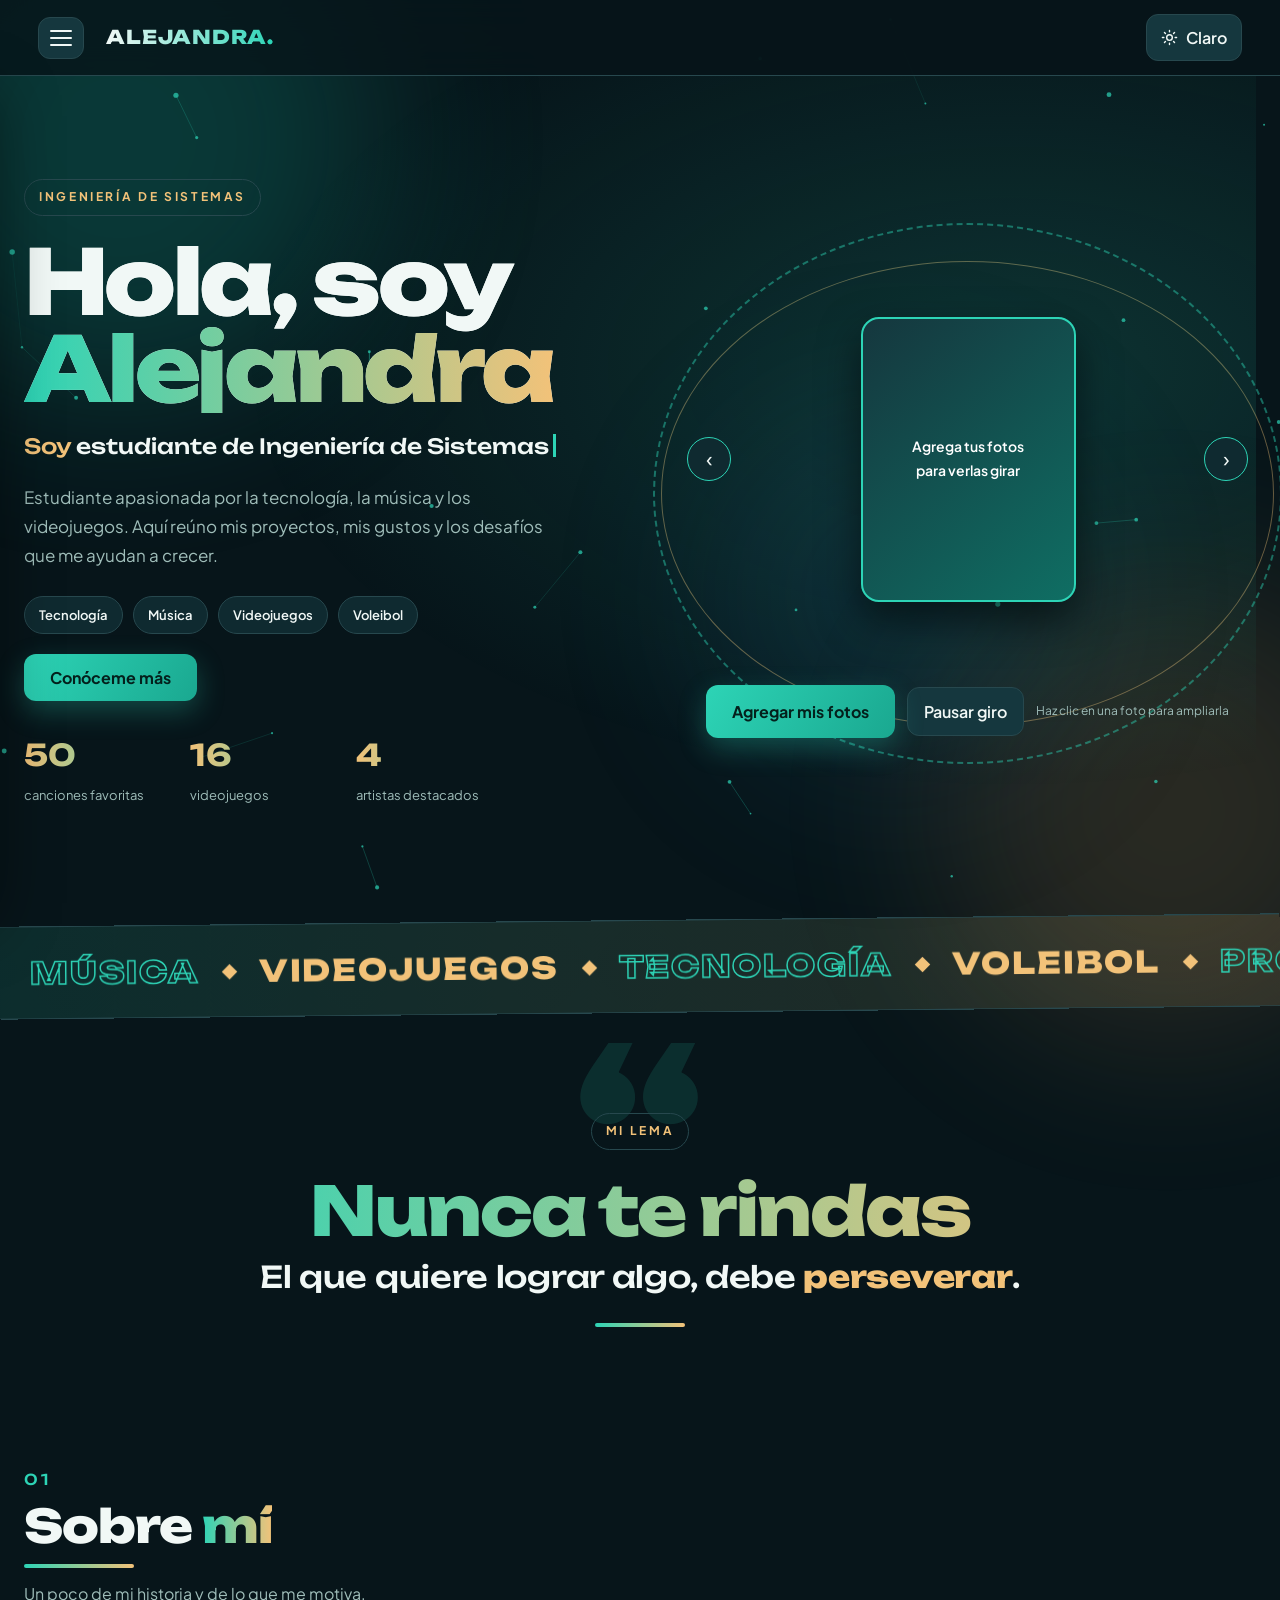
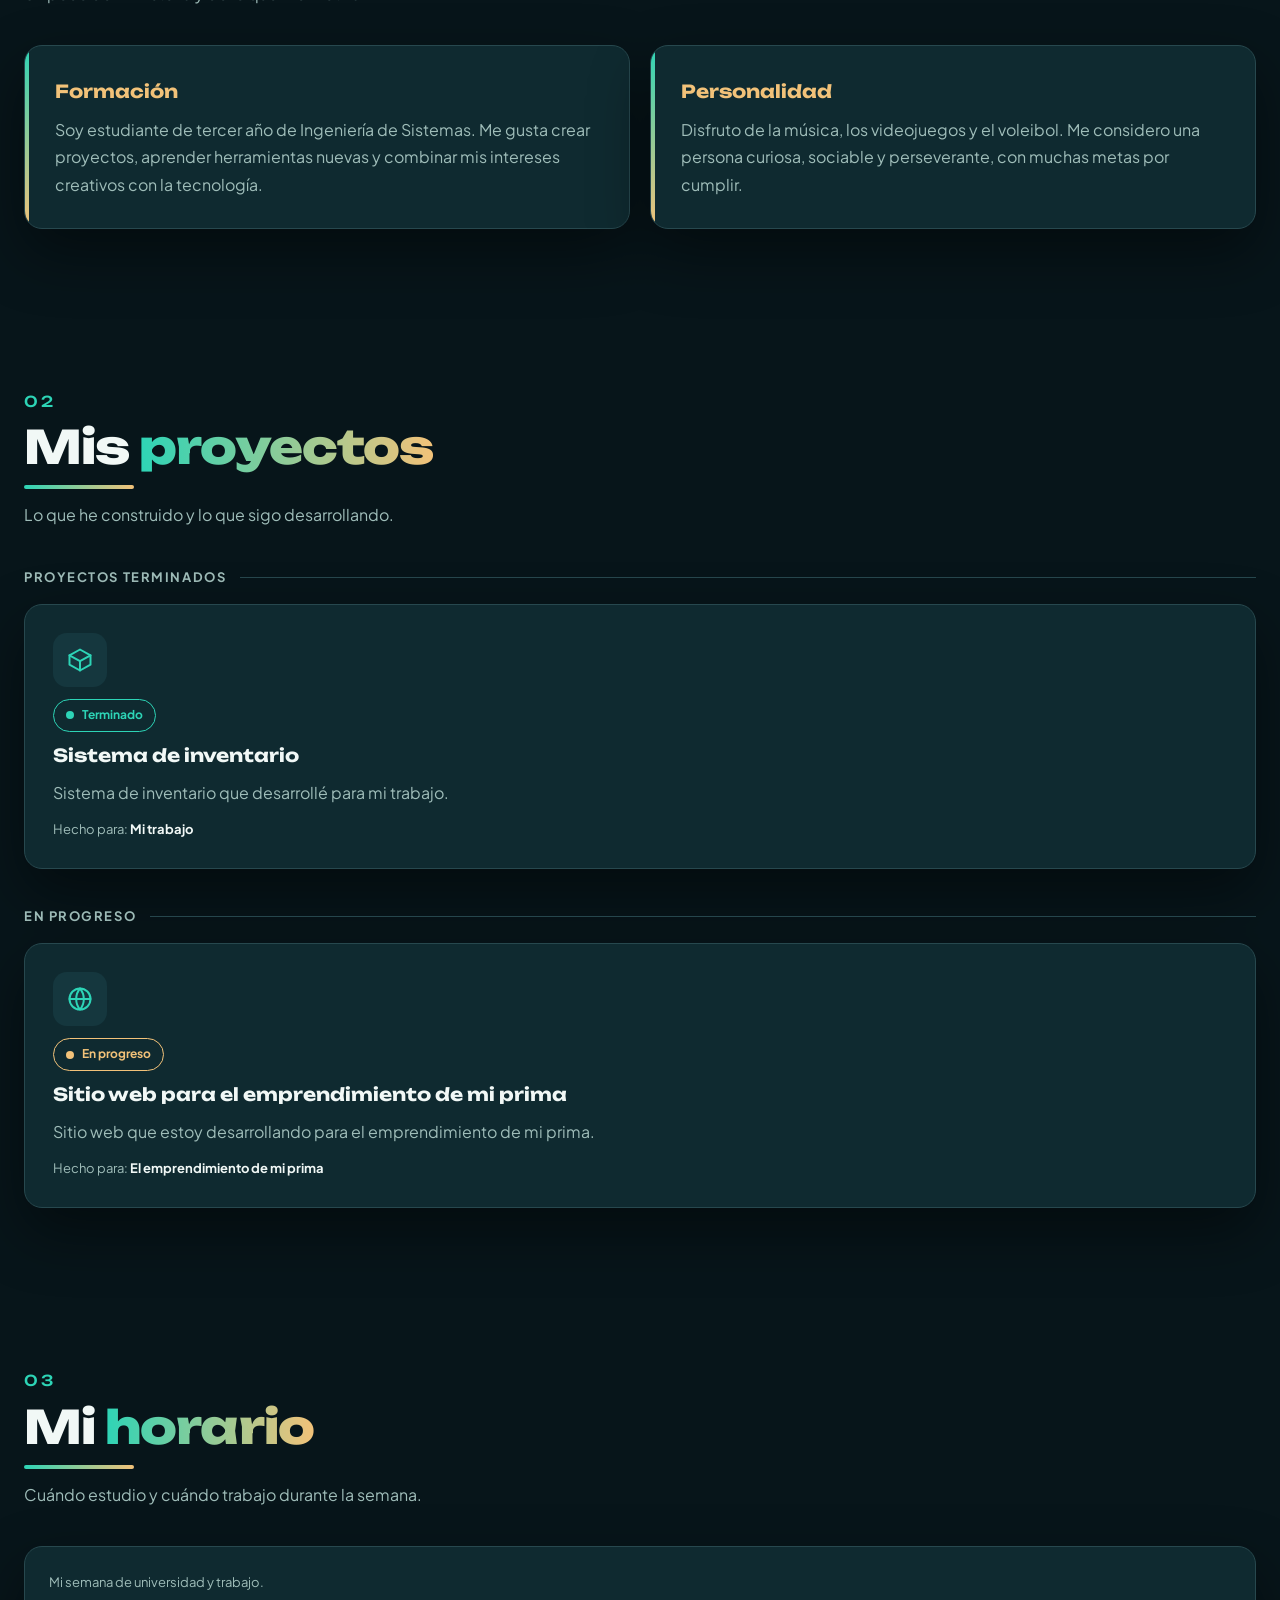
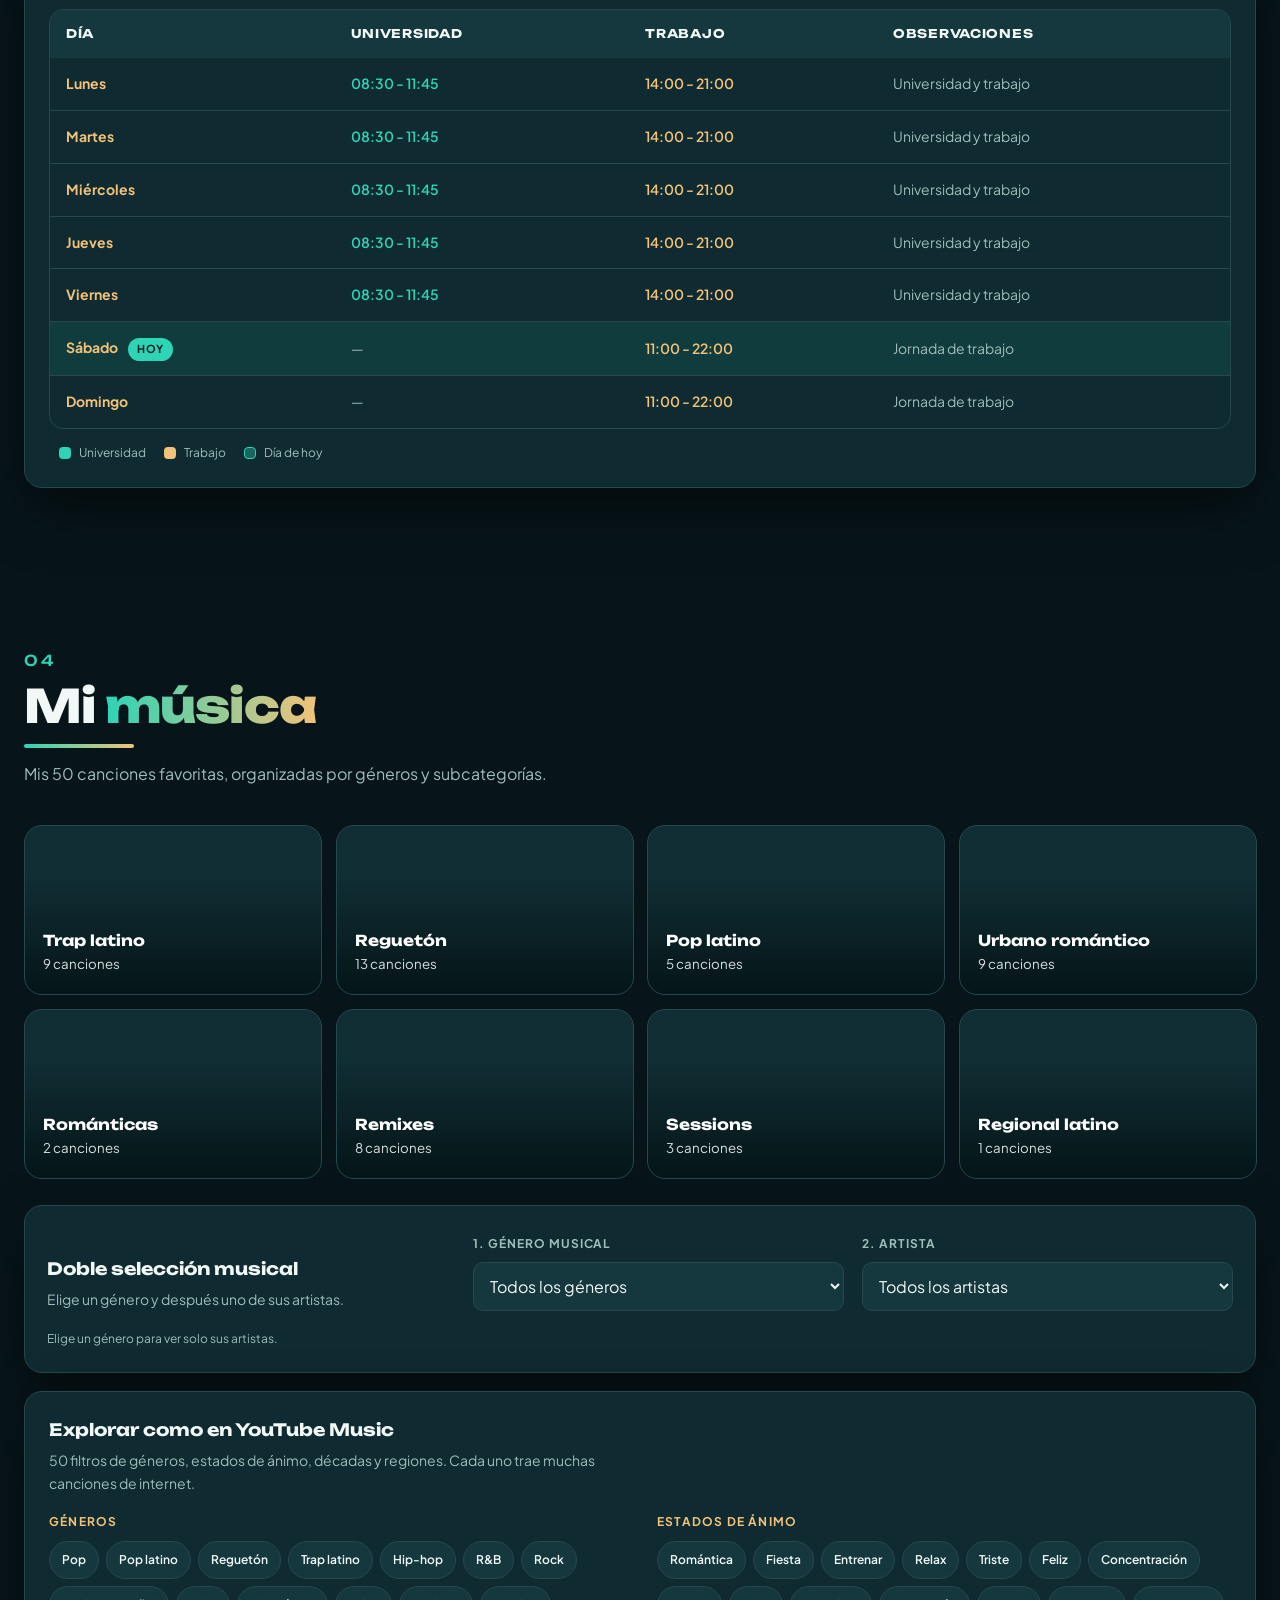
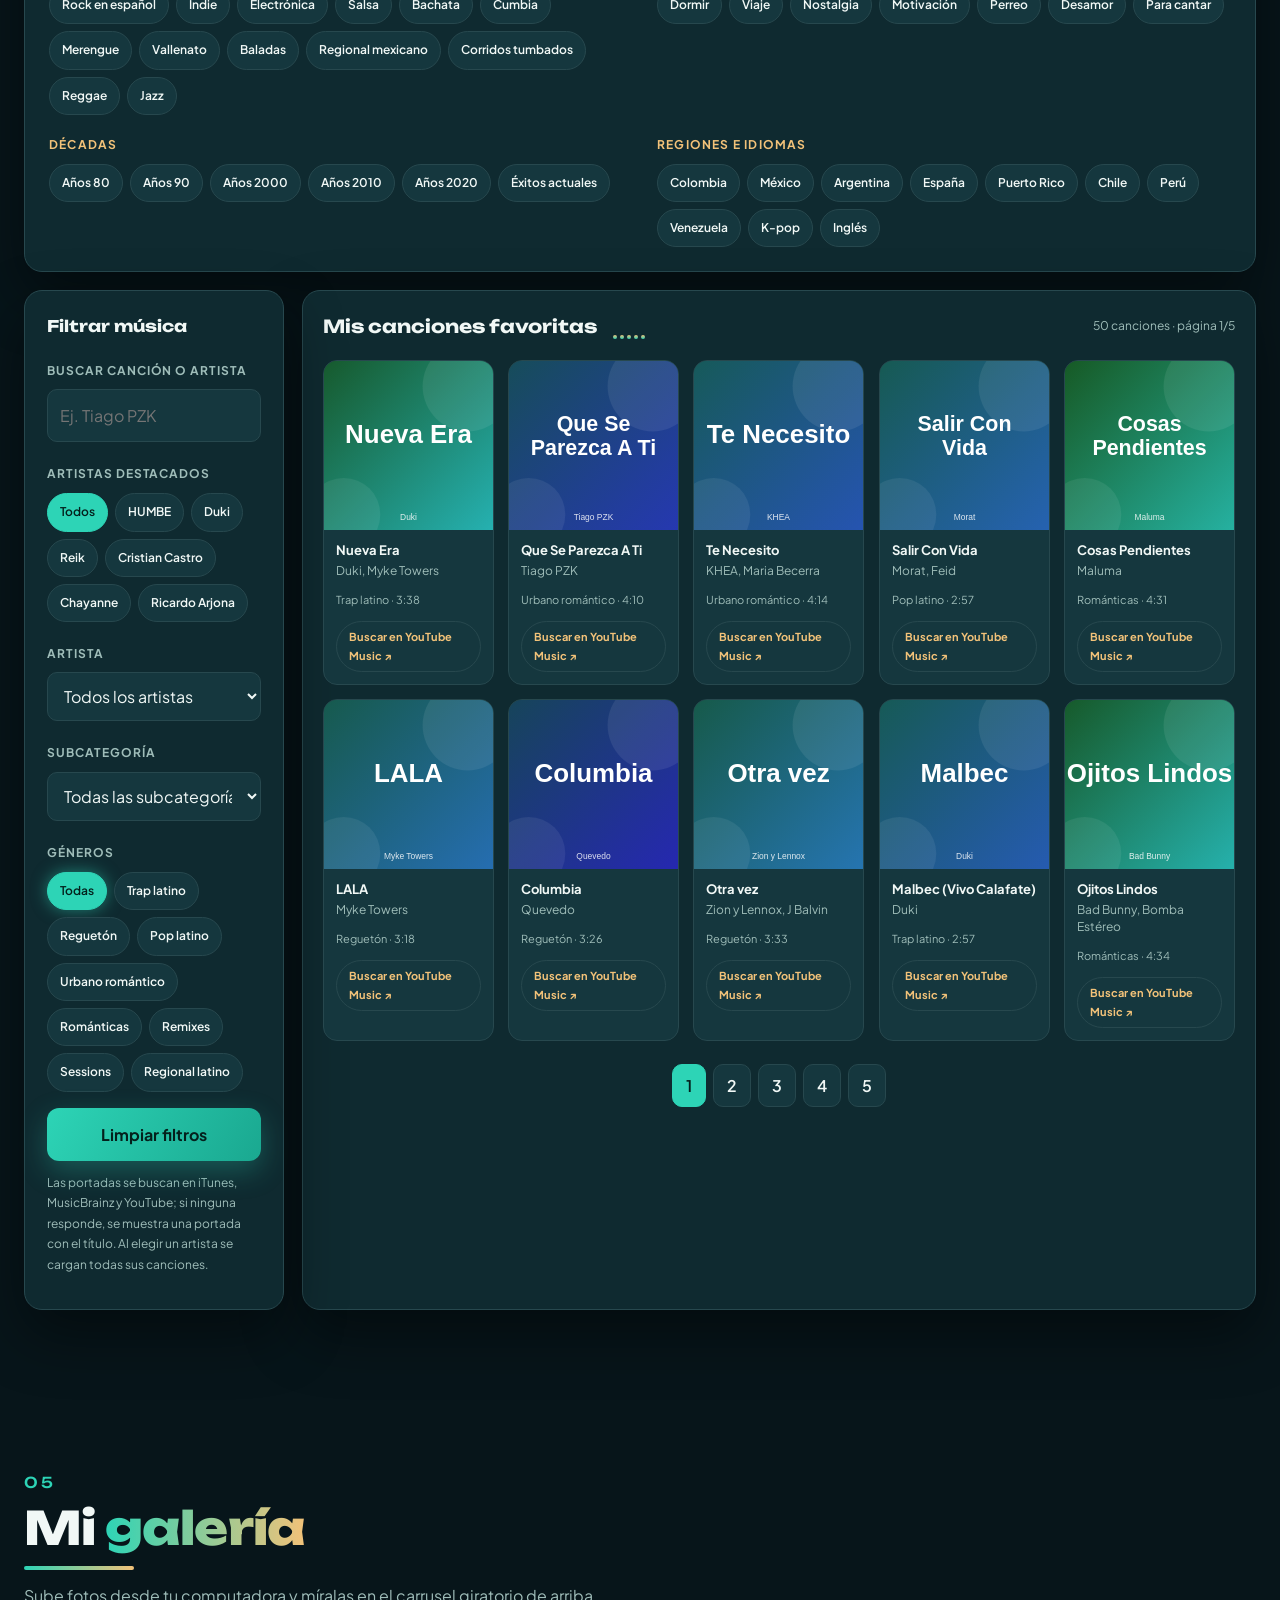
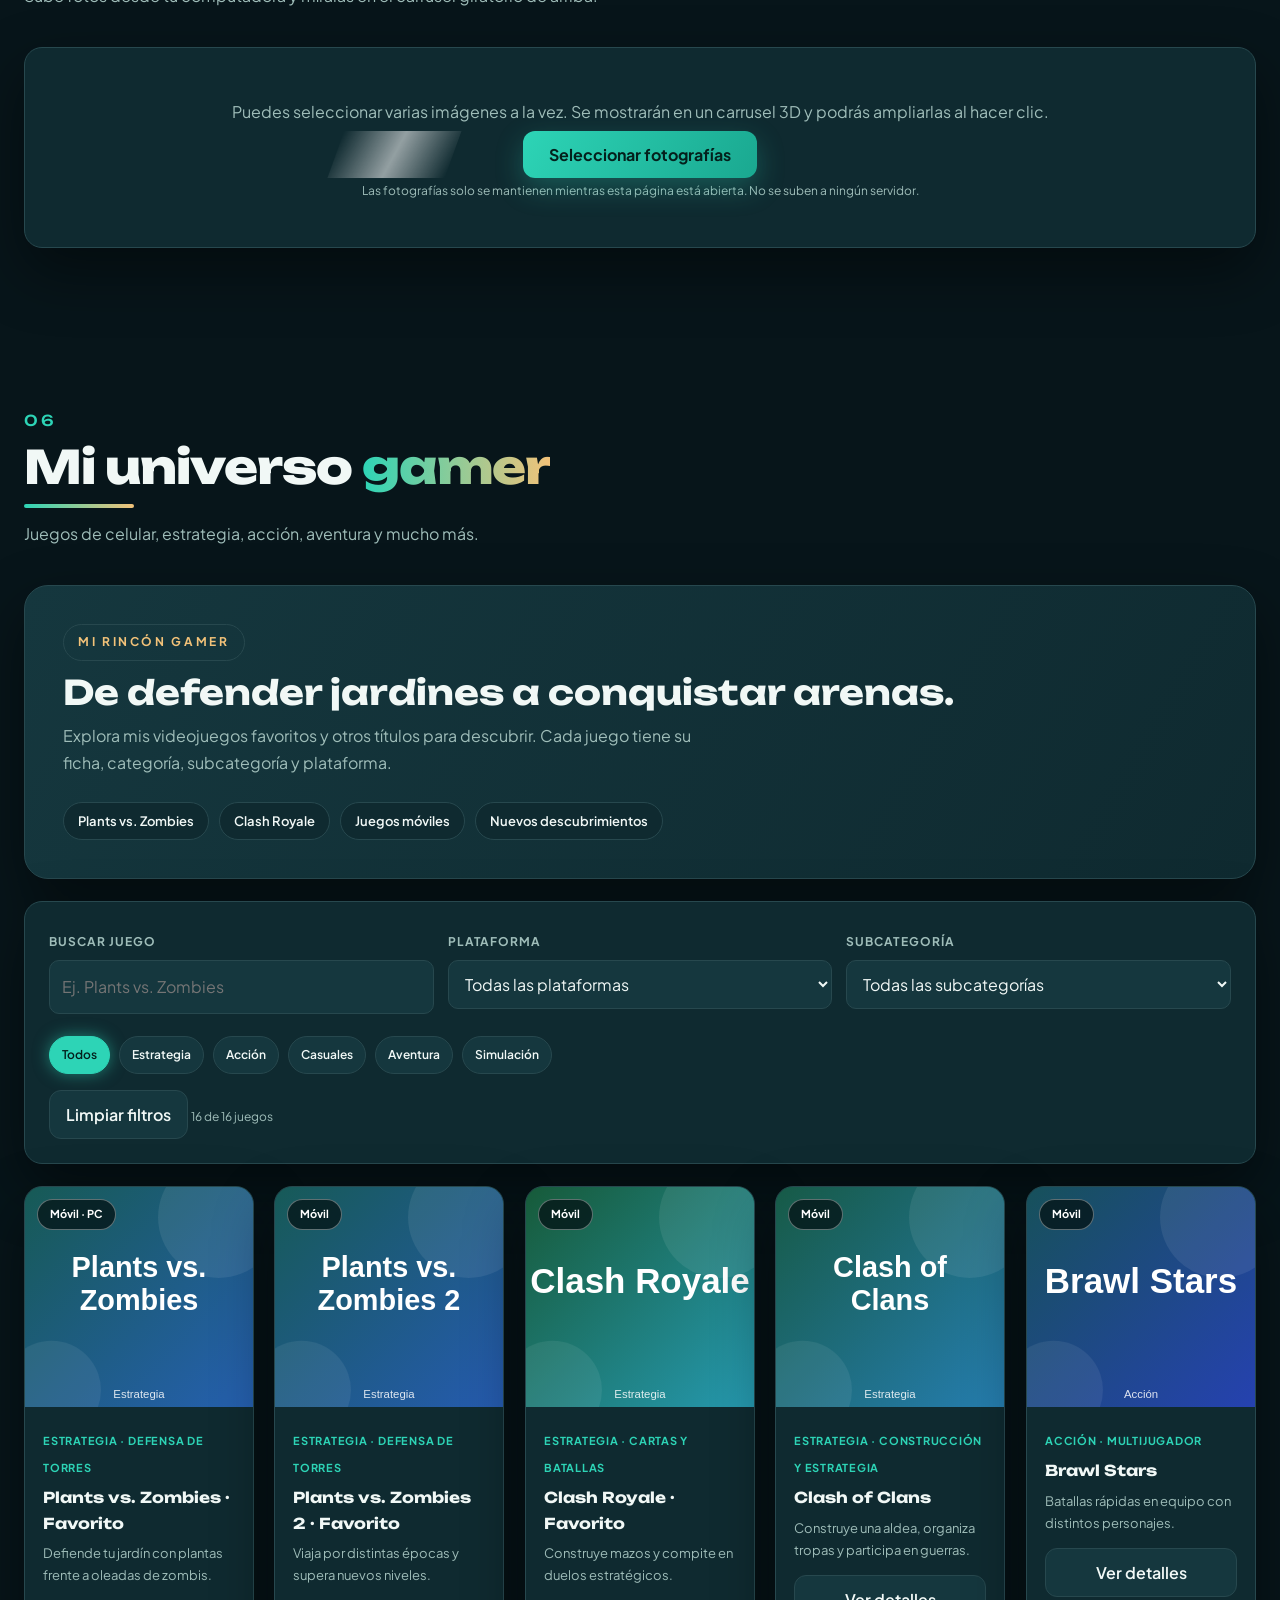
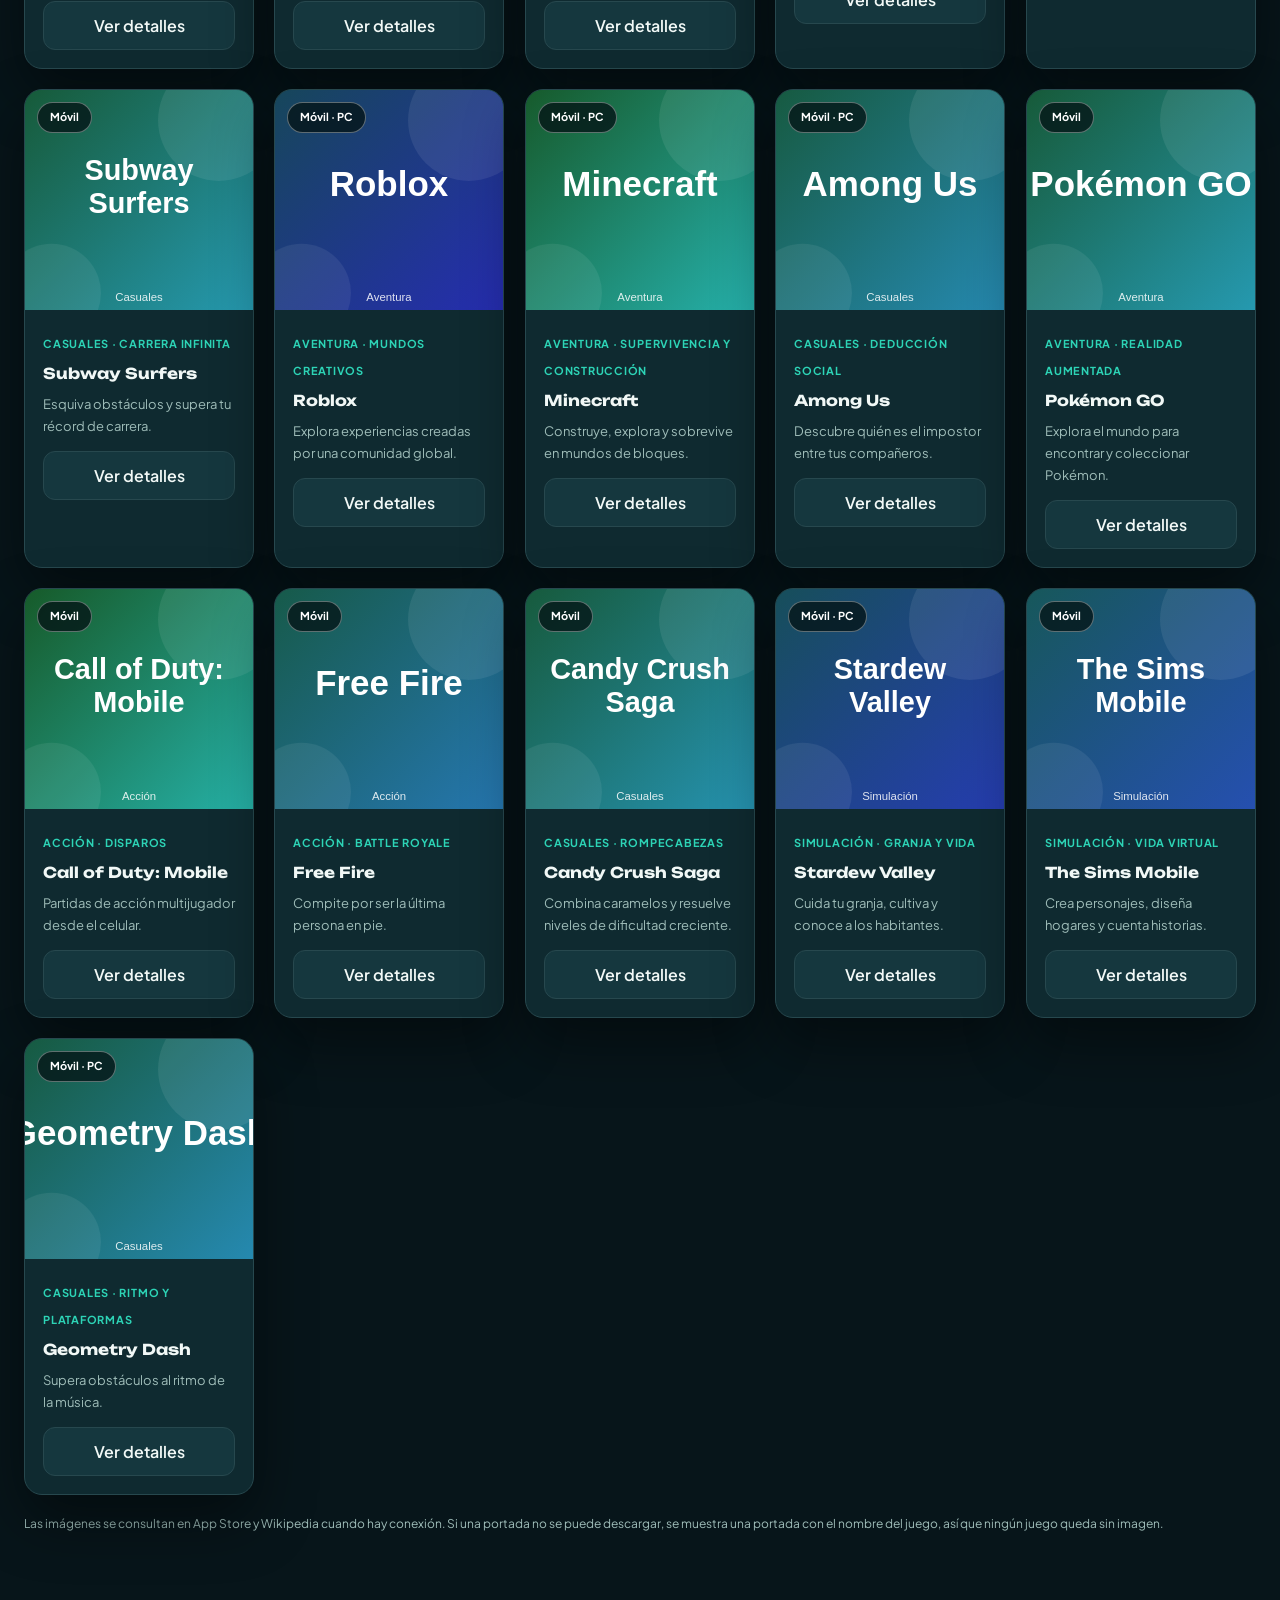
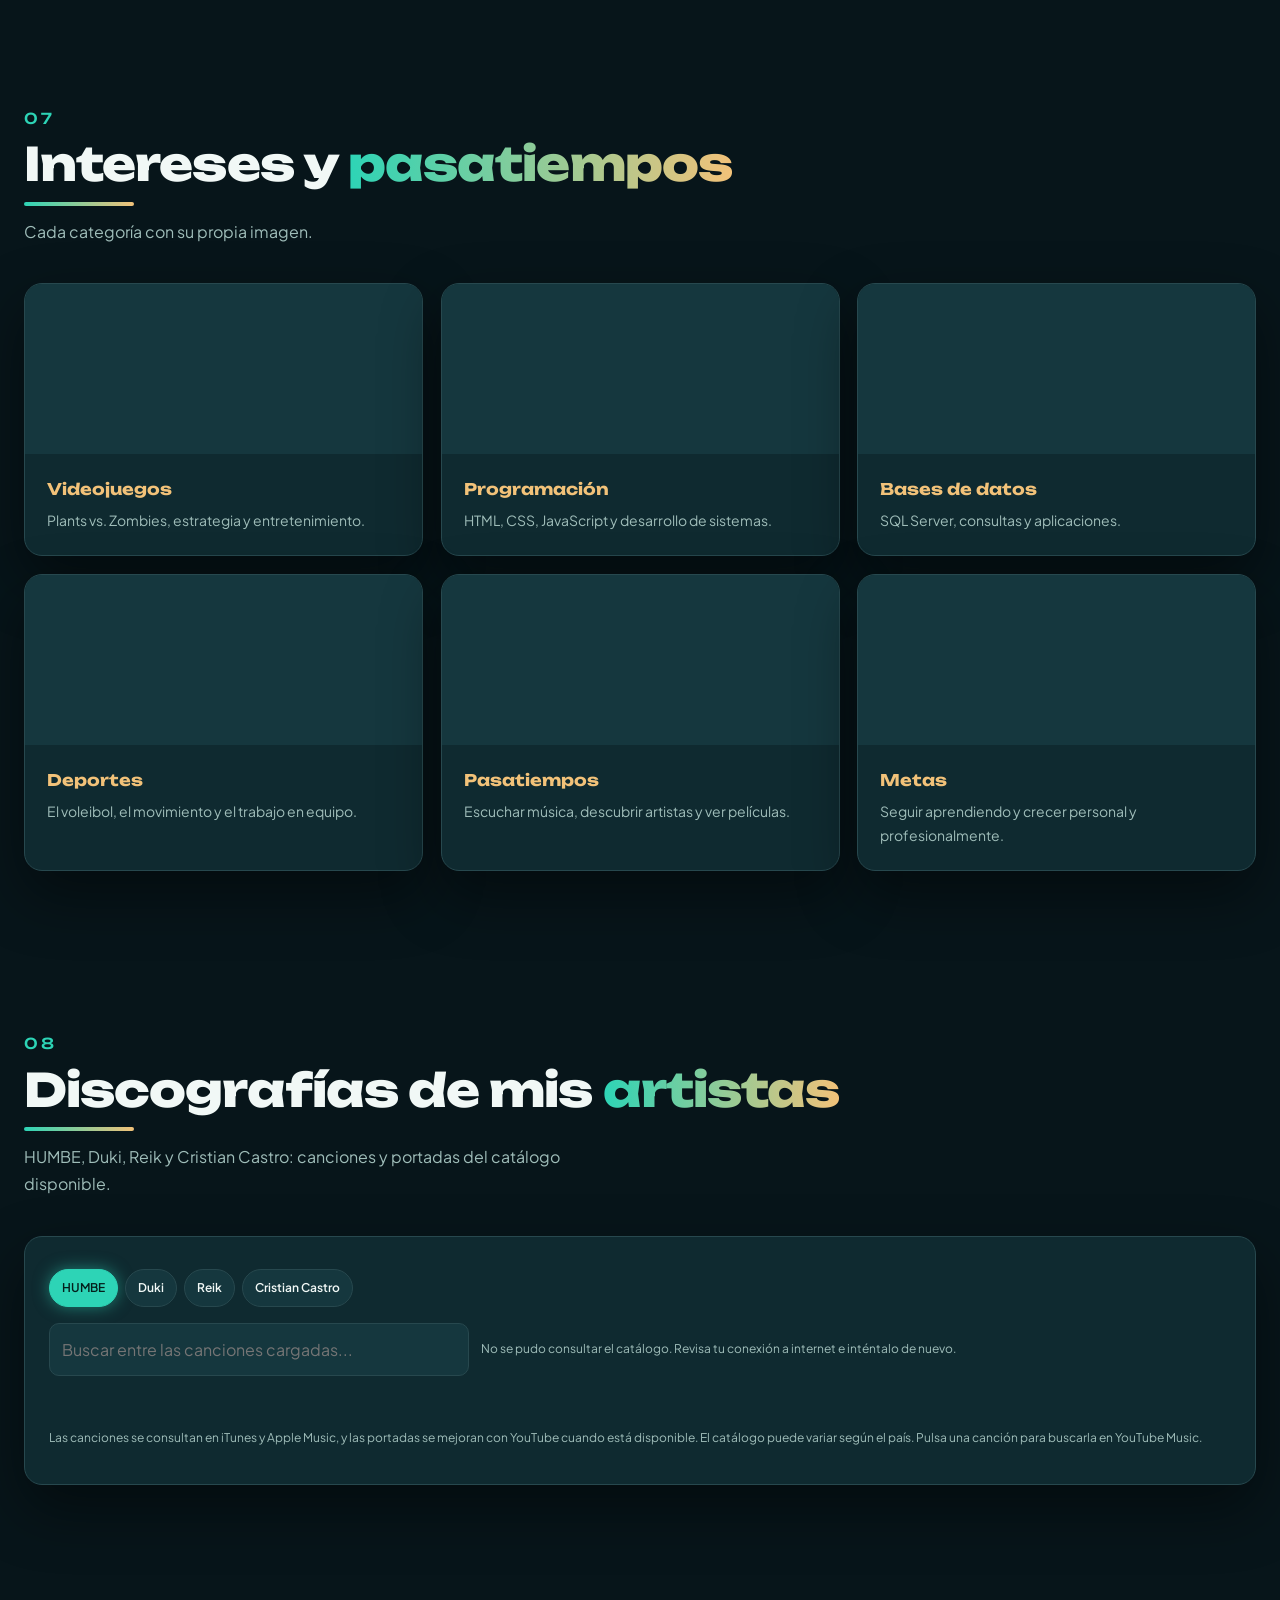
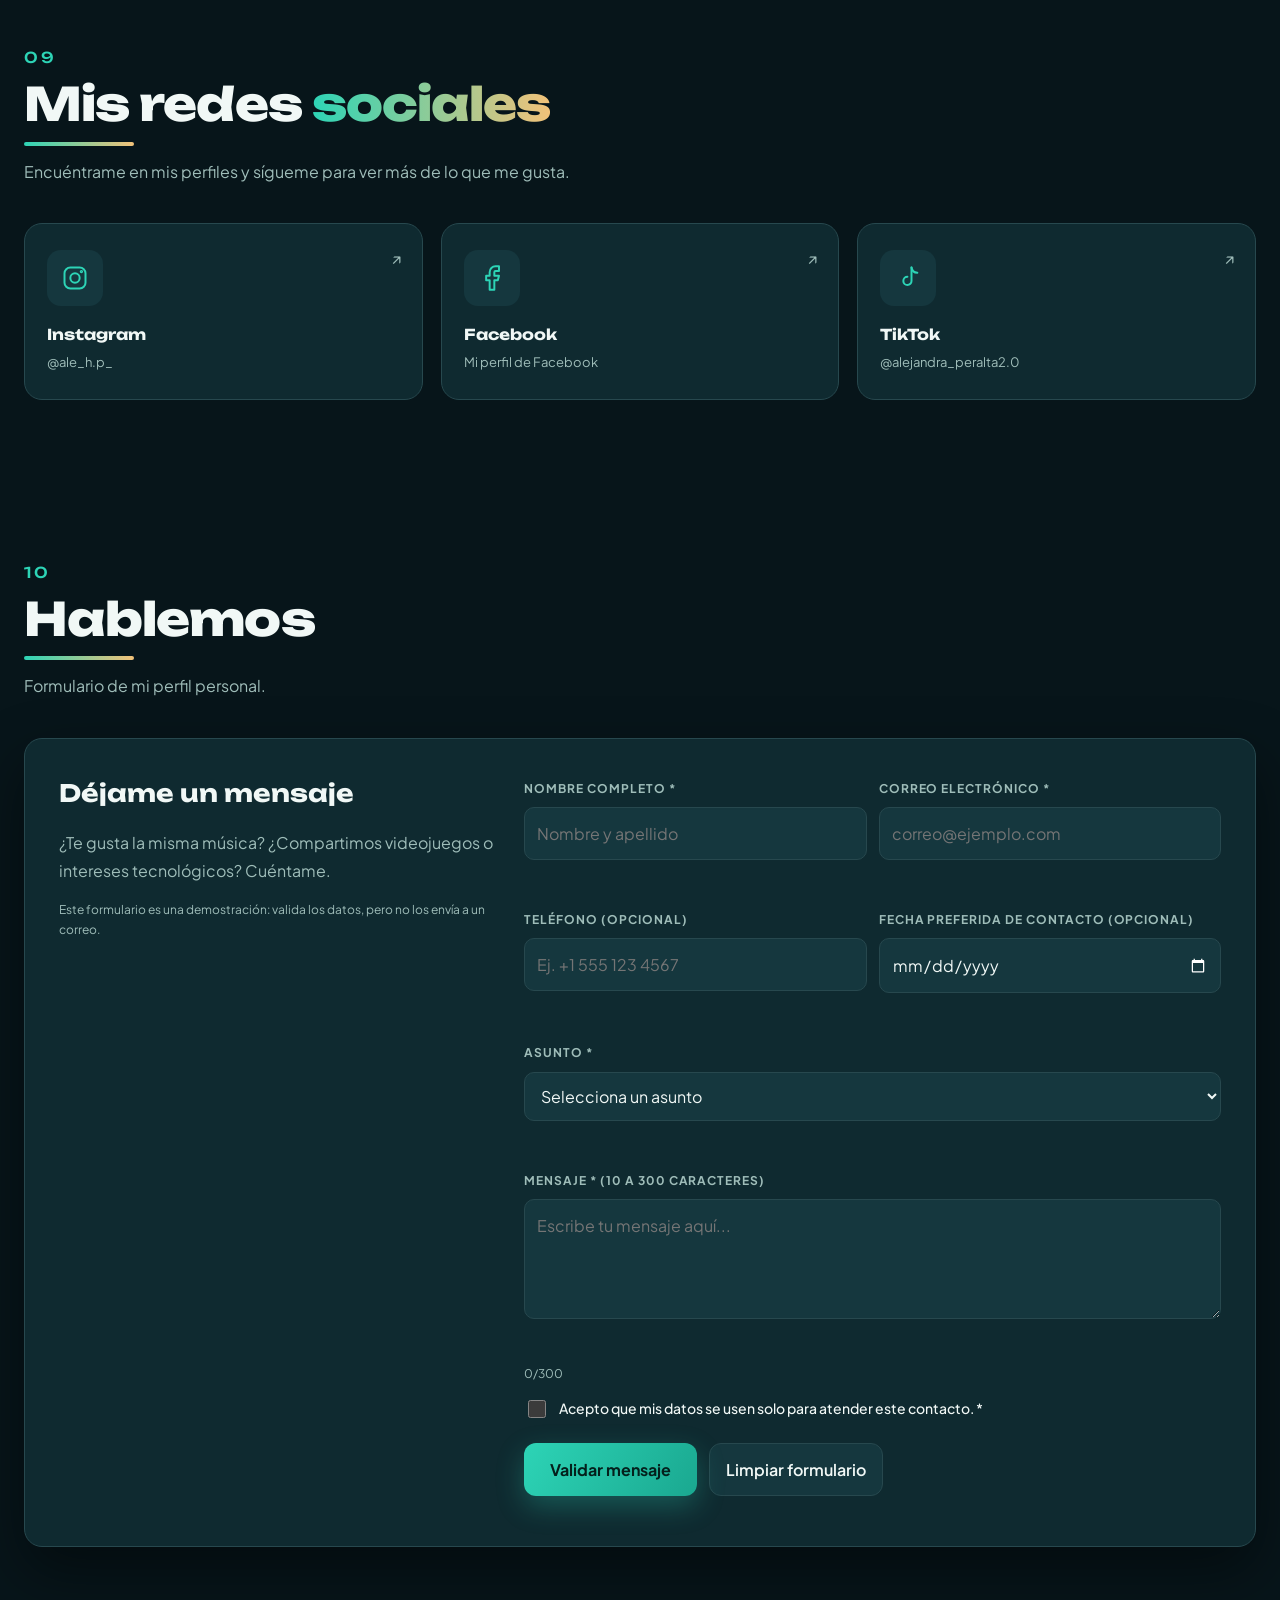
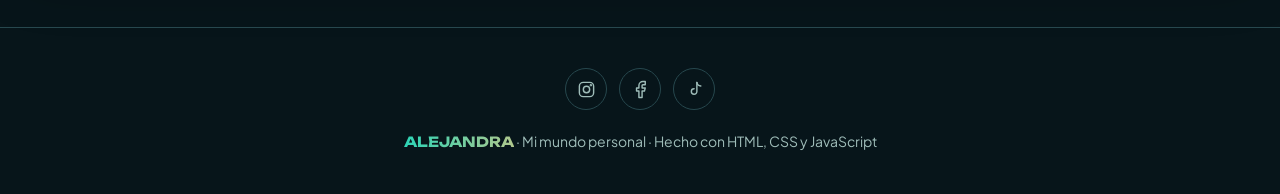
<file: index.html>
<!doctype html>
<html lang="es">
<head>
<meta charset="utf-8">
<meta name="viewport" content="width=device-width,initial-scale=1">
<title>Alejandra | Portafolio personal</title>
<link rel="preconnect" href="https://fonts.googleapis.com">
<link rel="preconnect" href="https://fonts.gstatic.com" crossorigin>
<link href="https://fonts.googleapis.com/css2?family=Unbounded:wght@500;700;800&family=Plus+Jakarta+Sans:wght@400;500;600;700&display=swap" rel="stylesheet">
<link rel="stylesheet" href="estilo.css">
</head>
<body>
<div id="progress"></div><div class="glow" id="glow"></div><div class="blob b1"></div><div class="blob b2"></div><div class="blob b3"></div><canvas id="bg"></canvas><button id="totop" aria-label="Volver arriba">&#8593;</button>
<header class="top">
<button class="iconbtn menu" id="hamb" aria-expanded="false" aria-controls="drawer" aria-label="Abrir menú"><span></span><span></span><span></span></button>
<a class="brand" href="#inicio">ALEJANDRA<span>.</span></a>
<nav class="toplinks"><a href="#inicio">Inicio</a><a href="#sobre">Sobre mí</a><a href="#proyectos">Proyectos</a><a href="#horario">Horario</a><a href="#musica">Música</a><a href="#galeria">Galería</a><a href="#juegos">Juegos</a><a href="#intereses">Intereses</a><a href="#discografias">Discografías</a><a href="#redes">Redes</a><a href="#contacto">Contacto</a></nav>
<button class="iconbtn" id="theme" aria-label="Cambiar entre tema claro y oscuro"><span class="t-dark"><svg viewBox="0 0 24 24" aria-hidden="true"><circle cx="12" cy="12" r="4"/><path d="M12 2v2M12 20v2M4.9 4.9l1.4 1.4M17.7 17.7l1.4 1.4M2 12h2M20 12h2M4.9 19.1l1.4-1.4M17.7 6.3l1.4-1.4"/></svg>Claro</span><span class="t-light"><svg viewBox="0 0 24 24" aria-hidden="true"><path d="M21 12.8A9 9 0 1 1 11.2 3a7 7 0 0 0 9.8 9.8z"/></svg>Oscuro</span></button>
</header>
<aside class="drawer" id="drawer"><a href="#inicio">Inicio</a><a href="#sobre">Sobre mí</a><a href="#proyectos">Proyectos</a><a href="#horario">Horario</a><a href="#musica">Música</a><a href="#galeria">Galería</a><a href="#juegos">Videojuegos</a><a href="#intereses">Intereses</a><a href="#discografias">Discografías</a><a href="#redes">Redes sociales</a><a href="#contacto">Contacto</a></aside><div id="scrim"></div>
<main>
<section class="hero" id="inicio">
<div>
<span class="eyebrow">Ingeniería de Sistemas</span>
<h1>Hola, soy <span>Alejandra</span></h1>
<div class="typed">Soy <b id="typed"></b><i class="caret"></i></div>
<p>Estudiante apasionada por la tecnología, la música y los videojuegos. Aquí reúno mis proyectos, mis gustos y los desafíos que me ayudan a crecer.</p>
<div class="tags"><span class="tag">Tecnología</span><span class="tag">Música</span><span class="tag">Videojuegos</span><span class="tag">Voleibol</span></div>
<a class="btn primary" href="#sobre">Conóceme más</a>
<div class="stats"><div><b data-count="50">0</b><small>canciones favoritas</small></div><div><b data-count="16">0</b><small>videojuegos</small></div><div><b data-count="4">0</b><small>artistas destacados</small></div></div>
</div>
<div>
<div class="carousel" id="carousel"><div class="stage" id="stage"></div><button class="carbtn prev" id="prev" aria-label="Foto anterior">&#8249;</button><button class="carbtn next" id="next" aria-label="Foto siguiente">&#8250;</button></div>
<div class="carousel-controls"><label class="btn primary" for="upload">Agregar mis fotos</label><input id="upload" type="file" accept="image/*" multiple hidden><button class="iconbtn" id="auto">Pausar giro</button><span class="hint">Haz clic en una foto para ampliarla</span></div>
</div>
</section>

<div class="marquee" aria-hidden="true"><div class="track"><span>MÚSICA</span><span>VIDEOJUEGOS</span><span>TECNOLOGÍA</span><span>VOLEIBOL</span><span>PROGRAMACIÓN</span><span>BASES DE DATOS</span><span>CREATIVIDAD</span><span>PERSEVERANCIA</span><span>MÚSICA</span><span>VIDEOJUEGOS</span><span>TECNOLOGÍA</span><span>VOLEIBOL</span><span>PROGRAMACIÓN</span><span>BASES DE DATOS</span><span>CREATIVIDAD</span><span>PERSEVERANCIA</span><span>MÚSICA</span><span>VIDEOJUEGOS</span><span>TECNOLOGÍA</span><span>VOLEIBOL</span><span>PROGRAMACIÓN</span><span>BASES DE DATOS</span><span>CREATIVIDAD</span><span>PERSEVERANCIA</span><span>MÚSICA</span><span>VIDEOJUEGOS</span><span>TECNOLOGÍA</span><span>VOLEIBOL</span><span>PROGRAMACIÓN</span><span>BASES DE DATOS</span><span>CREATIVIDAD</span><span>PERSEVERANCIA</span></div></div>
<section class="quote" id="frase">
<span class="qeyebrow">Mi lema</span>
<h2><span class="big">Nunca te rindas</span><span class="small">El que quiere lograr algo, debe <b>perseverar</b>.</span></h2>
<div class="qline"></div>
</section>
<section id="sobre">
<div class="sectionhead"><span class="num">01</span><h2>Sobre <em>mí</em></h2><p>Un poco de mi historia y de lo que me motiva.</p></div>
<div class="about">
<div class="panel"><h3>Formación</h3><p>Soy estudiante de tercer año de Ingeniería de Sistemas. Me gusta crear proyectos, aprender herramientas nuevas y combinar mis intereses creativos con la tecnología.</p></div>
<div class="panel"><h3>Personalidad</h3><p>Disfruto de la música, los videojuegos y el voleibol. Me considero una persona curiosa, sociable y perseverante, con muchas metas por cumplir.</p></div>
</div>
</section>

<section id="proyectos">
<div class="sectionhead"><span class="num">02</span><h2>Mis <em>proyectos</em></h2><p>Lo que he construido y lo que sigo desarrollando.</p></div>
<div id="projects"></div>
</section>

<section id="horario">
<div class="sectionhead"><span class="num">03</span><h2>Mi <em>horario</em></h2><p>Cuándo estudio y cuándo trabajo durante la semana.</p></div>
<div class="panel schedpanel">
<div class="schedtop"><span class="schedstat" id="schedStatus" role="status">Mi semana de universidad y trabajo.</span><button class="btn" type="button" id="schedRefresh">Actualizar horario</button></div>
<div class="tablewrap"><table id="schedule"></table></div>
<p class="hint schedlegend"><span class="lg uni"></span>Universidad <span class="lg work"></span>Trabajo <span class="lg today"></span>Día de hoy</p>
</div>
</section>

<section id="musica">
<div class="sectionhead"><span class="num">04</span><h2>Mi <em>música</em></h2><p>Mis 50 canciones favoritas, organizadas por géneros y subcategorías.</p></div>
<div class="categories" id="categories"></div>
<!-- Doble selección: género -> artista (listas dependientes) -->
<div class="panel dual" id="dual"><div class="dualhead"><h3>Doble selección musical</h3><p>Elige un género y después uno de sus artistas.</p></div><div><label for="genreSel">1. Género musical</label><select class="field" id="genreSel"></select></div><div><label for="artistSel">2. Artista</label><select class="field" id="artistSel"></select></div><p class="hint" id="dualInfo"></p></div>
<!-- Explorar al estilo YouTube Music: 50 filtros que traen canciones de internet -->
<div class="panel explore" id="explore"><div class="exhead"><div><h3>Explorar como en YouTube Music</h3><p>50 filtros de géneros, estados de ánimo, décadas y regiones. Cada uno trae muchas canciones de internet.</p></div><div class="exbadge" id="exBadge" hidden><span id="exName"></span><button type="button" class="chip" id="exClear">Quitar</button></div></div><div class="exgroups" id="exGroups"></div></div>
<div class="musiclayout">
<aside class="panel sidebar">
<h3>Filtrar música</h3>
<label for="search">Buscar canción o artista</label><input class="field" id="search" placeholder="Ej. Tiago PZK">
<label>Artistas destacados</label>
<div class="artistquick" id="artistquick"><button type="button" class="artistpick selected" data-artist="">Todos</button><button type="button" class="artistpick" data-artist="HUMBE">HUMBE</button><button type="button" class="artistpick" data-artist="Duki">Duki</button><button type="button" class="artistpick" data-artist="Reik">Reik</button><button type="button" class="artistpick" data-artist="Cristian Castro">Cristian Castro</button><button type="button" class="artistpick" data-artist="Chayanne">Chayanne</button><button type="button" class="artistpick" data-artist="Ricardo Arjona">Ricardo Arjona</button></div>
<label for="artist">Artista</label><select class="field" id="artist"><option value="">Todos los artistas</option></select>
<label for="sub">Subcategoría</label><select class="field" id="sub"><option value="">Todas las subcategorías</option></select>
<label>Géneros</label><div class="filters" id="filters"></div>
<button class="btn primary" id="reset" style="width:100%">Limpiar filtros</button>
<p class="hint" style="margin-top:12px">Las portadas se buscan en iTunes, MusicBrainz y YouTube; si ninguna responde, se muestra una portada con el título. Al elegir un artista se cargan todas sus canciones.</p>
</aside>
<div class="panel songs"><div class="songshead"><h3>Mis canciones favoritas <span class="eq"><i></i><i></i><i></i><i></i><i></i></span></h3><span id="count" class="hint"></span></div><div class="songgrid" id="songgrid"></div><div class="pages" id="pages"></div></div>
</div>
</section>

<section id="galeria">
<div class="sectionhead"><span class="num">05</span><h2>Mi <em>galería</em></h2><p>Sube fotos desde tu computadora y míralas en el carrusel giratorio de arriba.</p></div>
<div class="panel" style="padding:34px;text-align:center"><p style="color:var(--muted)">Puedes seleccionar varias imágenes a la vez. Se mostrarán en un carrusel 3D y podrás ampliarlas al hacer clic.</p><label class="btn primary" for="upload">Seleccionar fotografías</label><p class="hint">Las fotografías solo se mantienen mientras esta página está abierta. No se suben a ningún servidor.</p></div>
</section>

<section id="juegos">
<div class="sectionhead"><span class="num">06</span><h2>Mi universo <em>gamer</em></h2><p>Juegos de celular, estrategia, acción, aventura y mucho más.</p></div>
<div class="gamehero"><span class="eyebrow">Mi rincón gamer</span><h3>De defender jardines a conquistar arenas.</h3><p>Explora mis videojuegos favoritos y otros títulos para descubrir. Cada juego tiene su ficha, categoría, subcategoría y plataforma.</p><div class="tags"><span class="tag">Plants vs. Zombies</span><span class="tag">Clash Royale</span><span class="tag">Juegos móviles</span><span class="tag">Nuevos descubrimientos</span></div></div>
<div class="panel" style="padding:24px;margin-bottom:22px">
<div class="gamefilters"><div><label for="gameSearch">Buscar juego</label><input class="field" id="gameSearch" placeholder="Ej. Plants vs. Zombies"></div><div><label for="gamePlatform">Plataforma</label><select class="field" id="gamePlatform"><option value="">Todas las plataformas</option><option value="Móvil">Celular</option><option value="PC">Computadora</option></select></div><div><label for="gameSub">Subcategoría</label><select class="field" id="gameSub"><option value="">Todas las subcategorías</option></select></div></div>
<div class="gamechips" id="gameCategories" aria-label="Filtrar por categoría"></div>
<button class="btn" id="gameReset" type="button">Limpiar filtros</button> <span class="hint" id="gameCount" aria-live="polite"></span>
</div>
<div class="gamegrid" id="gameGrid"></div>
<p class="hint" style="margin-top:18px">Las imágenes se consultan en App Store y Wikipedia cuando hay conexión. Si una portada no se puede descargar, se muestra una portada con el nombre del juego, así que ningún juego queda sin imagen.</p>
</section>
<dialog id="gameDialog"><button class="iconbtn" id="gameClose" style="float:right" aria-label="Cerrar">Cerrar</button><div id="gameDetail" style="clear:both"></div></dialog>

<section id="intereses">
<div class="sectionhead"><span class="num">07</span><h2>Intereses y <em>pasatiempos</em></h2><p>Cada categoría con su propia imagen.</p></div>
<div class="cards" id="interestcards"></div>
</section>

<section id="discografias">
<div class="sectionhead"><span class="num">08</span><h2>Discografías de mis <em>artistas</em></h2><p>HUMBE, Duki, Reik y Cristian Castro: canciones y portadas del catálogo disponible.</p></div>
<div class="panel" style="padding:24px">
<div class="filters" id="artistTabs" aria-label="Elegir artista"></div>
<div style="display:flex;gap:12px;flex-wrap:wrap;align-items:center;margin:14px 0"><input class="field" id="artistSongSearch" placeholder="Buscar entre las canciones cargadas..." style="max-width:420px;margin:0"><span class="hint" id="discStatus" role="status">Selecciona un artista</span></div>
<div class="songgrid" id="discGrid"></div><div class="pages" id="discPages"></div>
<p class="hint" style="margin-top:16px">Las canciones se consultan en iTunes y Apple Music, y las portadas se mejoran con YouTube cuando está disponible. El catálogo puede variar según el país. Pulsa una canción para buscarla en YouTube Music.</p>
</div>
</section>

<section id="redes">
<div class="sectionhead"><span class="num">09</span><h2>Mis redes <em>sociales</em></h2><p>Encuéntrame en mis perfiles y sígueme para ver más de lo que me gusta.</p></div>
<div class="socialgrid reveal" id="socialGrid"></div>
</section>

<section id="contacto">
<div class="sectionhead"><span class="num">10</span><h2>Hablemos</h2><p>Formulario de mi perfil personal.</p></div>
<div class="panel formwrap">
<div><h3>Déjame un mensaje</h3><p>¿Te gusta la misma música? ¿Compartimos videojuegos o intereses tecnológicos? Cuéntame.</p><p class="hint">Este formulario es una demostración: valida los datos, pero no los envía a un correo.</p></div>
<form id="contact" novalidate><div class="formgrid">
<div><label for="name">Nombre completo *</label><input class="field" id="name" maxlength="60" autocomplete="name" placeholder="Nombre y apellido"><small class="error" id="ename"></small></div>
<div><label for="email">Correo electrónico *</label><input class="field" id="email" inputmode="email" autocomplete="email" placeholder="correo@ejemplo.com"><small class="error" id="eemail"></small></div>
<div><label for="phone">Teléfono (opcional)</label><input class="field" id="phone" type="tel" inputmode="tel" autocomplete="tel" placeholder="Ej. +1 555 123 4567"><small class="error" id="ephone"></small></div>
<div><label for="date">Fecha preferida de contacto (opcional)</label><input class="field" id="date" type="date"><small class="error" id="edate"></small></div>
<div class="wide"><label for="topic">Asunto *</label><select class="field" id="topic"><option value="">Selecciona un asunto</option><option>Música</option><option>Videojuegos</option><option>Programación</option><option>Consultas</option><option>Otros</option></select><small class="error" id="etopic"></small></div>
<div class="wide"><label for="message">Mensaje * (10 a 300 caracteres)</label><textarea class="field" id="message" maxlength="300" placeholder="Escribe tu mensaje aquí..."></textarea><small class="error" id="emessage"></small><span id="counter" class="hint">0/300</span></div>
<div class="wide"><label class="checkrow"><input type="checkbox" id="accept"><span>Acepto que mis datos se usen solo para atender este contacto. *</span></label><small class="error" id="eaccept"></small></div>
</div><div class="formbtns"><button class="btn primary" type="submit">Validar mensaje</button><button class="btn" type="button" id="cclear">Limpiar formulario</button></div><p id="result" role="status"></p></form>
</div>
</section>
</main>
<footer class="footer"><div class="footsocial" id="footSocial"></div><b>ALEJANDRA</b> &middot; Mi mundo personal &middot; Hecho con HTML, CSS y JavaScript</footer>
<dialog id="zoom" style="padding:15px;max-width:95vw"><button id="closezoom" class="iconbtn" style="float:right">Cerrar</button><img id="bigphoto" alt="Foto ampliada" style="max-width:85vw;max-height:80vh;object-fit:contain;display:block;clear:both"></dialog>
<script src="script.js" defer></script>
</body>
</html>
</file>
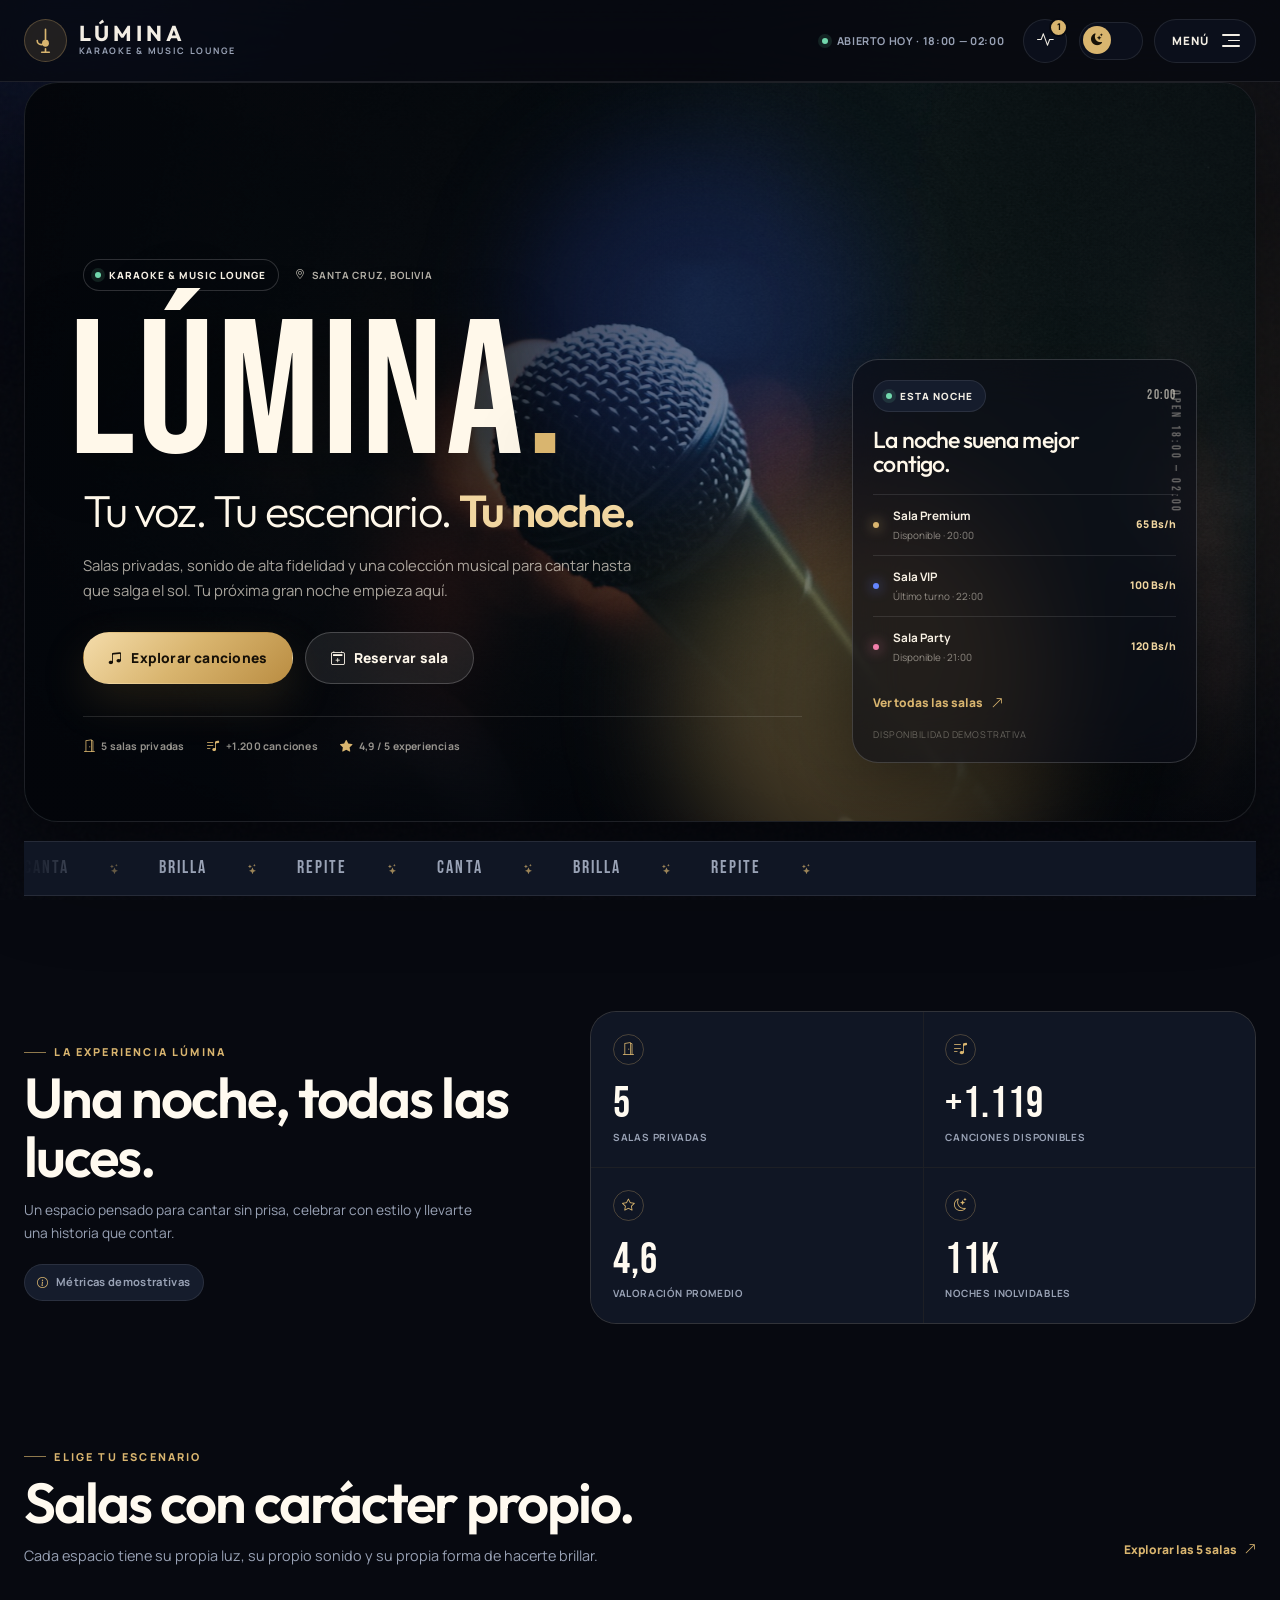
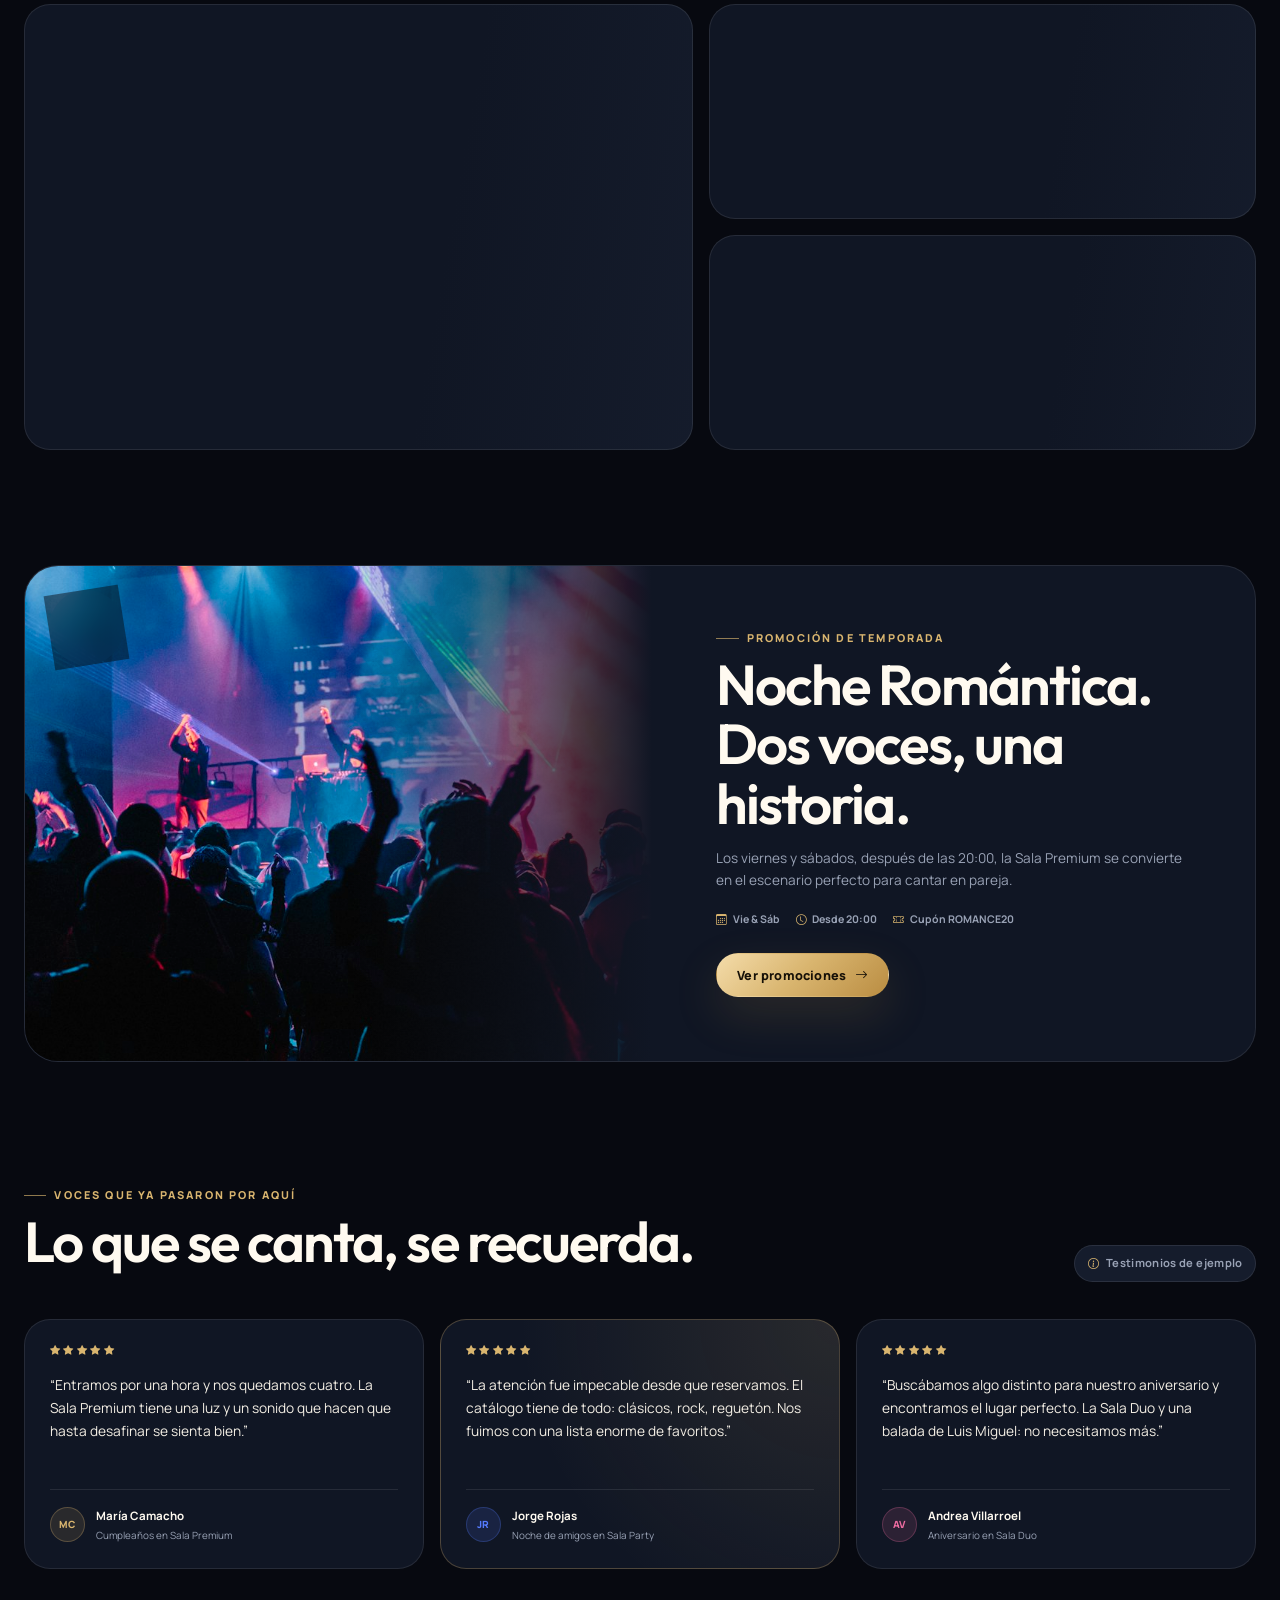
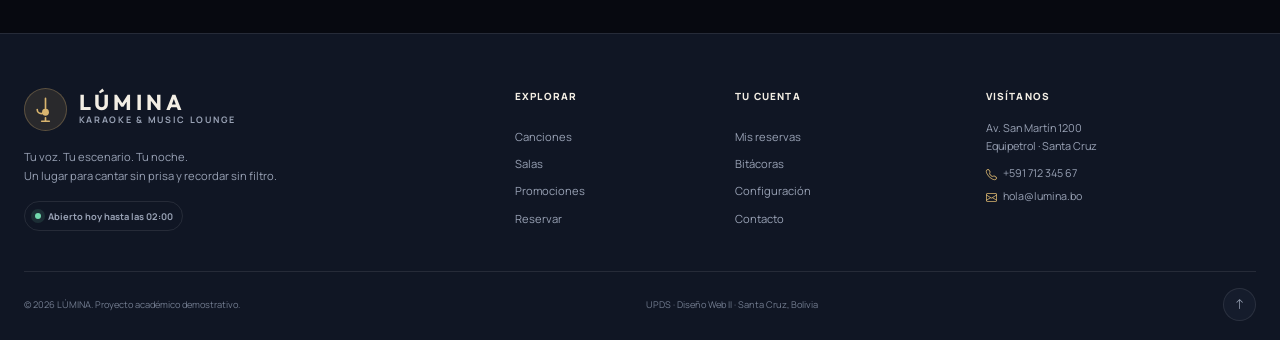
<file: lab-jquery/index.html>
<!DOCTYPE html>
<html lang="es" data-theme="dark">
<head>
  <meta charset="UTF-8">
  <meta name="viewport" content="width=device-width, initial-scale=1">
  <meta name="theme-color" content="#080a10">
  <meta name="description" content="LÚMINA | Karaoke & Music Lounge. Salas privadas, catálogo musical, promociones y reservas en línea. Proyecto académico UPDS.">
  <title>LÚMINA | Karaoke & Music Lounge</title>

  <link rel="icon" href="data:image/svg+xml,%3Csvg xmlns='http://www.w3.org/2000/svg' viewBox='0 0 64 64'%3E%3Crect width='64' height='64' rx='16' fill='%23090c14'/%3E%3Cpath d='M32 9v24a9 9 0 0 1-18 0' fill='none' stroke='%23d9b56f' stroke-width='3' stroke-linecap='round'/%3E%3Cpath d='M26 33h12v7a6 6 0 0 1-12 0z' fill='%23d9b56f'/%3E%3Cpath d='M32 46v9M24 55h16' fill='none' stroke='%23d9b56f' stroke-width='3' stroke-linecap='round'/%3E%3C/svg%3E">

  <link rel="preconnect" href="https://fonts.googleapis.com">
  <link rel="preconnect" href="https://fonts.gstatic.com" crossorigin>
  <link rel="preconnect" href="https://cdn.jsdelivr.net" crossorigin>
  <link href="https://fonts.googleapis.com/css2?family=Bebas+Neue&family=Manrope:wght@400;500;600;700;800&family=Outfit:wght@300;400;500;600;700;800&display=swap" rel="stylesheet">
  <link href="https://cdn.jsdelivr.net/npm/bootstrap@5.3.3/dist/css/bootstrap.min.css" rel="stylesheet">
  <link href="https://cdn.jsdelivr.net/npm/bootstrap-icons@1.11.3/font/bootstrap-icons.min.css" rel="stylesheet">
  <link rel="stylesheet" href="css/estilos.css">

  <script>
    (function () {
      document.documentElement.classList.add('js');
      try {
        var theme = localStorage.getItem('lumina_theme') || 'dark';
        if (theme !== 'light' && theme !== 'dark') theme = 'dark';
        document.documentElement.setAttribute('data-theme', theme);
        if (localStorage.getItem('lumina_reduce_motion') === '1') {
          document.documentElement.classList.add('reduce-motion');
        }
      } catch (error) {
        document.documentElement.setAttribute('data-theme', 'dark');
      }
    })();
  </script>
</head>
<body>
  <a class="skip-link" href="#mainContent">Saltar al contenido principal</a>

  <div class="ambient-light ambient-light-one" aria-hidden="true"></div>
  <div class="ambient-light ambient-light-two" aria-hidden="true"></div>
  <div class="grain-layer" aria-hidden="true"></div>

  <header class="site-header" id="siteHeader">
    <div class="header-inner">
      <a class="brand js-nav" href="#inicio" data-target="inicio" aria-label="Lúmina, ir al inicio">
        <span class="brand-mark" aria-hidden="true">
          <svg viewBox="0 0 42 42" role="img" focusable="false">
            <path d="M21 5v16a6 6 0 0 1-12 0" fill="none" stroke="currentColor" stroke-width="2.4" stroke-linecap="round"/>
            <rect x="16" y="20" width="10" height="10" rx="5" fill="currentColor"/>
            <path d="M21 33v5M15.5 38h11" fill="none" stroke="currentColor" stroke-width="2.4" stroke-linecap="round"/>
          </svg>
        </span>
        <span class="brand-copy">
          <strong>LÚMINA</strong>
          <small>Karaoke &amp; Music Lounge</small>
        </span>
      </a>

      <div class="header-tools">
        <span class="header-open-status d-none d-lg-inline-flex">
          <span class="status-dot" aria-hidden="true"></span>
          Abierto hoy · 18:00 — 02:00
        </span>

        <button class="icon-button log-button" type="button" id="navLogsTop" aria-label="Abrir historial de bitácoras">
          <i class="bi bi-activity" aria-hidden="true"></i>
          <span class="notification-badge" id="logIndicator" hidden>0</span>
        </button>

        <button class="theme-toggle" type="button" id="themeToggle" aria-label="Cambiar a modo claro" aria-pressed="false">
          <span class="theme-toggle-track" aria-hidden="true">
            <span class="theme-toggle-thumb">
              <i class="bi bi-moon-stars-fill icon-moon"></i>
              <i class="bi bi-brightness-high-fill icon-sun"></i>
            </span>
          </span>
        </button>

        <button class="menu-toggle" type="button" id="menuToggle" aria-label="Abrir menú de navegación" aria-expanded="false" aria-controls="sideMenu">
          <span class="menu-toggle-label">Menú</span>
          <span class="hamburger" aria-hidden="true"><span></span><span></span><span></span></span>
        </button>
      </div>
    </div>
  </header>

  <div class="menu-backdrop" id="menuBackdrop" hidden></div>

  <aside class="side-menu" id="sideMenu" role="dialog" aria-modal="true" aria-labelledby="sideMenuTitle" aria-hidden="true">
    <div class="side-menu-head">
      <div>
        <span class="eyebrow">Navegación</span>
        <h2 id="sideMenuTitle">Tu noche, a un toque.</h2>
      </div>
      <button class="icon-button menu-close" type="button" id="menuClose" aria-label="Cerrar menú">
        <i class="bi bi-x-lg" aria-hidden="true"></i>
      </button>
    </div>

    <nav class="side-nav" aria-label="Navegación principal">
      <span class="side-nav-label">Explorar</span>
      <button class="menu-link js-nav is-active" type="button" data-target="inicio">
        <i class="bi bi-house-door" aria-hidden="true"></i>
        <span>Inicio</span>
        <i class="bi bi-arrow-right menu-link-arrow" aria-hidden="true"></i>
      </button>
      <button class="menu-link js-nav" type="button" data-target="catalogo">
        <i class="bi bi-music-note-list" aria-hidden="true"></i>
        <span>Explorar canciones</span>
        <i class="bi bi-arrow-right menu-link-arrow" aria-hidden="true"></i>
      </button>
      <button class="menu-link js-nav" type="button" data-target="salas">
        <i class="bi bi-door-open" aria-hidden="true"></i>
        <span>Salas de karaoke</span>
        <i class="bi bi-arrow-right menu-link-arrow" aria-hidden="true"></i>
      </button>
      <button class="menu-link js-nav" type="button" data-target="reservaciones">
        <i class="bi bi-calendar2-plus" aria-hidden="true"></i>
        <span>Reservaciones</span>
        <i class="bi bi-arrow-right menu-link-arrow" aria-hidden="true"></i>
      </button>
      <button class="menu-link js-nav" type="button" data-target="promociones">
        <i class="bi bi-stars" aria-hidden="true"></i>
        <span>Promociones</span>
        <i class="bi bi-arrow-right menu-link-arrow" aria-hidden="true"></i>
      </button>

      <span class="side-nav-label side-nav-label-spaced">Tu cuenta</span>
      <button class="menu-link js-nav" type="button" data-target="mis-reservas">
        <i class="bi bi-ticket-perforated" aria-hidden="true"></i>
        <span>Mis reservas</span>
        <span class="menu-count" id="menuReservationCount">0</span>
      </button>
      <button class="menu-link js-nav menu-link-highlight" type="button" data-target="bitacoras">
        <i class="bi bi-journal-text" aria-hidden="true"></i>
        <span>Historial de actividad</span>
        <span class="menu-count menu-count-accent" id="menuLogCount">0</span>
      </button>
      <button class="menu-link js-nav" type="button" data-target="contacto">
        <i class="bi bi-chat-dots" aria-hidden="true"></i>
        <span>Contacto</span>
        <i class="bi bi-arrow-right menu-link-arrow" aria-hidden="true"></i>
      </button>
      <button class="menu-link js-nav" type="button" data-target="configuracion">
        <i class="bi bi-sliders2" aria-hidden="true"></i>
        <span>Configuración</span>
        <i class="bi bi-arrow-right menu-link-arrow" aria-hidden="true"></i>
      </button>
    </nav>

    <div class="side-menu-footer">
      <div class="side-menu-live">
        <span class="status-dot" aria-hidden="true"></span>
        <div>
          <strong>Lounge abierto</strong>
          <span>Hoy hasta las 02:00</span>
        </div>
        <i class="bi bi-soundwave" aria-hidden="true"></i>
      </div>
      <div class="side-menu-meta">
        <span>LÚMINA · Santa Cruz</span>
        <span>UPDS · Diseño Web II</span>
      </div>
    </div>
  </aside>

  <main id="mainContent" tabindex="-1">
    <!-- INICIO -->
    <section class="app-section is-active" id="inicio" data-section-label="Inicio" aria-labelledby="inicioTitle">
      <div class="page-shell">
        <div class="hero-stage reveal">
          <img class="hero-media" src="assets/imagenes/hero.jpg" data-fallback="assets/imagenes/hero-fallback.svg" alt="Micrófono profesional iluminado sobre un escenario de concierto">
          <div class="hero-overlay" aria-hidden="true"></div>
          <div class="hero-light hero-light-gold" aria-hidden="true"></div>
          <div class="hero-light hero-light-blue" aria-hidden="true"></div>

          <div class="hero-content">
            <div class="hero-kicker">
              <span class="live-pill"><span class="status-dot"></span> Karaoke &amp; Music Lounge</span>
              <span class="hero-location"><i class="bi bi-geo-alt" aria-hidden="true"></i> Santa Cruz, Bolivia</span>
            </div>

            <h1 class="hero-brand" id="inicioTitle">LÚMINA</h1>
            <p class="hero-slogan">Tu voz. Tu escenario. <span>Tu noche.</span></p>
            <p class="hero-copy">Salas privadas, sonido de alta fidelidad y una colección musical para cantar hasta que salga el sol. Tu próxima gran noche empieza aquí.</p>

            <div class="hero-actions">
              <button class="btn btn-gold btn-lg js-nav" type="button" data-target="catalogo">
                <i class="bi bi-music-note-beamed" aria-hidden="true"></i>
                Explorar canciones
              </button>
              <button class="btn btn-glass btn-lg js-nav" type="button" data-target="reservaciones">
                <i class="bi bi-calendar2-plus" aria-hidden="true"></i>
                Reservar sala
              </button>
            </div>

            <div class="hero-meta">
              <span><i class="bi bi-door-open" aria-hidden="true"></i> 5 salas privadas</span>
              <span><i class="bi bi-music-note-list" aria-hidden="true"></i> +1.200 canciones</span>
              <span><i class="bi bi-star-fill" aria-hidden="true"></i> 4,9 / 5 experiencias</span>
            </div>
          </div>

          <aside class="hero-now" aria-label="Disponibilidad de esta noche">
            <div class="hero-now-head">
              <span class="live-pill live-pill-dark"><span class="status-dot"></span> Esta noche</span>
              <span class="mono-label">20:00</span>
            </div>
            <h2>La noche suena mejor contigo.</h2>
            <div class="mini-availability">
              <div class="mini-availability-row">
                <span class="room-dot dot-gold"></span>
                <div><strong>Sala Premium</strong><span>Disponible · 20:00</span></div>
                <span class="mini-price">65 Bs/h</span>
              </div>
              <div class="mini-availability-row">
                <span class="room-dot dot-blue"></span>
                <div><strong>Sala VIP</strong><span>Último turno · 22:00</span></div>
                <span class="mini-price">100 Bs/h</span>
              </div>
              <div class="mini-availability-row">
                <span class="room-dot dot-pink"></span>
                <div><strong>Sala Party</strong><span>Disponible · 21:00</span></div>
                <span class="mini-price">120 Bs/h</span>
              </div>
            </div>
            <button class="link-arrow js-nav" type="button" data-target="salas">
              Ver todas las salas <i class="bi bi-arrow-up-right" aria-hidden="true"></i>
            </button>
            <p class="demo-caption">Disponibilidad demostrativa</p>
          </aside>

          <div class="hero-side-note" aria-hidden="true">OPEN 18:00 — 02:00</div>
        </div>

        <div class="sound-marquee" aria-hidden="true">
          <div class="sound-marquee-track">
            <span>Canta</span><i class="bi bi-stars"></i><span>Brilla</span><i class="bi bi-stars"></i><span>Repite</span><i class="bi bi-stars"></i>
            <span>Canta</span><i class="bi bi-stars"></i><span>Brilla</span><i class="bi bi-stars"></i><span>Repite</span><i class="bi bi-stars"></i>
          </div>
        </div>

        <section class="home-stats reveal" aria-labelledby="statsTitle">
          <div class="stats-intro">
            <span class="eyebrow">La experiencia Lúmina</span>
            <h2 id="statsTitle">Una noche, todas las luces.</h2>
            <p>Un espacio pensado para cantar sin prisa, celebrar con estilo y llevarte una historia que contar.</p>
            <span class="demo-tag"><i class="bi bi-info-circle" aria-hidden="true"></i> Métricas demostrativas</span>
          </div>
          <div class="stats-grid">
            <article class="stat-card">
              <span class="stat-icon"><i class="bi bi-door-open" aria-hidden="true"></i></span>
              <strong class="stat-value" data-count="5">0</strong>
              <span class="stat-label">salas privadas</span>
            </article>
            <article class="stat-card">
              <span class="stat-icon"><i class="bi bi-music-note-list" aria-hidden="true"></i></span>
              <strong class="stat-value" data-count="1200" data-prefix="+">0</strong>
              <span class="stat-label">canciones disponibles</span>
            </article>
            <article class="stat-card">
              <span class="stat-icon"><i class="bi bi-star" aria-hidden="true"></i></span>
              <strong class="stat-value" data-count="4.9" data-decimals="1">0</strong>
              <span class="stat-label">valoración promedio</span>
            </article>
            <article class="stat-card">
              <span class="stat-icon"><i class="bi bi-moon-stars" aria-hidden="true"></i></span>
              <strong class="stat-value" data-count="12" data-suffix="k">0</strong>
              <span class="stat-label">noches inolvidables</span>
            </article>
          </div>
        </section>

        <section class="featured-rooms-section reveal" aria-labelledby="featuredRoomsTitle">
          <div class="section-head section-head-split">
            <div>
              <span class="eyebrow">Elige tu escenario</span>
              <h2 id="featuredRoomsTitle">Salas con carácter propio.</h2>
              <p>Cada espacio tiene su propia luz, su propio sonido y su propia forma de hacerte brillar.</p>
            </div>
            <button class="link-arrow js-nav" type="button" data-target="salas">
              Explorar las 5 salas <i class="bi bi-arrow-up-right" aria-hidden="true"></i>
            </button>
          </div>
          <div class="featured-rooms-grid" id="featuredRoomsGrid">
            <div class="skeleton-card"></div>
            <div class="skeleton-card"></div>
            <div class="skeleton-card"></div>
          </div>
        </section>

        <section class="home-highlight reveal" aria-labelledby="homePromoTitle">
          <div class="highlight-media">
            <img src="assets/imagenes/promo1.jpg" data-fallback="assets/imagenes/promo-fallback.svg" alt="Público disfrutando de una noche de música en vivo">
            <span class="highlight-sticker"><strong>20%</strong><span>OFF</span></span>
          </div>
          <div class="highlight-content">
            <span class="eyebrow">Promoción de temporada</span>
            <h2 id="homePromoTitle">Noche Romántica.<br>Dos voces, una historia.</h2>
            <p>Los viernes y sábados, después de las 20:00, la Sala Premium se convierte en el escenario perfecto para cantar en pareja.</p>
            <div class="highlight-meta">
              <span><i class="bi bi-calendar3" aria-hidden="true"></i> Vie &amp; Sáb</span>
              <span><i class="bi bi-clock" aria-hidden="true"></i> Desde 20:00</span>
              <span><i class="bi bi-ticket-perforated" aria-hidden="true"></i> Cupón ROMANCE20</span>
            </div>
            <button class="btn btn-gold js-nav" type="button" data-target="promociones">
              Ver promociones <i class="bi bi-arrow-right" aria-hidden="true"></i>
            </button>
          </div>
        </section>

        <section class="testimonials-section reveal" aria-labelledby="testimonialsTitle">
          <div class="section-head section-head-split">
            <div>
              <span class="eyebrow">Voces que ya pasaron por aquí</span>
              <h2 id="testimonialsTitle">Lo que se canta, se recuerda.</h2>
            </div>
            <span class="demo-tag"><i class="bi bi-info-circle" aria-hidden="true"></i> Testimonios de ejemplo</span>
          </div>
          <div class="testimonial-grid">
            <article class="testimonial-card">
              <div class="testimonial-stars" aria-label="5 de 5 estrellas"><i class="bi bi-star-fill"></i><i class="bi bi-star-fill"></i><i class="bi bi-star-fill"></i><i class="bi bi-star-fill"></i><i class="bi bi-star-fill"></i></div>
              <blockquote>“Entramos por una hora y nos quedamos cuatro. La Sala Premium tiene una luz y un sonido que hacen que hasta desafinar se sienta bien.”</blockquote>
              <div class="testimonial-author"><span class="avatar avatar-gold">MC</span><div><strong>María Camacho</strong><span>Cumpleaños en Sala Premium</span></div></div>
            </article>
            <article class="testimonial-card testimonial-card-featured">
              <div class="testimonial-stars" aria-label="5 de 5 estrellas"><i class="bi bi-star-fill"></i><i class="bi bi-star-fill"></i><i class="bi bi-star-fill"></i><i class="bi bi-star-fill"></i><i class="bi bi-star-fill"></i></div>
              <blockquote>“La atención fue impecable desde que reservamos. El catálogo tiene de todo: clásicos, rock, reguetón. Nos fuimos con una lista enorme de favoritos.”</blockquote>
              <div class="testimonial-author"><span class="avatar avatar-blue">JR</span><div><strong>Jorge Rojas</strong><span>Noche de amigos en Sala Party</span></div></div>
            </article>
            <article class="testimonial-card">
              <div class="testimonial-stars" aria-label="5 de 5 estrellas"><i class="bi bi-star-fill"></i><i class="bi bi-star-fill"></i><i class="bi bi-star-fill"></i><i class="bi bi-star-fill"></i><i class="bi bi-star-fill"></i></div>
              <blockquote>“Buscábamos algo distinto para nuestro aniversario y encontramos el lugar perfecto. La Sala Duo y una balada de Luis Miguel: no necesitamos más.”</blockquote>
              <div class="testimonial-author"><span class="avatar avatar-pink">AV</span><div><strong>Andrea Villarroel</strong><span>Aniversario en Sala Duo</span></div></div>
            </article>
          </div>
        </section>
      </div>
    </section>

    <!-- CATÁLOGO -->
    <section class="app-section" id="catalogo" data-section-label="Explorar canciones" aria-labelledby="catalogoTitle" hidden>
      <div class="page-shell section-page">
        <div class="section-head section-head-split reveal">
          <div>
            <span class="eyebrow">Catálogo musical</span>
            <h2 id="catalogoTitle">Encuentra tu próxima canción.</h2>
            <p>Filtra por género, artista o estado de ánimo. Guarda tus favoritos y arma la lista perfecta para tu noche.</p>
          </div>
          <div class="catalog-quick-actions">
            <button class="chip-button" type="button" id="showFavorites" aria-pressed="false">
              <i class="bi bi-heart" aria-hidden="true"></i> Favoritos <span id="favoritesCount">0</span>
            </button>
            <button class="chip-button" type="button" id="showMyList" aria-pressed="false">
              <i class="bi bi-music-note-list" aria-hidden="true"></i> Mi lista <span id="myListCount">0</span>
            </button>
          </div>
        </div>

        <div class="catalog-panel reveal">
          <div class="catalog-search-row">
            <label class="search-field" for="songSearch">
              <i class="bi bi-search" aria-hidden="true"></i>
              <input type="search" id="songSearch" placeholder="Busca una canción o artista..." autocomplete="off" aria-describedby="searchHelp">
              <kbd>/</kbd>
            </label>
            <span class="search-help" id="searchHelp">Escribe para filtrar al instante</span>
          </div>

          <div class="category-scroller" id="categoryChips" role="group" aria-label="Filtrar por categoría"></div>

          <div class="catalog-filters">
            <label class="field field-compact">
              <span>Subcategoría</span>
              <select id="subcategoryFilter">
                <option value="">Todas las subcategorías</option>
              </select>
            </label>
            <label class="field field-compact">
              <span>Artista</span>
              <select id="artistFilter">
                <option value="">Todos los artistas</option>
              </select>
            </label>
            <label class="field field-compact">
              <span>Ordenar por</span>
              <select id="sortSongs">
                <option value="relevance">Relevancia</option>
                <option value="az">Título · A → Z</option>
                <option value="za">Título · Z → A</option>
                <option value="artist">Artista · A → Z</option>
                <option value="duration">Duración</option>
              </select>
            </label>
            <button class="btn btn-quiet clear-filters-btn" type="button" id="clearCatalogFilters">
              <i class="bi bi-arrow-counterclockwise" aria-hidden="true"></i> Limpiar filtros
            </button>
          </div>

          <div class="results-bar">
            <p id="resultsCount" aria-live="polite">Cargando canciones…</p>
            <div class="active-filter-list" id="activeFilterList"></div>
          </div>
        </div>

        <div class="song-grid" id="songGrid" aria-live="polite"></div>

        <div class="empty-state" id="catalogEmpty" hidden>
          <span class="empty-icon"><i class="bi bi-music-note" aria-hidden="true"></i></span>
          <h3>No encontramos esa canción.</h3>
          <p>Prueba con otro título, artista o combinación de filtros. El escenario sigue esperando.</p>
          <button class="btn btn-gold" type="button" id="emptyClearFilters">Limpiar filtros</button>
        </div>
      </div>
    </section>

    <!-- SALAS -->
    <section class="app-section" id="salas" data-section-label="Salas de karaoke" aria-labelledby="salasTitle" hidden>
      <div class="page-shell section-page">
        <div class="section-head reveal">
          <span class="eyebrow">Cinco formas de brillar</span>
          <h2 id="salasTitle">Tu sala. Tu atmósfera.</h2>
          <p>Selecciona una sala para cambiar el ambiente, revisar su equipamiento y reservarla en segundos.</p>
        </div>

        <div class="room-showcase reveal" id="roomShowcase" aria-live="polite">
          <div class="room-showcase-media">
            <img id="roomShowcaseImg" src="assets/imagenes/room1.jpg" data-fallback="assets/imagenes/room-fallback.svg" alt="Sala de karaoke seleccionada">
            <span class="room-showcase-badge" id="roomShowcaseBadge">Más elegida</span>
          </div>
          <div class="room-showcase-content">
            <span class="room-showcase-icon" id="roomShowcaseIcon"><i class="bi bi-music-note-beamed" aria-hidden="true"></i></span>
            <span class="eyebrow" id="roomShowcaseTagline">La experiencia esencial</span>
            <h3 id="roomShowcaseName">Sala Classic</h3>
            <p id="roomShowcaseDescription">Todo lo que necesitas para una primera noche de karaoke, con sonido profesional y una iluminación cálida.</p>
            <div class="room-showcase-stats" id="roomShowcaseStats"></div>
            <div class="room-showcase-actions">
              <button class="btn btn-gold" type="button" id="roomBookButton">
                <i class="bi bi-calendar2-plus" aria-hidden="true"></i> Reservar esta sala
              </button>
              <span class="room-availability"><span class="status-dot"></span><span id="roomShowcaseAvailability">Disponible hoy</span></span>
            </div>
          </div>
        </div>

        <section class="vip-status-section" aria-labelledby="vipStatusTitle">
          <div class="vip-status-head"><div><span class="eyebrow">Disponibilidad local</span><h3 id="vipStatusTitle">Estado de salas VIP</h3><p>Consulta la fecha, hora y duración del formulario de reserva. Los estados se actualizan automáticamente.</p></div><button type="button" class="btn btn-outline-gold" id="vipStatusRefresh"><i class="bi bi-arrow-clockwise" aria-hidden="true"></i> Actualizar</button></div>
          <div class="vip-table-scroll"><table class="vip-status-table"><thead><tr><th>Sala</th><th>Capacidad</th><th>Tarifa por hora</th><th>Estado</th><th>Acción</th></tr></thead><tbody id="vipStatusRows"></tbody></table></div>
          <p class="vip-status-note" id="vipStatusNote" aria-live="polite">Selecciona fecha y horario en Reservas para consultar la disponibilidad.</p>
        </section>


          <div class="rooms-list-head reveal">
            <div>
              <span class="eyebrow">Compara y elige</span>
              <h3>Características de cada sala</h3>
            </div>
            <p><i class="bi bi-hand-index-thumb" aria-hidden="true"></i> Pulsa “Ver características” para desplegar los detalles.</p>
          </div>
          <div class="rooms-accordion" id="roomsAccordion"></div>
        </div>

        <div class="info-callout reveal">
          <i class="bi bi-info-circle" aria-hidden="true"></i>
          <p><strong>Importante:</strong> los precios, la disponibilidad y los servicios son datos demostrativos del proyecto. La reserva se guarda únicamente en este navegador.</p>
        </div>
      </div>
    </section>

    <!-- RESERVACIONES -->
    <section class="app-section" id="reservaciones" data-section-label="Reservaciones" aria-labelledby="reservasTitle" hidden>
      <div class="page-shell section-page">
        <div class="section-head section-head-split reveal">
          <div>
            <span class="eyebrow">Reserva tu noche</span>
            <h2 id="reservasTitle">El escenario ya está listo.</h2>
            <p>Elige tu sala, fecha y horario. Revisa el total en tiempo real y confirma en menos de un minuto.</p>
          </div>
          <div class="process-steps" aria-label="Pasos de la reserva">
            <span class="process-step is-active"><b>01</b> Elige</span>
            <span class="process-line" aria-hidden="true"></span>
            <span class="process-step"><b>02</b> Revisa</span>
            <span class="process-line" aria-hidden="true"></span>
            <span class="process-step"><b>03</b> Confirma</span>
          </div>
        </div>

        <div class="booking-layout">
          <div class="booking-form-panel reveal">
            <div class="panel-heading">
              <span class="panel-number">01</span>
              <div>
                <h3>Tus datos y tu reserva</h3>
                <p>Los campos marcados con <span class="required-mark">*</span> son obligatorios.</p>
              </div>
              <span class="panel-status"><i class="bi bi-shield-check" aria-hidden="true"></i> Demo local</span>
            </div>

            <form id="bookingForm" class="booking-form" novalidate autocomplete="on">
              <div class="form-grid">
                <label class="field" for="bookingName">
                  <span>Nombre completo <span class="required-mark">*</span></span>
                  <input type="text" id="bookingName" name="name" placeholder="Ej. Andrea Villarroel" minlength="3" maxlength="60" autocomplete="name" required aria-describedby="error-bookingName">
                  <small class="field-error" id="error-bookingName"></small>
                </label>

                <label class="field" for="bookingPhone">
                  <span>Teléfono / WhatsApp <span class="required-mark">*</span></span>
                  <input type="tel" id="bookingPhone" name="phone" placeholder="Ej. 71234567" inputmode="tel" autocomplete="tel" required aria-describedby="error-bookingPhone">
                  <small class="field-hint">Formato boliviano: 7 u 8 dígitos.</small>
                  <small class="field-error" id="error-bookingPhone"></small>
                </label>

                <label class="field" for="bookingEmail">
                  <span>Correo electrónico <span class="required-mark">*</span></span>
                  <input type="email" id="bookingEmail" name="email" placeholder="tu@correo.com" autocomplete="email" required aria-describedby="error-bookingEmail">
                  <small class="field-error" id="error-bookingEmail"></small>
                </label>

                <label class="field" for="bookingRoom">
                  <span>Sala <span class="required-mark">*</span></span>
                  <select id="bookingRoom" name="room" required aria-describedby="error-bookingRoom">
                    <option value="">Selecciona una sala</option>
                  </select>
                  <small class="field-error" id="error-bookingRoom"></small>
                </label>

                <label class="field" for="bookingDate">
                  <span>Fecha <span class="required-mark">*</span></span>
                  <input type="date" id="bookingDate" name="date" required aria-describedby="error-bookingDate">
                  <small class="field-error" id="error-bookingDate"></small>
                </label>

                <label class="field" for="bookingTime">
                  <span>Hora de inicio <span class="required-mark">*</span></span>
                  <input type="time" id="bookingTime" name="time" min="12:00" max="22:00" required aria-describedby="error-bookingTime">
                  <small class="field-hint">Atención de 12:00 a 02:00. Último inicio: 22:00.</small>
                  <small class="field-error" id="error-bookingTime"></small>
                </label>

                <label class="field" for="bookingHours">
                  <span>Número de horas <span class="required-mark">*</span></span>
                  <input type="number" id="bookingHours" name="hours" value="2" min="1" max="6" step="1" inputmode="numeric" required aria-describedby="error-bookingHours">
                  <small class="field-error" id="error-bookingHours"></small>
                </label>

                <label class="field" for="bookingPeople">
                  <span>Cantidad de personas <span class="required-mark">*</span></span>
                  <input type="number" id="bookingPeople" name="people" value="2" min="1" max="20" step="1" inputmode="numeric" required aria-describedby="error-bookingPeople">
                  <small class="field-hint" id="capacityHint">Selecciona una sala para ver su capacidad.</small>
                  <small class="field-error" id="error-bookingPeople"></small>
                </label>

                <label class="field" for="bookingPromo">
                  <span>Cupón de descuento</span>
                  <div class="coupon-input">
                    <input type="text" id="bookingPromo" name="coupon" placeholder="Ej. HAPPY15" maxlength="20" autocomplete="off" aria-describedby="error-bookingPromo promoStatus">
                    <button class="btn btn-outline-gold" type="button" id="applyCouponButton">Aplicar</button>
                  </div>
                  <small class="field-hint" id="promoStatus">Puedes elegir una promoción desde la sección Promociones.</small>
                  <small class="field-error" id="error-bookingPromo"></small>
                </label>

                <label class="field field-span-2" for="bookingNotes">
                  <span>Observaciones <span class="optional-label">(opcional)</span></span>
                  <textarea id="bookingNotes" name="notes" rows="2" maxlength="240" placeholder="¿Celebras algo especial? Cuéntanos para preparar tu sala."></textarea>
                  <small class="char-counter"><span id="notesCounter">0</span>/240</small>
                </label>
              </div>

              <label class="check-field" for="bookingTerms">
                <input type="checkbox" id="bookingTerms" name="terms" required aria-describedby="error-bookingTerms">
                <span class="custom-check" aria-hidden="true"></span>
                <span>Acepto los términos de reserva y el uso de mis datos para gestionar esta demostración local. <span class="required-mark">*</span></span>
              </label>
              <small class="field-error field-error-block" id="error-bookingTerms"></small>

              <div class="form-actions">
                <button class="btn btn-gold btn-lg btn-submit" type="submit" id="bookingSubmit">
                  <span class="button-label"><i class="bi bi-ticket-perforated" aria-hidden="true"></i> Reservar ahora</span>
                  <span class="button-loader" aria-hidden="true"></span>
                </button>
                <span class="form-actions-note"><i class="bi bi-clock-history" aria-hidden="true"></i> Tendrás 60 segundos para confirmar.</span>
              </div>
              <p class="local-note"><i class="bi bi-laptop" aria-hidden="true"></i> Simulación local: la reserva se guarda en este navegador (LocalStorage). No representa una reserva comercial real.</p>
            </form>
          </div>

          <aside class="booking-summary reveal" aria-labelledby="summaryTitle">
            <div class="summary-glow" aria-hidden="true"></div>
            <figure class="summary-media">
              <img id="summaryRoomImage" src="assets/imagenes/room1.jpg" data-fallback="assets/imagenes/room-fallback.svg" alt="Sala Classic de Lúmina" loading="lazy">
              <figcaption>
                <span>Tu sala</span>
                <strong id="summaryMediaTitle">Classic</strong>
              </figcaption>
            </figure>
            <div class="summary-head">
              <span class="eyebrow">Resumen en vivo</span>
              <span class="live-pill live-pill-dark"><span class="status-dot"></span> Actualización instantánea</span>
            </div>
            <h3 id="summaryTitle">Tu noche, en números.</h3>

            <div class="summary-room" id="summaryRoom">
              <span class="summary-room-icon"><i class="bi bi-door-open" aria-hidden="true"></i></span>
              <div>
                <strong id="summaryRoomName">Elige una sala</strong>
                <span id="summaryRoomMeta">Los detalles aparecerán aquí</span>
              </div>
            </div>

            <dl class="summary-list">
              <div><dt><i class="bi bi-calendar3" aria-hidden="true"></i> Fecha</dt><dd id="summaryDate">Sin seleccionar</dd></div>
              <div><dt><i class="bi bi-clock" aria-hidden="true"></i> Horario</dt><dd id="summaryTime">Sin seleccionar</dd></div>
              <div><dt><i class="bi bi-hourglass-split" aria-hidden="true"></i> Horas</dt><dd id="summaryHours">2 horas</dd></div>
              <div><dt><i class="bi bi-people" aria-hidden="true"></i> Personas</dt><dd id="summaryPeople">2 personas</dd></div>
            </dl>

            <div class="summary-divider"></div>

            <div class="price-lines">
              <div><span>Precio por hora</span><strong id="summaryRate">—</strong></div>
              <div><span>Subtotal</span><strong id="summarySubtotal">Bs 0</strong></div>
              <div class="discount-line" id="discountLine" hidden><span>Descuento <span id="summaryPromoName"></span></span><strong id="summaryDiscount">− Bs 0</strong></div>
            </div>

            <div class="summary-total">
              <span>Total</span>
              <div><strong id="summaryTotal">Bs 0</strong><small>Bolivianos</small></div>
            </div>

            <div class="summary-promo-note" id="summaryPromoNote" hidden>
              <i class="bi bi-ticket-perforated" aria-hidden="true"></i>
              <span id="summaryPromoNoteText"></span>
            </div>

            <ul class="summary-perks">
              <li><i class="bi bi-check2" aria-hidden="true"></i> Sonido e iluminación incluidos</li>
              <li><i class="bi bi-check2" aria-hidden="true"></i> Confirmación inmediata en el navegador</li>
              <li><i class="bi bi-check2" aria-hidden="true"></i> Sin pago real ni cargo de tarjeta</li>
            </ul>
            <div class="summary-foot">
              <i class="bi bi-shield-lock" aria-hidden="true"></i>
              <span>Entorno de demostración académica</span>
            </div>
          </aside>
        </div>
      </div>
    </section>

    <!-- PROMOCIONES -->
    <section class="app-section" id="promociones" data-section-label="Promociones" aria-labelledby="promosTitle" hidden>
      <div class="page-shell section-page">
        <div class="section-head section-head-split reveal">
          <div>
            <span class="eyebrow">Una razón más para cantar</span>
            <h2 id="promosTitle">Promociones que suenan bien.</h2>
            <p>Aplica un cupón y mira cómo cambia el total de tu reserva. Sujete a las condiciones de cada noche.</p>
          </div>
          <span class="demo-tag"><i class="bi bi-info-circle" aria-hidden="true"></i> Beneficios demostrativos</span>
        </div>

        <div class="promo-filter-row reveal" id="promoFilters" role="group" aria-label="Filtrar promociones por tipo">
          <button class="chip-button is-active" type="button" data-promo-filter="all">Todas</button>
          <button class="chip-button" type="button" data-promo-filter="descuento">Descuentos</button>
          <button class="chip-button" type="button" data-promo-filter="experiencia">Experiencias</button>
          <button class="chip-button" type="button" data-promo-filter="temporada">Temporada</button>
        </div>

        <div class="promo-grid" id="promoGrid"></div>

        <div class="promo-how reveal">
          <div class="promo-how-icon"><i class="bi bi-lightning-charge" aria-hidden="true"></i></div>
          <div>
            <h3>¿Cómo aplico un cupón?</h3>
            <p>Elige una promoción, pulsa “Aplicar promoción” y completa la fecha y el horario en Reservaciones. El descuento se calcula automáticamente si tu reserva cumple las condiciones.</p>
          </div>
          <button class="btn btn-glass js-nav" type="button" data-target="reservaciones">Ir a reservar <i class="bi bi-arrow-right" aria-hidden="true"></i></button>
        </div>
      </div>
    </section>

    <!-- MIS RESERVAS -->
    <section class="app-section" id="mis-reservas" data-section-label="Mis reservas" aria-labelledby="misReservasTitle" hidden>
      <div class="page-shell section-page">
        <div class="section-head section-head-split reveal">
          <div>
            <span class="eyebrow">Tu historial de noches</span>
            <h2 id="misReservasTitle">Mis reservas.</h2>
            <p>Consulta códigos, horarios y estados. Puedes cancelar una reserva confirmada de demostración cuando quieras.</p>
          </div>
          <button class="btn btn-gold js-nav" type="button" data-target="reservaciones">
            <i class="bi bi-plus-lg" aria-hidden="true"></i> Nueva reserva
          </button>
        </div>

        <div class="reservation-toolbar reveal">
          <div class="reservation-status-filters" id="reservationStatusFilters" role="group" aria-label="Filtrar reservas por estado">
            <button class="chip-button is-active" type="button" data-status-filter="all">Todas <span id="allCount">0</span></button>
            <button class="chip-button" type="button" data-status-filter="Confirmada">Confirmadas</button>
            <button class="chip-button" type="button" data-status-filter="Pendiente">Pendientes</button>
            <button class="chip-button" type="button" data-status-filter="Cancelada">Canceladas</button>
            <button class="chip-button" type="button" data-status-filter="Expirada">Expiradas</button>
          </div>
          <span class="storage-note"><i class="bi bi-hdd" aria-hidden="true"></i> Guardadas en este navegador</span>
        </div>

        <div class="reservations-list" id="reservationsList" aria-live="polite"></div>

        <div class="empty-state" id="reservationsEmpty" hidden>
          <span class="empty-icon"><i class="bi bi-ticket-perforated" aria-hidden="true"></i></span>
          <h3>Aún no tienes reservas.</h3>
          <p>Tu primera noche en Lúmina está a un clic. Elige una sala y deja que el escenario haga el resto.</p>
          <button class="btn btn-gold js-nav" type="button" data-target="reservaciones">Hacer mi primera reserva</button>
        </div>
      </div>
    </section>

    <!-- BITÁCORAS -->
    <section class="app-section" id="bitacoras" data-section-label="Historial de actividad" aria-labelledby="bitacorasTitle" hidden>
      <div class="page-shell section-page">
        <div class="section-head section-head-split reveal">
          <div>
            <span class="eyebrow">Trazabilidad del sistema</span>
            <h2 id="bitacorasTitle">Bitácoras de actividad.</h2>
            <p>Registro automático de las interacciones reales de esta demostración: navegación, filtros, reservas, promociones y errores.</p>
          </div>
          <div class="log-live-status"><span class="status-dot"></span> Registro activo <span id="logLiveCount">0 eventos</span></div>
        </div>

        <div class="log-metrics reveal" id="logMetrics">
          <article class="log-metric"><span>Total de eventos</span><strong id="metricTotal">0</strong><small>desde la primera visita</small></article>
          <article class="log-metric"><span>Reservas</span><strong id="metricReservations">0</strong><small>eventos relacionados</small></article>
          <article class="log-metric"><span>Errores</span><strong id="metricErrors">0</strong><small>validaciones y rechazos</small></article>
          <article class="log-metric"><span>Último movimiento</span><strong id="metricLast" class="metric-time">—</strong><small id="metricLastType">sin actividad</small></article>
        </div>

        <div class="logs-panel reveal">
          <div class="logs-toolbar">
            <div class="logs-filter-tabs" id="logTypeFilters" role="group" aria-label="Filtrar bitácoras por tipo">
              <button class="chip-button is-active" type="button" data-log-type="all">Todos</button>
              <button class="chip-button" type="button" data-log-type="reservas">Reservas</button>
              <button class="chip-button" type="button" data-log-type="formularios">Formularios</button>
              <button class="chip-button" type="button" data-log-type="navegacion">Navegación</button>
              <button class="chip-button" type="button" data-log-type="filtros">Filtros</button>
              <button class="chip-button" type="button" data-log-type="jquery">jQuery</button>
              <button class="chip-button" type="button" data-log-type="promociones">Promociones</button>
              <button class="chip-button" type="button" data-log-type="errores">Errores</button>
              <button class="chip-button" type="button" data-log-type="temporizador">Temporizador</button>
            </div>

            <div class="logs-actions">
              <button class="btn btn-quiet" type="button" id="exportLogsCsv"><i class="bi bi-filetype-csv" aria-hidden="true"></i> CSV</button>
              <button class="btn btn-quiet" type="button" id="exportLogsJson"><i class="bi bi-braces" aria-hidden="true"></i> JSON</button>
              <button class="btn btn-danger-quiet" type="button" id="clearLogs"><i class="bi bi-trash3" aria-hidden="true"></i> Limpiar</button>
            </div>
          </div>

          <div class="logs-secondary-filters">
            <label class="search-field search-field-small" for="logSearch">
              <i class="bi bi-search" aria-hidden="true"></i>
              <input type="search" id="logSearch" placeholder="Buscar acción, detalle o elemento..." autocomplete="off">
            </label>
            <label class="field field-inline" for="logDateFrom">
              <span>Desde</span>
              <input type="date" id="logDateFrom">
            </label>
            <label class="field field-inline" for="logDateTo">
              <span>Hasta</span>
              <input type="date" id="logDateTo">
            </label>
            <label class="field field-inline" for="logSort">
              <span>Orden</span>
              <select id="logSort">
                <option value="recent">Recientes primero</option>
                <option value="old">Antiguos primero</option>
              </select>
            </label>
            <button class="btn btn-quiet" type="button" id="clearLogFilters"><i class="bi bi-x-circle" aria-hidden="true"></i> Quitar filtros</button>
          </div>

          <div class="logs-results-bar">
            <span id="logsResultCount">0 eventos</span>
            <span id="logsActiveFilter">Mostrando todos los registros</span>
          </div>

          <div class="logs-list" id="logsList" aria-live="polite"></div>

          <div class="empty-state empty-state-small" id="logsEmpty" hidden>
            <span class="empty-icon"><i class="bi bi-journal-x" aria-hidden="true"></i></span>
            <h3>No hay eventos con estos filtros.</h3>
            <p>Prueba otra búsqueda o limpia los filtros para ver el historial completo.</p>
            <button class="btn btn-gold" type="button" id="emptyLogsClear">Ver todos los eventos</button>
          </div>

          <div class="logs-footer">
            <span>Se guardan hasta 500 eventos en LocalStorage.</span>
            <button class="link-arrow" type="button" id="loadMoreLogs" hidden>Ver más eventos <i class="bi bi-arrow-down" aria-hidden="true"></i></button>
          </div>
        </div>

        <div class="info-callout reveal">
          <i class="bi bi-shield-check" aria-hidden="true"></i>
          <p>Las bitácoras no almacenan contraseñas ni datos sensibles. Son un recurso académico para demostrar eventos, validaciones y persistencia en el navegador.</p>
        </div>
      </div>
    </section>

    <!-- CONTACTO -->
    <section class="app-section" id="contacto" data-section-label="Contacto" aria-labelledby="contactoTitle" hidden>
      <div class="page-shell section-page">
        <div class="section-head reveal">
          <span class="eyebrow">Hablemos de tu próxima noche</span>
          <h2 id="contactoTitle">Estamos para escucharte.</h2>
          <p>¿Una consulta, un cumpleaños o una sala para un evento? Escríbenos y te responderemos.</p>
        </div>

        <div class="contact-layout">
          <aside class="contact-info reveal">
            <div class="contact-info-head">
              <span class="contact-icon"><i class="bi bi-chat-heart" aria-hidden="true"></i></span>
              <div><span class="eyebrow">Atención personalizada</span><h3>Tu noche empieza con una conversación.</h3></div>
            </div>
            <div class="contact-detail-list">
              <a class="contact-detail" href="tel:+59171234567"><span><i class="bi bi-telephone" aria-hidden="true"></i></span><div><small>Llámanos o escribe por WhatsApp</small><strong>+591 712 345 67</strong></div></a>
              <a class="contact-detail" href="mailto:hola@lumina.bo"><span><i class="bi bi-envelope" aria-hidden="true"></i></span><div><small>Correo electrónico</small><strong>hola@lumina.bo</strong></div></a>
              <div class="contact-detail"><span><i class="bi bi-geo-alt" aria-hidden="true"></i></span><div><small>Dirección</small><strong>Av. San Martín 1200, Equipetrol</strong><span>Santa Cruz de la Sierra, Bolivia</span></div></div>
              <div class="contact-detail"><span><i class="bi bi-clock" aria-hidden="true"></i></span><div><small>Horario de atención</small><strong>Lunes a domingo</strong><span>18:00 — 02:00</span></div></div>
            </div>
            <div class="contact-note">
              <i class="bi bi-info-circle" aria-hidden="true"></i>
              <p>Los datos de contacto son demostrativos. El formulario simula un envío local porque el proyecto no cuenta con servidor ni backend.</p>
            </div>
            <div class="contact-social-note">
              <a href="https://www.instagram.com/" target="_blank" rel="noopener noreferrer" aria-label="Visitar Instagram"><i class="bi bi-instagram" aria-hidden="true"></i> Instagram</a>
              <a href="https://www.tiktok.com/" target="_blank" rel="noopener noreferrer" aria-label="Visitar TikTok"><i class="bi bi-tiktok" aria-hidden="true"></i> TikTok</a>
            </div>
          </aside>

          <div class="contact-form-panel reveal">
            <div class="panel-heading">
              <span class="panel-number">02</span>
              <div><h3>Envíanos un mensaje</h3><p>Respondemos de forma simulada en menos de 24 horas.</p></div>
            </div>
            <form id="contactForm" class="contact-form" novalidate>
              <div class="form-grid">
                <label class="field" for="contactName">
                  <span>Nombre completo <span class="required-mark">*</span></span>
                  <input type="text" id="contactName" name="name" placeholder="Tu nombre" minlength="3" maxlength="60" autocomplete="name" required aria-describedby="error-contactName">
                  <small class="field-error" id="error-contactName"></small>
                </label>
                <label class="field" for="contactEmail">
                  <span>Correo electrónico <span class="required-mark">*</span></span>
                  <input type="email" id="contactEmail" name="email" placeholder="tu@correo.com" autocomplete="email" required aria-describedby="error-contactEmail">
                  <small class="field-error" id="error-contactEmail"></small>
                </label>
                <label class="field" for="contactPhone">
                  <span>Teléfono <span class="optional-label">(opcional)</span></span>
                  <input type="tel" id="contactPhone" name="phone" placeholder="Ej. 71234567" inputmode="tel" autocomplete="tel" aria-describedby="error-contactPhone">
                  <small class="field-error" id="error-contactPhone"></small>
                </label>
                <label class="field" for="contactSubject">
                  <span>Asunto <span class="required-mark">*</span></span>
                  <select id="contactSubject" name="subject" required aria-describedby="error-contactSubject">
                    <option value="">Selecciona un asunto</option>
                    <option value="reserva">Consulta sobre una reserva</option>
                    <option value="evento">Evento privado</option>
                    <option value="cumpleanos">Cumpleaños musical</option>
                    <option value="promocion">Promociones</option>
                    <option value="otro">Otro</option>
                  </select>
                  <small class="field-error" id="error-contactSubject"></small>
                </label>
                <label class="field field-span-2" for="contactMessage">
                  <span>Mensaje <span class="required-mark">*</span></span>
                  <textarea id="contactMessage" name="message" rows="5" minlength="20" maxlength="500" placeholder="Cuéntanos qué tienes en mente…" required aria-describedby="error-contactMessage"></textarea>
                  <small class="char-counter"><span id="contactMessageCounter">0</span>/500</small>
                  <small class="field-error" id="error-contactMessage"></small>
                </label>
              </div>

              <label class="check-field" for="contactPrivacy">
                <input type="checkbox" id="contactPrivacy" name="privacy" required aria-describedby="error-contactPrivacy">
                <span class="custom-check" aria-hidden="true"></span>
                <span>Acepto la política de privacidad y entiendo que este envío es una simulación local sin backend. <span class="required-mark">*</span></span>
              </label>
              <small class="field-error field-error-block" id="error-contactPrivacy"></small>

              <div class="form-actions">
                <button class="btn btn-gold btn-lg btn-submit" type="submit" id="contactSubmit">
                  <span class="button-label"><i class="bi bi-send" aria-hidden="true"></i> Enviar mensaje</span>
                  <span class="button-loader" aria-hidden="true"></span>
                </button>
                <span class="form-actions-note">Guardaremos solo un registro del intento en las bitácoras.</span>
              </div>
              <div class="form-success" id="contactSuccess" hidden role="status">
                <i class="bi bi-check-circle" aria-hidden="true"></i>
                <div><strong>Mensaje enviado con éxito.</strong><p>Tu mensaje fue procesado localmente. En un sitio real llegaría al equipo de Lúmina.</p></div>
              </div>
            </form>
          </div>
        </div>
      </div>
    </section>

    <!-- CONFIGURACIÓN -->
    <section class="app-section" id="configuracion" data-section-label="Configuración" aria-labelledby="configTitle" hidden>
      <div class="page-shell section-page">
        <div class="section-head reveal">
          <span class="eyebrow">Hazlo tuyo</span>
          <h2 id="configTitle">Configuración.</h2>
          <p>Ajusta el tema, el movimiento y tus preferencias. Todo se guarda en este navegador.</p>
        </div>

        <div class="settings-grid">
          <div class="settings-card settings-theme-card reveal">
            <div class="settings-card-head">
              <span class="settings-icon"><i class="bi bi-palette" aria-hidden="true"></i></span>
              <div><h3>Apariencia</h3><p>Elige la atmósfera que prefieras.</p></div>
            </div>
            <div class="theme-preview-grid">
              <button class="theme-preview theme-preview-dark" type="button" data-set-theme="dark" aria-label="Usar tema oscuro">
                <span class="theme-preview-scene"><span class="preview-glow"></span><span class="preview-title">LÚMINA</span><span class="preview-line"></span><span class="preview-line short"></span></span>
                <span class="theme-preview-label"><i class="bi bi-moon-stars" aria-hidden="true"></i> Noche <b id="themeDarkCheck"></b></span>
              </button>
              <button class="theme-preview theme-preview-light" type="button" data-set-theme="light" aria-label="Usar tema claro">
                <span class="theme-preview-scene"><span class="preview-glow"></span><span class="preview-title">LÚMINA</span><span class="preview-line"></span><span class="preview-line short"></span></span>
                <span class="theme-preview-label"><i class="bi bi-brightness-high" aria-hidden="true"></i> Marfil <b id="themeLightCheck"></b></span>
              </button>
            </div>
          </div>

          <div class="settings-card reveal">
            <div class="settings-card-head">
              <span class="settings-icon"><i class="bi bi-person-gear" aria-hidden="true"></i></span>
              <div><h3>Tus preferencias</h3><p>Usaremos estos datos para agilizar tu próxima reserva.</p></div>
            </div>
            <form id="preferencesForm" class="settings-form">
              <label class="field" for="prefName">
                <span>Nombre para mostrar</span>
                <input type="text" id="prefName" name="prefName" placeholder="Ej. Andrea" maxlength="40" autocomplete="given-name">
              </label>
              <label class="field" for="prefRoom">
                <span>Sala favorita</span>
                <select id="prefRoom" name="prefRoom">
                  <option value="">Sin preferencia</option>
                </select>
              </label>
              <div class="switch-list">
                <label class="switch-row" for="prefToasts">
                  <span><strong>Notificaciones toast</strong><small>Muestra mensajes breves después de tus acciones.</small></span>
                  <span class="switch"><input type="checkbox" id="prefToasts" checked><span class="switch-track"></span></span>
                </label>
                <label class="switch-row" for="prefMotion">
                  <span><strong>Reducir animaciones</strong><small>Desactiva movimientos decorativos y transiciones largas.</small></span>
                  <span class="switch"><input type="checkbox" id="prefMotion"><span class="switch-track"></span></span>
                </label>
              </div>
              <button class="btn btn-gold" type="submit" id="savePreferences"><i class="bi bi-check2" aria-hidden="true"></i> Guardar preferencias</button>
            </form>
          </div>

          <div class="settings-card reveal">
            <div class="settings-card-head">
              <span class="settings-icon"><i class="bi bi-database" aria-hidden="true"></i></span>
              <div><h3>Datos locales</h3><p>Esta demo guarda todo en LocalStorage, no en un servidor.</p></div>
            </div>
            <div class="storage-usage">
              <div class="storage-usage-head"><span>Uso aproximado</span><strong id="storageUsage">0 KB</strong></div>
              <div class="storage-meter"><span id="storageMeterBar"></span></div>
              <div class="storage-counts">
                <span><b id="storageReservations">0</b> reservas</span>
                <span><b id="storageLogs">0</b> eventos</span>
                <span><b id="storageFavorites">0</b> favoritos</span>
              </div>
            </div>
            <div class="settings-actions">
              <button class="btn btn-quiet" type="button" id="exportAllData"><i class="bi bi-download" aria-hidden="true"></i> Exportar mis datos</button>
              <button class="btn btn-danger-quiet" type="button" id="clearUserData"><i class="bi bi-trash3" aria-hidden="true"></i> Borrar datos locales</button>
            </div>
            <p class="settings-warning"><i class="bi bi-exclamation-triangle" aria-hidden="true"></i> Borrar los datos elimina reservas, favoritos, preferencias y bitácoras de este navegador. No se puede deshacer.</p>
          </div>

          <div class="settings-card settings-academic reveal">
            <div class="settings-card-head">
              <span class="settings-icon"><i class="bi bi-mortarboard" aria-hidden="true"></i></span>
              <div><h3>Sobre este proyecto</h3><p>LÚMINA · Karaoke &amp; Music Lounge</p></div>
            </div>
            <p>Proyecto académico de <strong>Diseño Web II — UPDS</strong>. Desarrollado con HTML5, CSS3, JavaScript ES6, jQuery 3.7.1 y Bootstrap 5.</p>
            <div class="tech-tags">
              <span>HTML5</span><span>CSS3</span><span>JavaScript</span><span>jQuery</span><span>Bootstrap</span><span>LocalStorage</span>
            </div>
            <p class="academic-note"><i class="bi bi-info-circle" aria-hidden="true"></i> LocalStorage es almacenamiento local por navegador. No es una base de datos compartida ni garantiza una reserva comercial.</p>
          </div>
        </div>
      </div>
    </section>
  </main>

  <footer class="site-footer">
    <div class="page-shell">
      <div class="footer-main">
        <div class="footer-brand">
          <a class="brand js-nav" href="#inicio" data-target="inicio" aria-label="Lúmina, ir al inicio">
            <span class="brand-mark" aria-hidden="true">
              <svg viewBox="0 0 42 42" focusable="false">
                <path d="M21 5v16a6 6 0 0 1-12 0" fill="none" stroke="currentColor" stroke-width="2.4" stroke-linecap="round"/>
                <rect x="16" y="20" width="10" height="10" rx="5" fill="currentColor"/>
                <path d="M21 33v5M15.5 38h11" fill="none" stroke="currentColor" stroke-width="2.4" stroke-linecap="round"/>
              </svg>
            </span>
            <span class="brand-copy"><strong>LÚMINA</strong><small>Karaoke &amp; Music Lounge</small></span>
          </a>
          <p>Tu voz. Tu escenario. Tu noche.<br>Un lugar para cantar sin prisa y recordar sin filtro.</p>
          <div class="footer-status"><span class="status-dot"></span> Abierto hoy hasta las 02:00</div>
        </div>
        <nav class="footer-links" aria-label="Enlaces del pie de página">
          <span class="footer-title">Explorar</span>
          <button class="js-nav" type="button" data-target="catalogo">Canciones</button>
          <button class="js-nav" type="button" data-target="salas">Salas</button>
          <button class="js-nav" type="button" data-target="promociones">Promociones</button>
          <button class="js-nav" type="button" data-target="reservaciones">Reservar</button>
        </nav>
        <nav class="footer-links" aria-label="Enlaces de cuenta">
          <span class="footer-title">Tu cuenta</span>
          <button class="js-nav" type="button" data-target="mis-reservas">Mis reservas</button>
          <button class="js-nav" type="button" data-target="bitacoras">Bitácoras</button>
          <button class="js-nav" type="button" data-target="configuracion">Configuración</button>
          <button class="js-nav" type="button" data-target="contacto">Contacto</button>
        </nav>
        <div class="footer-contact">
          <span class="footer-title">Visítanos</span>
          <p>Av. San Martín 1200<br>Equipetrol · Santa Cruz</p>
          <a href="tel:+59171234567"><i class="bi bi-telephone" aria-hidden="true"></i> +591 712 345 67</a>
          <a href="mailto:hola@lumina.bo"><i class="bi bi-envelope" aria-hidden="true"></i> hola@lumina.bo</a>
        </div>
      </div>
      <div class="footer-bottom">
        <span>© <span id="currentYear">2026</span> LÚMINA. Proyecto académico demostrativo.</span>
        <span>UPDS · Diseño Web II · Santa Cruz, Bolivia</span>
        <button class="footer-top js-scroll-top" type="button" aria-label="Volver arriba"><i class="bi bi-arrow-up" aria-hidden="true"></i></button>
      </div>
    </div>
  </footer>

  <div class="toast-container" id="toastContainer" aria-live="polite" aria-atomic="false"></div>

  <!-- MODAL: DETALLE DE CANCIÓN -->
  <div class="modal-shell" id="songModal" role="dialog" aria-modal="true" aria-labelledby="songModalTitle" aria-hidden="true">
    <div class="modal-backdrop" data-close-modal="songModal"></div>
    <div class="modal-card song-modal-card" role="document">
      <button class="modal-close" type="button" data-close-modal="songModal" aria-label="Cerrar detalle de canción"><i class="bi bi-x-lg" aria-hidden="true"></i></button>
      <div class="song-modal-cover">
        <img id="songModalCover" src="assets/imagenes/cover-pop.svg" alt="Portada de la canción">
        <span class="song-modal-genre" id="songModalGenre">Pop</span>
      </div>
      <div class="song-modal-body">
        <span class="eyebrow" id="songModalSubgenre">Pop latino</span>
        <h3 id="songModalTitle">Canción</h3>
        <p class="song-modal-artist" id="songModalArtist">Artista</p>
        <p class="song-modal-description" id="songModalDescription">Una canción para tu noche.</p>
        <dl class="song-modal-meta">
          <div><dt>Duración</dt><dd id="songModalDuration">3:30</dd></div>
          <div><dt>Dificultad</dt><dd id="songModalDifficulty">Fácil</dd></div>
          <div><dt>Categoría</dt><dd id="songModalCategory">Pop</dd></div>
          <div><dt>Ideal para</dt><dd id="songModalMood">Cantar en grupo</dd></div>
        </dl>
        <div class="song-modal-actions">
          <button class="btn btn-gold" type="button" id="songModalFavorite"><i class="bi bi-heart" aria-hidden="true"></i> Agregar a favoritos</button>
          <button class="btn btn-glass" type="button" id="songModalList"><i class="bi bi-plus-lg" aria-hidden="true"></i> Agregar a mi lista</button>
        </div>
      </div>
    </div>
  </div>

  <!-- MODAL: CONFIRMACIÓN CON TEMPORIZADOR -->
  <div class="modal-shell" id="reservationModal" role="dialog" aria-modal="true" aria-labelledby="reservationModalTitle" aria-hidden="true">
    <div class="modal-backdrop" data-close-modal="reservationModal"></div>
    <div class="modal-card pending-modal-card" role="document">
      <button class="modal-close" type="button" data-close-modal="reservationModal" aria-label="Cerrar la confirmación sin cancelar la reserva"><i class="bi bi-x-lg" aria-hidden="true"></i></button>
      <div class="pending-head">
        <span class="pending-icon"><i class="bi bi-hourglass-split" aria-hidden="true"></i></span>
        <span class="eyebrow">Reserva pendiente</span>
        <h3 id="reservationModalTitle">Confirma tu reserva</h3>
      </div>

      <div class="countdown-box" id="countdownBox">
        <p class="countdown-prefix">TIENES</p>
        <div class="countdown-time" id="countdownDisplay" role="timer" aria-live="off">01:00</div>
        <p class="countdown-suffix">PARA CONFIRMAR TU RESERVA</p>
        <div class="countdown-track" aria-hidden="true"><span id="countdownBar"></span></div>
        <p class="countdown-deadline">Vence a las <strong id="countdownDeadline">--:--:--</strong></p>
        <span class="sr-only" id="countdownAria" aria-live="polite">Tienes 1 minuto para confirmar tu reserva.</span>
      </div>

      <div class="pending-summary">
        <div class="pending-summary-head">
          <span class="pending-room-icon" id="pendingRoomIcon"><i class="bi bi-door-open" aria-hidden="true"></i></span>
          <div><strong id="pendingRoomName">Sala</strong><span id="pendingRoomMeta">Capacidad</span></div>
          <span class="pending-total" id="pendingTotal">Bs 0</span>
        </div>
        <dl class="pending-details">
          <div><dt><i class="bi bi-calendar3" aria-hidden="true"></i> Fecha</dt><dd id="pendingDate">—</dd></div>
          <div><dt><i class="bi bi-clock" aria-hidden="true"></i> Horario</dt><dd id="pendingTime">—</dd></div>
          <div><dt><i class="bi bi-hourglass" aria-hidden="true"></i> Duración</dt><dd id="pendingHours">—</dd></div>
          <div><dt><i class="bi bi-people" aria-hidden="true"></i> Personas</dt><dd id="pendingPeople">—</dd></div>
        </dl>
        <div class="pending-promo" id="pendingPromo" hidden><i class="bi bi-ticket-perforated" aria-hidden="true"></i><span id="pendingPromoText"></span></div>
        <div class="pending-breakdown">
          <span>Subtotal <b id="pendingSubtotal">Bs 0</b></span>
          <span id="pendingDiscountRow" hidden>Descuento <b id="pendingDiscount">− Bs 0</b></span>
          <span class="pending-total-line">Total <b id="pendingTotalLine">Bs 0</b></span>
        </div>
      </div>

      <p class="hold-note"><i class="bi bi-clock-history" aria-hidden="true"></i> Dispones de 1 minuto para confirmar tu reserva. Si no confirmas, la sala se libera automáticamente.</p>

      <div class="pending-actions">
        <button class="btn btn-quiet" type="button" id="cancelPendingButton">Cancelar reserva</button>
        <button class="btn btn-gold btn-lg" type="button" id="confirmPendingButton">
          <span class="button-label"><i class="bi bi-check2-circle" aria-hidden="true"></i> Confirmar reserva</span>
          <span class="button-loader" aria-hidden="true"></span>
        </button>
      </div>
    </div>
  </div>

  <!-- MODAL: DETALLE DE RESERVA -->
  <div class="modal-shell" id="reservationDetailModal" role="dialog" aria-modal="true" aria-labelledby="reservationDetailTitle" aria-hidden="true">
    <div class="modal-backdrop" data-close-modal="reservationDetailModal"></div>
    <div class="modal-card detail-modal-card" role="document">
      <button class="modal-close" type="button" data-close-modal="reservationDetailModal" aria-label="Cerrar detalle de reserva"><i class="bi bi-x-lg" aria-hidden="true"></i></button>
      <div class="detail-modal-head">
        <span class="pending-icon"><i class="bi bi-ticket-perforated" aria-hidden="true"></i></span>
        <span class="eyebrow">Detalle de reserva</span>
        <h3 id="reservationDetailTitle">Reserva LÚMINA</h3>
        <span class="reservation-code" id="detailCode">LUM-000000-0000</span>
      </div>
      <dl class="detail-grid" id="detailGrid"></dl>
      <div class="detail-total" id="detailTotal"></div>
      <div class="detail-actions" id="detailActions"></div>
    </div>
  </div>

  <!-- MODAL: CONFIRMACIÓN GENÉRICA -->
  <div class="modal-shell" id="confirmModal" role="alertdialog" aria-modal="true" aria-labelledby="confirmModalTitle" aria-describedby="confirmModalMessage" aria-hidden="true">
    <div class="modal-backdrop" data-close-modal="confirmModal"></div>
    <div class="modal-card confirm-modal-card" role="document">
      <span class="confirm-icon" id="confirmModalIcon"><i class="bi bi-exclamation-triangle" aria-hidden="true"></i></span>
      <h3 id="confirmModalTitle">¿Estás seguro?</h3>
      <p id="confirmModalMessage">Esta acción no se puede deshacer.</p>
      <div class="confirm-actions">
        <button class="btn btn-quiet" type="button" id="confirmModalCancel">Cancelar</button>
        <button class="btn btn-danger" type="button" id="confirmModalAccept">Confirmar</button>
      </div>
    </div>
  </div>

  <script src="https://cdn.jsdelivr.net/npm/jquery@3.7.1/dist/jquery.min.js"></script>
  <script src="https://cdn.jsdelivr.net/npm/bootstrap@5.3.3/dist/js/bootstrap.bundle.min.js"></script>
  <script src="js/app.js"></script>
  <script src="js/bitacoras.js"></script>
  <script src="js/validaciones.js"></script>
  <script src="js/catalogo.js"></script>
  <script src="js/reservas.js"></script>
</body>
</html>
</file>
<file: estilo.css>
:root{--bg:#07151a;--bg2:#0b1f25;--panel:#0f2a30;--panel2:#15373e;--text:#f1f8f6;--muted:#9fbdb9;--line:#27484e;--accent:#2dd4b6;--gold:#f2c279;--shadow:0 24px 60px rgba(0,0,0,.45);--r:18px}
body.light{--bg:#f4f7f5;--bg2:#eaf2ee;--panel:#fff;--panel2:#e7f2ee;--text:#12292d;--muted:#527275;--line:#cfe2dd;--accent:#0a8274;--gold:#a8631a;--shadow:0 18px 44px rgba(18,60,56,.12)}
*{box-sizing:border-box}html{scroll-behavior:smooth}
body{margin:0;background:var(--bg);color:var(--text);font:16px/1.7 'Plus Jakarta Sans',sans-serif;transition:background .3s,color .3s}
h1,h2,h3,.brand,.num{font-family:'Unbounded',sans-serif}
button,input,select,textarea{font:inherit}button{cursor:pointer}a{color:inherit;text-decoration:none}
.top{position:sticky;top:0;z-index:50;display:flex;align-items:center;gap:22px;padding:14px max(3vw,20px);background:color-mix(in srgb,var(--bg) 82%,transparent);backdrop-filter:blur(18px);border-bottom:1px solid var(--line)}
.brand{font-weight:800;font-size:19px;letter-spacing:.04em;margin-right:auto}.brand span{color:var(--accent)}
.toplinks{display:flex;gap:22px}.toplinks a{font-size:13px;font-weight:600;color:var(--muted);letter-spacing:.04em;text-transform:uppercase;position:relative;padding:4px 0}
.toplinks a:after{content:'';position:absolute;left:0;bottom:-2px;height:2px;width:0;background:var(--accent);transition:width .3s}.toplinks a:hover{color:var(--text)}.toplinks a:hover:after{width:100%}
.btn,.iconbtn,.chip,.pagebtn{border:1px solid var(--line);background:var(--panel2);color:var(--text);border-radius:12px;padding:10px 16px;font-weight:600;transition:.2s}
.btn:hover,.iconbtn:hover,.chip:hover{border-color:var(--accent);transform:translateY(-1px)}
.btn.primary{background:linear-gradient(120deg,var(--accent),#1aa890);color:#04201c;border:0;font-weight:700;padding:13px 26px;box-shadow:0 10px 28px rgba(45,212,182,.28)}
.drawer{position:fixed;z-index:60;top:66px;left:0;width:min(300px,85vw);height:calc(100vh - 66px);background:var(--panel);border-right:1px solid var(--line);padding:20px;transform:translateX(-110%);transition:transform .3s;box-shadow:var(--shadow)}
.drawer.open{transform:none}.drawer a{display:block;padding:13px 14px;border-radius:10px;font-weight:600}.drawer a:hover{background:var(--panel2)}.menu{display:inline-flex;flex-direction:column;gap:5px;justify-content:center;align-items:center;width:46px;height:42px;padding:0;border-radius:12px}.menu span{display:block;width:22px;height:2px;background:var(--text);border-radius:2px;transition:transform .35s,opacity .25s,background .3s}.menu:hover span{background:var(--accent)}.menu.open span:nth-child(1){transform:translateY(7px) rotate(45deg)}.menu.open span:nth-child(2){opacity:0}.menu.open span:nth-child(3){transform:translateY(-7px) rotate(-45deg)}
main{max-width:1280px;margin:auto;padding:0 24px}
section{padding:80px 0;scroll-margin-top:70px}
.sectionhead{margin-bottom:38px}.num{display:block;color:var(--accent);font-size:13px;letter-spacing:.2em;margin-bottom:8px;font-weight:500}
.sectionhead h2{font-size:clamp(28px,4.2vw,46px);line-height:1.1;margin:0;font-weight:800;letter-spacing:-.02em}
.sectionhead h2 em{font-style:normal;background:linear-gradient(90deg,var(--accent),var(--gold));-webkit-background-clip:text;background-clip:text;color:transparent}
.sectionhead p{color:var(--muted);margin:12px 0 0;max-width:620px}
.panel{background:var(--panel);border:1px solid var(--line);border-radius:var(--r);box-shadow:var(--shadow)}
.hero{display:grid;grid-template-columns:1.05fr 1fr;gap:50px;align-items:center;min-height:calc(100vh - 66px);padding:50px 0;background:radial-gradient(ellipse at 80% 35%,rgba(45,212,182,.16),transparent 55%)}
.eyebrow{display:inline-block;color:var(--gold);font-weight:700;letter-spacing:.22em;text-transform:uppercase;font-size:12px;border:1px solid var(--line);padding:7px 14px;border-radius:30px}
.hero h1{font-size:clamp(46px,7vw,104px);line-height:.98;margin:22px 0;font-weight:800;letter-spacing:-.04em}
.hero h1 span{background:linear-gradient(90deg,var(--accent),var(--gold));-webkit-background-clip:text;background-clip:text;color:transparent}
.hero p{color:var(--muted);max-width:520px;font-size:17px}
.tags{display:flex;gap:10px;flex-wrap:wrap;margin:26px 0 30px}.tag{padding:7px 14px;border:1px solid var(--line);border-radius:30px;font-size:13px;font-weight:600;background:var(--panel)}
.stats{display:grid;grid-template-columns:repeat(3,1fr);gap:18px;margin-top:38px;max-width:480px}.stats b{font-family:'Unbounded';font-size:30px;color:var(--gold);display:block}.stats small{color:var(--muted);font-size:13px}
.carousel{height:420px;perspective:1100px;position:relative;overflow:hidden}
.stage{position:absolute;inset:0;transform-style:preserve-3d}
.photo{position:absolute;left:50%;top:50%;width:215px;height:285px;margin:-142px 0 0 -107px;overflow:hidden;border:2px solid var(--accent);border-radius:18px;box-shadow:0 18px 40px rgba(0,0,0,.55);transition:transform .75s,opacity .75s;background:linear-gradient(140deg,var(--panel2),#0f6e63);display:grid;place-items:center;padding:0;color:#fff;text-align:center;font-weight:600}
.photo img{width:100%;height:100%;object-fit:cover}.photo span{padding:14px;font-size:14px}
.carbtn{position:absolute;z-index:4;top:50%;transform:translateY(-50%);width:44px;height:44px;border:1px solid var(--accent);border-radius:50%;background:var(--panel);color:var(--text);font-size:22px}.prev{left:8px}.next{right:8px}
.carousel-controls{display:flex;gap:12px;align-items:center;justify-content:center;flex-wrap:wrap;margin-top:16px}.hint{font-size:12px;color:var(--muted)}
.about{display:grid;grid-template-columns:1fr 1fr;gap:20px}.about .panel{padding:30px}.about h3{margin:0 0 10px;font-size:18px;color:var(--gold)}.about p{margin:0;color:var(--muted)}
.categories{display:grid;grid-template-columns:repeat(4,1fr);gap:14px;margin-bottom:26px}
.cat{height:170px;border-radius:var(--r);border:1px solid var(--line);padding:18px;display:flex;flex-direction:column;justify-content:flex-end;background:var(--panel2) center/cover;position:relative;overflow:hidden;text-align:left;color:#fff;transition:transform .3s,border-color .3s}
.cat:before{content:'';position:absolute;inset:0;background:linear-gradient(0deg,rgba(3,18,20,.92),rgba(3,18,20,.25) 70%)}.cat>*{position:relative}.cat strong{font-family:'Unbounded';font-size:15px;font-weight:700}.cat small{opacity:.85}.cat:hover{transform:translateY(-5px);border-color:var(--accent)}
.musiclayout{display:grid;grid-template-columns:260px 1fr;gap:18px}.sidebar{padding:22px;align-self:start;position:sticky;top:84px}.sidebar h3{margin:0 0 14px;font-size:16px}.sidebar label{font-size:12px;font-weight:700;color:var(--muted);text-transform:uppercase;letter-spacing:.08em}
.field{width:100%;border:1px solid var(--line);background:var(--panel2);color:var(--text);padding:12px;border-radius:10px;margin:7px 0 16px}.field:focus{outline:2px solid var(--accent);outline-offset:1px}
.filters,.artistquick{display:flex;flex-wrap:wrap;gap:7px;margin:8px 0 16px}.chip{font-size:12px;padding:8px 12px;border-radius:30px}.chip.active,.pagebtn.active,.artistpick.selected{background:var(--accent);color:#04201c;border-color:var(--accent)}
.artistpick{border:1px solid var(--line);background:var(--panel2);color:var(--text);padding:8px 12px;border-radius:30px;font-size:12px;font-weight:600}
.songs{padding:20px}.songshead{display:flex;justify-content:space-between;align-items:center;gap:10px;margin-bottom:18px}.songshead h3{margin:0;font-size:18px}
.songgrid{display:grid;grid-template-columns:repeat(5,minmax(0,1fr));gap:14px}
.song{background:var(--panel2);border:1px solid var(--line);border-radius:14px;overflow:hidden;transition:transform .3s,box-shadow .3s,border-color .3s}.song:hover{transform:translateY(-6px);box-shadow:var(--shadow);border-color:var(--accent)}
.cover,.gameposter{position:relative;overflow:hidden;display:grid;place-items:center;background:linear-gradient(145deg,hsl(var(--h,170) 55% 22%),hsl(calc(var(--h,170) + 30) 60% 38%))}
.cover{aspect-ratio:1}.ini{font-family:'Unbounded';font-weight:800;font-size:34px;color:rgba(255,255,255,.85);letter-spacing:-.03em}
.cover img,.gameposter img{position:absolute;inset:0;width:100%;height:100%;object-fit:cover;transition:transform .6s}.song:hover img,.gamecard:hover img{transform:scale(1.08)}
.songbody{padding:12px}.songbody strong{display:block;font-size:13px;line-height:1.3;font-weight:700}.songbody p{font-size:12px;color:var(--muted);margin:4px 0;line-height:1.4}.songbody small{font-size:11px;color:var(--muted)}.songbody a{display:inline-block;font-size:11px;font-weight:700;color:var(--gold);margin-top:8px}.songbody a:hover{text-decoration:underline}
.pages{display:flex;justify-content:center;flex-wrap:wrap;gap:7px;margin-top:22px}.pagebtn{padding:7px 13px;border-radius:10px}
.gamehero{padding:38px;border:1px solid var(--line);border-radius:24px;background:radial-gradient(circle at 90% 15%,rgba(45,212,182,.22),transparent 50%),linear-gradient(120deg,var(--panel2),var(--panel));margin-bottom:22px;box-shadow:var(--shadow)}
.gamehero h3{font-size:clamp(22px,3.4vw,34px);line-height:1.15;margin:12px 0 10px;font-weight:700}.gamehero p{color:var(--muted);max-width:660px;margin:0}.gamehero .tags{margin-bottom:0}
.gamefilters{display:grid;grid-template-columns:repeat(3,1fr);gap:14px}.gamefilters label{font-size:12px;font-weight:700;color:var(--muted);text-transform:uppercase;letter-spacing:.08em}
.gamechips{display:flex;gap:9px;flex-wrap:wrap;margin:6px 0 16px}
.gamegrid{display:grid;grid-template-columns:repeat(auto-fill,minmax(230px,1fr));gap:20px}
.gamecard{border:1px solid var(--line);background:var(--panel);border-radius:var(--r);overflow:hidden;box-shadow:var(--shadow);transition:transform .3s,border-color .3s}.gamecard:hover{transform:translateY(-8px);border-color:var(--accent)}
.gameposter{height:220px}.gameposter .ini{font-size:52px}.platform{position:absolute;left:12px;top:12px;z-index:2;border:1px solid rgba(255,255,255,.35);background:rgba(4,20,22,.78);color:#fff;border-radius:20px;padding:5px 12px;font-size:11px;font-weight:700}
.gamecontent{padding:18px}.gamecontent h3{margin:6px 0;font-size:15px;font-weight:700}.gamecontent p{margin:0;color:var(--muted);font-size:13px;min-height:42px}.gamepill{font-size:11px;color:var(--accent);font-weight:700;text-transform:uppercase;letter-spacing:.07em}.gamecontent .btn{margin-top:14px;width:100%}
.gameempty{padding:36px;border:1px dashed var(--line);border-radius:var(--r);color:var(--muted)}
dialog{border:1px solid var(--line);background:var(--panel);color:var(--text);border-radius:22px;padding:26px;box-shadow:0 30px 90px rgba(0,0,0,.6)}dialog::backdrop{background:rgba(0,0,0,.75);backdrop-filter:blur(6px)}
#gameDialog{max-width:520px;width:calc(100% - 30px)}#gameDialog h3{font-size:22px;margin:8px 0}#gameDialog p{color:var(--muted)}
.cards{display:grid;grid-template-columns:repeat(3,1fr);gap:18px}.info{overflow:hidden;transition:transform .3s}.info:hover{transform:translateY(-6px)}.info .pic{height:170px;background:var(--panel2) center/cover}.info .content{padding:22px}.info h3{margin:0 0 6px;font-size:16px;color:var(--gold)}.info p{margin:0;color:var(--muted);font-size:14px}
.formwrap{display:grid;grid-template-columns:1fr 1.6fr;gap:30px;padding:34px}.formwrap h3{font-size:24px;margin:0 0 12px}.formwrap p{color:var(--muted)}
.formgrid{display:grid;grid-template-columns:1fr 1fr;gap:12px}.formgrid label{font-size:12px;font-weight:700;text-transform:uppercase;letter-spacing:.08em;color:var(--muted)}.formgrid .wide{grid-column:1/-1}.formgrid textarea{min-height:120px;resize:vertical}
.error{color:#ff8fa8;font-size:12px;display:block;min-height:16px}.success{color:#5eead4;font-weight:700}
.footer{text-align:center;padding:40px 20px;color:var(--muted);border-top:1px solid var(--line);font-size:14px}.footer b{font-family:'Unbounded';color:var(--text)}
@media(max-width:1050px){.toplinks{display:none}.songgrid{grid-template-columns:repeat(3,1fr)}.hero{grid-template-columns:1fr;min-height:0}.categories{grid-template-columns:repeat(2,1fr)}.carousel{height:360px}}
@media(max-width:700px){main{padding:0 14px}section{padding:56px 0}.cards,.about,.gamefilters{grid-template-columns:1fr}.musiclayout,.formwrap{grid-template-columns:1fr}.sidebar{position:static}.songgrid{grid-template-columns:repeat(2,1fr)}.formgrid{grid-template-columns:1fr}.formgrid .wide{grid-column:auto}.photo{width:155px;height:210px;margin:-105px 0 0 -77px}.carousel{height:300px}.gamegrid{grid-template-columns:repeat(2,1fr);gap:12px}.gameposter{height:160px}.stats b{font-size:24px}}
@media(prefers-reduced-motion:reduce){*,*:before,*:after{scroll-behavior:auto!important;transition:none!important;animation:none!important}}

/* ===== Animaciones y estilo extra ===== */
#progress{position:fixed;top:0;left:0;height:4px;width:0;z-index:100;background:linear-gradient(90deg,var(--accent),var(--gold),#f08a5d,var(--accent));background-size:300% 100%;animation:flow 4s linear infinite;box-shadow:0 0 14px var(--accent)}
.glow{position:fixed;width:420px;height:420px;margin:-210px 0 0 -210px;border-radius:50%;pointer-events:none;z-index:0;background:radial-gradient(circle,rgba(45,212,182,.16),transparent 65%);transition:opacity .3s;opacity:0}
#bg{position:fixed;inset:0;width:100%;height:100%;z-index:-1;pointer-events:none}
.blob{position:fixed;z-index:-1;border-radius:50%;filter:blur(90px);opacity:.38;pointer-events:none}
.b1{width:520px;height:520px;background:#14b8a0;top:-120px;left:-140px;animation:drift1 18s ease-in-out infinite}
.b2{width:460px;height:460px;background:#f2a65a;bottom:-140px;right:-120px;opacity:.22;animation:drift2 22s ease-in-out infinite}
.b3{width:380px;height:380px;background:#2b8cbe;top:45%;left:55%;opacity:.18;animation:drift3 26s ease-in-out infinite}
body.light .blob{opacity:.16}
@keyframes drift1{50%{transform:translate(220px,160px) scale(1.2)}}
@keyframes drift2{50%{transform:translate(-240px,-150px) scale(1.15)}}
@keyframes drift3{50%{transform:translate(-200px,120px) scale(1.3)}}
@keyframes flow{to{background-position:300% 0}}
@keyframes pop{from{opacity:0;transform:translateY(34px) scale(.92)}}
@keyframes slidein{to{opacity:1;transform:none}}
@keyframes floaty{50%{transform:translateY(-16px)}}
@keyframes spin{to{transform:rotate(360deg)}}
@keyframes spinr{to{transform:rotate(-360deg)}}
@keyframes shine{0%,60%{left:-80%}100%{left:130%}}
@keyframes pulse{50%{box-shadow:0 0 0 14px rgba(45,212,182,0)}0%{box-shadow:0 0 0 0 rgba(45,212,182,.55)}}
@keyframes blink{50%{opacity:0}}
@keyframes eq{0%,100%{height:4px}50%{height:20px}}
@keyframes scrollx{to{transform:translateX(-25%)}}
@keyframes heroin{from{opacity:0;transform:translateY(40px)}}
.hero h1{background:linear-gradient(90deg,var(--text) 0,var(--text) 100%);-webkit-background-clip:text;background-clip:text}
.hero h1 span{background:linear-gradient(90deg,var(--accent),var(--gold),#f08a5d,var(--accent));background-size:300% 100%;-webkit-background-clip:text;background-clip:text;color:transparent;animation:flow 6s linear infinite;display:inline-block}
.hero>div:first-child>*{animation:heroin .9s cubic-bezier(.2,.8,.2,1) backwards}
.hero>div:first-child>*:nth-child(2){animation-delay:.12s}.hero>div:first-child>*:nth-child(3){animation-delay:.24s}.hero>div:first-child>*:nth-child(4){animation-delay:.36s}.hero>div:first-child>*:nth-child(5){animation-delay:.48s}.hero>div:first-child>*:nth-child(6){animation-delay:.6s}.hero>div:first-child>*:nth-child(7){animation-delay:.72s}
.eyebrow{animation:pulse 2.6s infinite}
.typed{font-family:'Unbounded';font-size:clamp(15px,2vw,21px);font-weight:500;margin:-6px 0 18px;color:var(--gold);min-height:34px}
.typed b{font-weight:500;color:var(--text)}.caret{display:inline-block;width:3px;height:1.1em;background:var(--accent);margin-left:4px;vertical-align:-3px;animation:blink .8s steps(1) infinite}
.hero>div:last-child{position:relative;animation:floaty 7s ease-in-out infinite}
.hero>div:last-child:before,.hero>div:last-child:after{content:'';position:absolute;border-radius:50%;pointer-events:none;z-index:-1}
.hero>div:last-child:before{inset:-26px;border:2px dashed rgba(45,212,182,.45);animation:spin 38s linear infinite}
.hero>div:last-child:after{inset:12px -18px;border:1px solid rgba(242,194,121,.4);animation:spinr 28s linear infinite}
.carousel{border-radius:var(--r)}
.btn.primary{position:relative;overflow:hidden}.btn.primary:after{content:'';position:absolute;top:0;left:-80%;width:50%;height:100%;background:linear-gradient(100deg,transparent,rgba(255,255,255,.55),transparent);transform:skewX(-20deg);animation:shine 3.6s infinite}
.btn.primary:hover{transform:translateY(-3px) scale(1.04);box-shadow:0 16px 38px rgba(45,212,182,.5)}
.iconbtn:hover{box-shadow:0 0 18px rgba(45,212,182,.4)}
.brand{background:linear-gradient(90deg,var(--text),var(--accent),var(--gold),var(--text));background-size:300% 100%;-webkit-background-clip:text;background-clip:text;color:transparent;animation:flow 7s linear infinite}
.brand span{-webkit-text-fill-color:var(--accent)}
.drawer{width:min(340px,88vw);background:linear-gradient(180deg,var(--panel),var(--bg2))}
.drawer a{opacity:0;transform:translateX(-26px);font-family:'Unbounded';font-size:14px;border-left:3px solid transparent}.drawer a:hover{border-left-color:var(--accent);padding-left:22px;color:var(--accent);transition:.25s}
.drawer.open a{animation:slidein .5s forwards}
.drawer.open a:nth-child(1){animation-delay:.08s}.drawer.open a:nth-child(2){animation-delay:.14s}.drawer.open a:nth-child(3){animation-delay:.2s}.drawer.open a:nth-child(4){animation-delay:.26s}.drawer.open a:nth-child(5){animation-delay:.32s}.drawer.open a:nth-child(6){animation-delay:.38s}.drawer.open a:nth-child(7){animation-delay:.44s}.drawer.open a:nth-child(8){animation-delay:.5s}
.marquee{overflow:hidden;margin:10px -24px;padding:20px 0;border-block:1px solid var(--line);background:linear-gradient(90deg,rgba(45,212,182,.12),rgba(242,194,121,.12));transform:rotate(-1.2deg)}
.track{display:flex;width:max-content;animation:scrollx 26s linear infinite}
.track span{font-family:'Unbounded';font-weight:800;font-size:clamp(18px,2.6vw,30px);letter-spacing:.06em;padding:0 30px;white-space:nowrap;color:transparent;-webkit-text-stroke:1.5px var(--accent);position:relative}
.track span:nth-child(even){color:var(--gold);-webkit-text-stroke:0}
.track span:after{content:'';position:absolute;right:-6px;top:50%;width:11px;height:11px;margin-top:-5px;background:var(--gold);transform:rotate(45deg);animation:spin 5s linear infinite}
.marquee:hover .track{animation-play-state:paused}
.reveal{opacity:0;transform:translateY(46px);transition:opacity .9s cubic-bezier(.2,.8,.2,1),transform .9s cubic-bezier(.2,.8,.2,1)}
.reveal.in{opacity:1;transform:none}
.reveal.left{transform:translateX(-60px)}.reveal.right{transform:translateX(60px)}.reveal.in.left,.reveal.in.right{transform:none}
.sectionhead h2{position:relative;padding-bottom:16px}.sectionhead h2:after{content:'';position:absolute;left:0;bottom:0;height:4px;width:0;border-radius:4px;background:linear-gradient(90deg,var(--accent),var(--gold));transition:width 1.1s .3s}.sectionhead.in h2:after{width:110px}
.sectionhead .num{font-size:15px}
.sectionhead.in .num{animation:pop .7s backwards}
.song,.gamecard,.info,.cat{animation:pop .65s cubic-bezier(.2,.8,.2,1) backwards;transform-style:preserve-3d;will-change:transform}
.song:nth-child(1),.gamecard:nth-child(1),.info:nth-child(1),.cat:nth-child(1){animation-delay:.03s}.song:nth-child(2),.gamecard:nth-child(2),.info:nth-child(2),.cat:nth-child(2){animation-delay:.09s}.song:nth-child(3),.gamecard:nth-child(3),.info:nth-child(3),.cat:nth-child(3){animation-delay:.15s}.song:nth-child(4),.gamecard:nth-child(4),.info:nth-child(4),.cat:nth-child(4){animation-delay:.21s}.song:nth-child(5),.gamecard:nth-child(5),.info:nth-child(5),.cat:nth-child(5){animation-delay:.27s}.song:nth-child(n+6),.gamecard:nth-child(n+6),.info:nth-child(n+6),.cat:nth-child(n+6){animation-delay:.33s}
.song:hover,.gamecard:hover,.info:hover,.cat:hover{box-shadow:0 0 0 1px var(--accent),0 24px 50px rgba(45,212,182,.28)}
.cat:hover{background-size:115%}.cat{transition:background-size .6s,transform .2s,border-color .3s,box-shadow .3s}
.song,.gamecard,.info{transition:transform .2s,box-shadow .3s,border-color .3s}
.song:hover .ini,.gamecard:hover .ini{animation:floaty 1.4s ease-in-out infinite}
.eq{display:inline-flex;align-items:flex-end;gap:3px;height:22px;margin-left:12px;vertical-align:middle}.eq i{display:block;width:4px;height:4px;border-radius:2px;background:linear-gradient(var(--gold),var(--accent));animation:eq 1s ease-in-out infinite}
.eq i:nth-child(2){animation-delay:.2s}.eq i:nth-child(3){animation-delay:.4s}.eq i:nth-child(4){animation-delay:.1s}.eq i:nth-child(5){animation-delay:.3s}
.gamehero{background-size:200% 200%,100% 100%;animation:flow 12s linear infinite}
.gamehero{background:linear-gradient(120deg,var(--panel2),var(--panel),rgba(45,212,182,.18),var(--panel2));background-size:300% 300%;animation:gradmove 10s ease infinite}
@keyframes gradmove{50%{background-position:100% 50%}}
.tag{transition:.25s}.tag:hover{background:var(--accent);color:#04201c;border-color:var(--accent);transform:translateY(-3px) rotate(-2deg)}
.chip.active{box-shadow:0 0 16px rgba(45,212,182,.5)}
.stats b{background:linear-gradient(90deg,var(--gold),var(--accent));-webkit-background-clip:text;background-clip:text;color:transparent}
.panel{transition:border-color .3s,box-shadow .3s}.about .panel:hover,.formwrap:hover{border-color:var(--accent)}
.about .panel{position:relative;overflow:hidden}.about .panel:before{content:'';position:absolute;top:0;left:0;width:4px;height:0;background:linear-gradient(var(--accent),var(--gold));transition:height .8s .4s}.about .panel.in:before{height:100%}
.platform{animation:pulse 3s infinite}
#totop{position:fixed;right:22px;bottom:22px;z-index:70;width:50px;height:50px;border-radius:50%;border:0;font-size:22px;font-weight:700;color:#04201c;background:linear-gradient(135deg,var(--accent),var(--gold));box-shadow:0 10px 28px rgba(45,212,182,.45);opacity:0;transform:translateY(30px) scale(.6);pointer-events:none;transition:.35s}
#totop.show{opacity:1;transform:none;pointer-events:auto;animation:floaty 3s ease-in-out infinite}
.footer b{background:linear-gradient(90deg,var(--accent),var(--gold),var(--accent));background-size:300% 100%;-webkit-background-clip:text;background-clip:text;color:transparent;animation:flow 5s linear infinite}
@media(hover:none){.glow{display:none}}
@media(max-width:700px){.marquee{margin:10px -14px}.hero>div:last-child:before,.hero>div:last-child:after{display:none}}
@media(prefers-reduced-motion:reduce){.reveal{opacity:1;transform:none}.drawer a{opacity:1;transform:none}#bg,.blob{display:none}}

/* ===== Doble selección, redes, formulario y ajustes ===== */
.dual{display:grid;grid-template-columns:1.1fr 1fr 1fr;gap:18px;align-items:end;padding:22px;margin-bottom:18px}
.dual label{font-size:12px;font-weight:700;color:var(--muted);text-transform:uppercase;letter-spacing:.08em}.dual .field{margin-bottom:0}
.dualhead h3{margin:0 0 4px;font-size:17px}.dualhead p{margin:0;color:var(--muted);font-size:14px}.dual .hint{grid-column:1/-1;margin:0}
.songbody a{display:inline-block;padding:6px 12px;border:1px solid var(--line);border-radius:30px;margin-top:10px;transition:.25s}.songbody a:hover{background:var(--accent);border-color:var(--accent);color:#04201c;text-decoration:none}
.socialgrid{display:grid;grid-template-columns:repeat(auto-fit,minmax(190px,1fr));gap:18px}
.social{display:flex;flex-direction:column;gap:4px;padding:26px 22px;background:var(--panel);border:1px solid var(--line);border-radius:var(--r);position:relative;transition:transform .3s,border-color .3s,box-shadow .3s}
.social svg{width:28px;height:28px;stroke:currentColor;fill:none;stroke-width:1.7;stroke-linecap:round;stroke-linejoin:round}
.social .ico{width:56px;height:56px;border-radius:14px;display:grid;place-items:center;background:var(--panel2);color:var(--accent);margin-bottom:12px;transition:.3s}
.social strong{font-family:'Unbounded';font-size:15px}.social span:not(.ico):not(.go){color:var(--muted);font-size:13px;word-break:break-word}
.social .go{position:absolute;top:20px;right:20px;color:var(--muted);transition:.3s}
.social:hover{transform:translateY(-5px);border-color:var(--accent);box-shadow:0 16px 36px rgba(45,212,182,.16)}
.social:hover .ico{background:var(--accent);color:#04201c}.social:hover .go{color:var(--accent);transform:translate(3px,-3px)}
.footsocial{display:flex;justify-content:center;flex-wrap:wrap;gap:12px;margin-bottom:20px}
.footsocial a{width:42px;height:42px;border-radius:50%;border:1px solid var(--line);display:grid;place-items:center;color:var(--muted);transition:.3s}
.footsocial a:hover{color:#04201c;background:var(--accent);border-color:var(--accent);transform:translateY(-3px)}
.footsocial svg{width:19px;height:19px;stroke:currentColor;fill:none;stroke-width:1.8;stroke-linecap:round;stroke-linejoin:round}
.field.invalid{border-color:#ff8fa8}.field.valid{border-color:var(--accent)}
.checkrow{display:flex;gap:10px;align-items:flex-start;text-transform:none!important;letter-spacing:0!important;font-size:14px!important;font-weight:500!important;color:var(--text)!important;cursor:pointer}
.checkrow input{width:18px;height:18px;margin-top:3px;accent-color:var(--accent);flex:none}
.formbtns{display:flex;gap:12px;flex-wrap:wrap;margin-top:6px}
/* Menú hamburguesa minimalista */
.drawer{top:71px;height:calc(100vh - 71px);width:min(300px,86vw);padding:22px 16px;background:var(--panel);transform:translateX(-102%);transition:transform .45s cubic-bezier(.22,.8,.2,1);counter-reset:nav;overflow-y:auto}
.drawer a{opacity:1;transform:none;font-family:'Plus Jakarta Sans',sans-serif;font-size:15px;font-weight:600;border-left:0;padding:13px 14px;color:var(--text);display:flex;gap:14px;align-items:baseline;counter-increment:nav}
.drawer.open a{animation:none}
.drawer a:before{content:counter(nav,decimal-leading-zero);font-size:11px;color:var(--accent);font-weight:700;letter-spacing:.08em}
.drawer a:hover{padding-left:14px;background:var(--panel2);color:var(--accent)}
#scrim{position:fixed;inset:0;z-index:45;background:rgba(0,0,0,.45);opacity:0;pointer-events:none;transition:opacity .35s;backdrop-filter:blur(2px)}#scrim.open{opacity:1;pointer-events:auto}
/* Animaciones más sutiles */
.eyebrow,.platform{animation:none}.song:hover .ini,.gamecard:hover .ini{animation:none}.track span:after{animation:none}#totop.show{animation:none}.hero>div:last-child{animation:none}
.blob{opacity:.22}.b2{opacity:.14}.b3{opacity:.12}body.light .blob{opacity:.1}.marquee{transform:rotate(-.6deg)}
.glow{background:radial-gradient(circle,rgba(45,212,182,.09),transparent 65%)}
@media(max-width:900px){.dual{grid-template-columns:1fr}}

/* ===== Tema claro: más visible y con buen contraste ===== */
body{color-scheme:dark}body.light{color-scheme:light}
body.light{--bg:#f2f8f5;--bg2:#e4f0eb;--panel:#fff;--panel2:#e8f4ef;--text:#0e2a2e;--muted:#46686b;--line:#bcd8d0;--accent:#0b8f7e;--gold:#b45f14;--shadow:0 14px 38px rgba(14,100,88,.16);background:linear-gradient(180deg,#f8fcfa 0%,#e3f1ec 55%,#f8fcfa 100%) fixed}
body.light .top{background:rgba(255,255,255,.85);box-shadow:0 4px 24px rgba(14,100,88,.10)}
body.light .blob{opacity:.34}body.light .b2{opacity:.3}body.light .b3{opacity:.22}
body.light .hero{background:radial-gradient(ellipse at 80% 35%,rgba(11,143,126,.18),transparent 55%)}
body.light .btn.primary,body.light .chip.active,body.light .pagebtn.active,body.light .artistpick.selected,body.light .social:hover .ico,body.light .footsocial a:hover,body.light #totop,body.light .tag:hover{color:#fff}
body.light .btn.primary{background:linear-gradient(120deg,#0b8f7e,#13a894);box-shadow:0 10px 26px rgba(11,143,126,.3)}
body.light .error{color:#c4244f}body.light .success{color:#087e6f}
body.light .song,body.light .gamecard,body.light .info,body.light .panel,body.light .social{box-shadow:0 8px 26px rgba(14,100,88,.10)}
body.light .marquee{background:linear-gradient(90deg,rgba(11,143,126,.14),rgba(180,95,20,.12))}
body.light .eyebrow{background:#fff}
body.light .glow{background:radial-gradient(circle,rgba(11,143,126,.12),transparent 65%)}
/* Botón de tema (sol / luna) */
#theme{display:inline-flex;align-items:center;padding:9px 14px}
#theme span{display:inline-flex;align-items:center;gap:8px}#theme .t-light,body.light #theme .t-dark{display:none}body.light #theme .t-light{display:inline-flex}
#theme svg{width:17px;height:17px;stroke:currentColor;fill:none;stroke-width:2;stroke-linecap:round;stroke-linejoin:round}

/* ===== Proyectos, horario y exploración ===== */
.projgroup+.projgroup{margin-top:36px}
.projlabel{display:flex;align-items:center;gap:14px;margin:0 0 16px;font-family:'Plus Jakarta Sans',sans-serif;font-size:13px;letter-spacing:.12em;text-transform:uppercase;font-weight:700;color:var(--muted)}.projlabel:after{content:'';flex:1;height:1px;background:var(--line)}
.projgrid{display:grid;grid-template-columns:repeat(auto-fit,minmax(300px,1fr));gap:20px}
.proj{padding:28px;display:flex;flex-direction:column;gap:12px;transition:transform .3s,border-color .3s}.proj:hover{transform:translateY(-5px);border-color:var(--accent)}
.proj .pico{width:54px;height:54px;border-radius:14px;display:grid;place-items:center;background:var(--panel2);color:var(--accent)}
.proj .pico svg{width:28px;height:28px;stroke:currentColor;fill:none;stroke-width:1.7;stroke-linecap:round;stroke-linejoin:round}
.proj h3{margin:0;font-size:18px;line-height:1.3}.proj p{margin:0;color:var(--muted)}.proj .btn{align-self:flex-start}
.pmeta{font-size:13px;color:var(--muted)}.pmeta b{color:var(--text)}
.status{display:inline-flex;align-items:center;gap:8px;align-self:flex-start;padding:5px 12px;border-radius:30px;font-size:12px;font-weight:700;border:1px solid var(--line)}
.status:before{content:'';width:8px;height:8px;border-radius:50%}
.status.done{color:var(--accent);border-color:var(--accent)}.status.done:before{background:var(--accent)}
.status.wip{color:var(--gold);border-color:var(--gold)}.status.wip:before{background:var(--gold);animation:softblink 1.8s ease-in-out infinite}
@keyframes softblink{50%{opacity:.3}}
.ptags{display:flex;gap:8px;flex-wrap:wrap}
.schedpanel{padding:24px}
.schedtop{display:flex;justify-content:space-between;align-items:center;gap:14px;flex-wrap:wrap;margin-bottom:16px}.schedstat{font-size:13px;color:var(--muted);max-width:640px}
.tablewrap{overflow-x:auto;border:1px solid var(--line);border-radius:14px}
#schedule{width:100%;border-collapse:collapse;min-width:640px}
#schedule th,#schedule td{padding:14px 16px;text-align:left;border-bottom:1px solid var(--line);font-size:14px}
#schedule thead th{background:var(--panel2);font-family:'Unbounded';font-size:12px;letter-spacing:.06em;text-transform:uppercase}
#schedule tbody th{white-space:nowrap;color:var(--gold);font-weight:700}
#schedule tr:last-child td,#schedule tr:last-child th{border-bottom:0}
#schedule td.uni{color:var(--accent);font-weight:600}#schedule td.work{color:var(--gold);font-weight:600}#schedule td.free{color:var(--muted)}
#schedule td.today{background:rgba(45,212,182,.10)}#schedule thead th.today{background:var(--accent);color:#04201c}
body.light #schedule thead th.today{color:#fff}body.light #schedule td.today{background:rgba(11,143,126,.10)}
.schedlegend{display:flex;align-items:center;gap:8px;flex-wrap:wrap;margin:14px 0 0}.schedlegend .lg{width:12px;height:12px;border-radius:4px;margin-left:10px}.lg.uni{background:var(--accent)}.lg.work{background:var(--gold)}.lg.today{background:rgba(45,212,182,.35);border:1px solid var(--accent)}
.howto{margin-top:14px;color:var(--muted);font-size:14px}.howto summary{cursor:pointer;color:var(--text);font-weight:600}.howto ol{margin:10px 0 0;padding-left:20px}.howto code{background:var(--panel2);padding:2px 6px;border-radius:6px;color:var(--accent)}
.explore{padding:24px;margin-bottom:18px}
.exhead{display:flex;justify-content:space-between;align-items:flex-start;gap:16px;flex-wrap:wrap;margin-bottom:16px}.exhead h3{margin:0 0 4px;font-size:17px}.exhead p{margin:0;color:var(--muted);font-size:14px;max-width:560px}
.exbadge{display:flex;align-items:center;gap:10px;font-weight:700;color:var(--accent)}.exbadge[hidden]{display:none}
.exgroups{display:grid;grid-template-columns:repeat(2,1fr);gap:20px 34px}
.exgroups h4{margin:0 0 8px;font-family:'Plus Jakarta Sans',sans-serif;font-size:12px;letter-spacing:.1em;text-transform:uppercase;color:var(--gold)}.exgroups .filters{margin:0}
@media(max-width:900px){.exgroups{grid-template-columns:1fr}}
/* Menú superior: con más secciones, los enlaces caben solo en pantallas muy anchas; la hamburguesa siempre está */
.toplinks{gap:16px}.toplinks a{font-size:12px}
@media(max-width:1320px){.toplinks{display:none}}

/* Frase motivacional */
.quote{position:relative;text-align:center;padding:70px 24px 60px;margin:30px 0 0;overflow:hidden}
.quote:before{content:'\201C';position:absolute;left:50%;top:-30px;transform:translateX(-50%);font-family:'Unbounded',sans-serif;font-size:220px;line-height:1;font-weight:800;color:var(--accent);opacity:.13;pointer-events:none}
.quote .qeyebrow{display:inline-block;color:var(--gold);font-weight:700;letter-spacing:.22em;text-transform:uppercase;font-size:12px;border:1px solid var(--line);padding:7px 14px;border-radius:30px;position:relative}
.quote h2{position:relative;font-family:'Unbounded',sans-serif;font-weight:800;font-size:clamp(30px,5.4vw,68px);line-height:1.08;letter-spacing:-.03em;margin:24px auto 0;max-width:980px}
.quote h2 .big{display:block;background:linear-gradient(90deg,var(--accent),var(--gold),var(--accent));background-size:200% auto;-webkit-background-clip:text;background-clip:text;color:transparent;animation:qshine 6s linear infinite}
.quote h2 .small{display:block;margin-top:14px;font-size:clamp(17px,2.6vw,30px);font-weight:500;letter-spacing:-.01em;color:var(--text)}
.quote h2 .small b{font-weight:800;color:var(--gold)}
.quote .qline{width:90px;height:4px;border-radius:4px;margin:30px auto 0;background:linear-gradient(90deg,var(--accent),var(--gold))}
@keyframes qshine{to{background-position:200% center}}
@media(prefers-reduced-motion:reduce){.quote h2 .big{animation:none}}

#schedule td.obs{color:var(--muted)}
#schedule tr.todayrow th,#schedule tr.todayrow td{background:rgba(45,212,182,.10)}
body.light #schedule tr.todayrow th,body.light #schedule tr.todayrow td{background:rgba(11,143,126,.10)}
.hoybadge{display:inline-block;margin-left:8px;padding:2px 9px;border-radius:20px;background:var(--accent);color:#04201c;font-size:11px;font-weight:700;letter-spacing:.06em;text-transform:uppercase;vertical-align:middle}
body.light .hoybadge{color:#fff}
</file>
<file: lab-jquery/css/estilos.css>
/* =========================================================
   LÚMINA | Karaoke & Music Lounge
   Proyecto académico — Diseño Web II · UPDS
   Hoja de estilos principal
   ========================================================= */

/* ---------- 1. Tokens y base ---------- */
:root {
  color-scheme: dark;

  --font-display: "Outfit", sans-serif;
  --font-body: "Manrope", sans-serif;
  --font-accent: "Bebas Neue", sans-serif;

  --bg: #070910;
  --bg-soft: #0b0f19;
  --bg-deep: #05070c;
  --surface: #101624;
  --surface-2: #151c2c;
  --surface-3: #1b2335;
  --surface-glass: rgba(14, 19, 31, 0.78);
  --menu-bg: #0c111d;

  --text: #f3eee4;
  --text-strong: #fffaf0;
  --muted: #99a2b5;
  --muted-2: #737d90;

  --gold: #d9b56f;
  --gold-2: #f1d6a0;
  --gold-deep: #a97b34;
  --gold-soft: rgba(217, 181, 111, 0.12);
  --blue: #557bff;
  --blue-soft: rgba(85, 123, 255, 0.14);
  --pink: #ee6ca1;
  --pink-soft: rgba(238, 108, 161, 0.13);
  --success: #72d8ad;
  --success-soft: rgba(114, 216, 173, 0.12);
  --warning: #f1b873;
  --warning-soft: rgba(241, 184, 115, 0.12);
  --danger: #ff7f8d;
  --danger-soft: rgba(255, 127, 141, 0.12);

  --line: rgba(255, 255, 255, 0.09);
  --line-strong: rgba(255, 255, 255, 0.16);
  --line-gold: rgba(217, 181, 111, 0.28);
  --header-bg: rgba(7, 10, 17, 0.76);
  --overlay: rgba(3, 5, 10, 0.72);

  --gradient-gold: linear-gradient(135deg, #f4dcaa 0%, #d9b56f 48%, #ba8d42 100%);
  --gradient-gold-hover: linear-gradient(135deg, #ffe8ba 0%, #e5c37b 48%, #c59a4c 100%);
  --gradient-blue: linear-gradient(135deg, #5076ff, #334cc4);
  --gradient-pink: linear-gradient(135deg, #ff86b5, #d84d8c);

  --shadow-sm: 0 8px 24px rgba(0, 0, 0, 0.16);
  --shadow-md: 0 20px 60px rgba(0, 0, 0, 0.28);
  --shadow-lg: 0 40px 100px rgba(0, 0, 0, 0.42);
  --shadow-gold: 0 18px 45px rgba(186, 141, 66, 0.17);

  --radius-sm: 12px;
  --radius-md: 18px;
  --radius-lg: 26px;
  --radius-xl: 34px;
  --radius-pill: 999px;

  --header-height: 82px;
  --page-width: 1280px;
  --ease-out: cubic-bezier(0.22, 1, 0.36, 1);
  --ease-soft: cubic-bezier(0.4, 0, 0.2, 1);
  --speed: 0.34s;
}

[data-theme="light"] {
  color-scheme: light;

  --bg: #f7f2e8;
  --bg-soft: #f0e9dc;
  --bg-deep: #ebe3d5;
  --surface: #fffdf8;
  --surface-2: #faf5eb;
  --surface-3: #f2eadc;
  --surface-glass: rgba(255, 252, 246, 0.82);
  --menu-bg: #fffdf8;

  --text: #171b24;
  --text-strong: #0b0e15;
  --muted: #616a7b;
  --muted-2: #858d9b;

  --gold: #a8792d;
  --gold-2: #8b5f1f;
  --gold-deep: #c1944b;
  --gold-soft: rgba(169, 121, 45, 0.1);
  --blue: #315dce;
  --blue-soft: rgba(49, 93, 206, 0.09);
  --pink: #bd3772;
  --pink-soft: rgba(189, 55, 114, 0.08);
  --success: #1d8560;
  --success-soft: rgba(29, 133, 96, 0.09);
  --warning: #a96b1a;
  --warning-soft: rgba(169, 107, 26, 0.09);
  --danger: #c64555;
  --danger-soft: rgba(198, 69, 85, 0.08);

  --line: rgba(22, 27, 39, 0.1);
  --line-strong: rgba(22, 27, 39, 0.18);
  --line-gold: rgba(169, 121, 45, 0.28);
  --header-bg: rgba(247, 242, 232, 0.84);
  --overlay: rgba(20, 17, 12, 0.58);

  --gradient-gold: linear-gradient(135deg, #d6aa61 0%, #b98637 52%, #91621f 100%);
  --gradient-gold-hover: linear-gradient(135deg, #e2b973 0%, #c49343 52%, #9e6d27 100%);
  --shadow-sm: 0 8px 24px rgba(67, 51, 27, 0.07);
  --shadow-md: 0 22px 60px rgba(67, 51, 27, 0.1);
  --shadow-lg: 0 40px 90px rgba(67, 51, 27, 0.14);
  --shadow-gold: 0 18px 40px rgba(169, 121, 45, 0.14);
}

*,
*::before,
*::after {
  box-sizing: border-box;
}

html {
  scroll-behavior: smooth;
  -webkit-text-size-adjust: 100%;
}

body {
  min-height: 100vh;
  margin: 0;
  overflow-x: hidden;
  background:
    radial-gradient(circle at 10% -10%, rgba(72, 101, 206, 0.11), transparent 34rem),
    radial-gradient(circle at 89% 8%, rgba(217, 181, 111, 0.08), transparent 30rem),
    var(--bg);
  color: var(--text);
  font-family: var(--font-body);
  font-size: 0.96rem;
  line-height: 1.65;
  -webkit-font-smoothing: antialiased;
  transition: background-color var(--speed) ease, color var(--speed) ease;
}

body.menu-open,
body.modal-open {
  overflow: hidden;
}

::selection {
  background: var(--gold);
  color: #161006;
}

img {
  display: block;
  max-width: 100%;
}

svg {
  display: block;
}

button,
input,
select,
textarea {
  font: inherit;
}

button {
  color: inherit;
}

a {
  color: inherit;
  text-decoration: none;
}

h1,
h2,
h3,
h4,
p,
dl,
dd,
blockquote {
  margin: 0;
}

h1,
h2,
h3,
h4 {
  font-family: var(--font-display);
  color: var(--text-strong);
  line-height: 1.05;
  letter-spacing: -0.035em;
}

h1 {
  font-size: clamp(2.8rem, 7vw, 6rem);
}

h2 {
  font-size: clamp(2.1rem, 4.4vw, 3.65rem);
  font-weight: 600;
}

h3 {
  font-size: clamp(1.3rem, 2vw, 1.8rem);
  font-weight: 600;
}

p {
  color: var(--muted);
}

[hidden] {
  display: none !important;
}

:focus-visible {
  outline: 2px solid var(--gold);
  outline-offset: 4px;
}

.sr-only {
  position: absolute !important;
  width: 1px !important;
  height: 1px !important;
  padding: 0 !important;
  margin: -1px !important;
  overflow: hidden !important;
  clip: rect(0, 0, 0, 0) !important;
  white-space: nowrap !important;
  border: 0 !important;
}

.skip-link {
  position: fixed;
  top: 10px;
  left: 50%;
  z-index: 3000;
  padding: 0.8rem 1.3rem;
  border-radius: var(--radius-pill);
  background: var(--gold);
  color: #171107;
  font-weight: 800;
  transform: translate(-50%, -150%);
  transition: transform var(--speed) var(--ease-out);
}

.skip-link:focus {
  transform: translate(-50%, 0);
}

/* ---------- 2. Ambiente y estructura ---------- */
.ambient-light {
  position: fixed;
  z-index: -2;
  width: 38rem;
  height: 38rem;
  border-radius: 50%;
  pointer-events: none;
  filter: blur(110px);
  opacity: 0.42;
}

.ambient-light-one {
  top: -18rem;
  left: -16rem;
  background: radial-gradient(circle, rgba(57, 92, 235, 0.34), transparent 66%);
}

.ambient-light-two {
  right: -17rem;
  bottom: 4rem;
  background: radial-gradient(circle, rgba(217, 181, 111, 0.22), transparent 67%);
}

.grain-layer {
  position: fixed;
  inset: 0;
  z-index: -1;
  pointer-events: none;
  opacity: 0.034;
  background-image: url("data:image/svg+xml,%3Csvg viewBox='0 0 200 200' xmlns='http://www.w3.org/2000/svg'%3E%3Cfilter id='n'%3E%3CfeTurbulence type='fractalNoise' baseFrequency='0.92' numOctaves='3' stitchTiles='stitch'/%3E%3C/filter%3E%3Crect width='100%25' height='100%25' filter='url(%23n)' opacity='.7'/%3E%3C/svg%3E");
}

[data-theme="light"] .grain-layer {
  opacity: 0.055;
}

.page-shell {
  width: min(100% - 48px, var(--page-width));
  margin-inline: auto;
}

.section-page {
  padding: 64px 0 100px;
}

.app-section {
  min-height: 64vh;
}

.app-section.is-active {
  animation: sectionIn 0.62s var(--ease-out) both;
}

@keyframes sectionIn {
  from { opacity: 0; transform: translateY(14px); }
  to { opacity: 1; transform: translateY(0); }
}

.eyebrow {
  display: inline-flex;
  align-items: center;
  gap: 0.5rem;
  color: var(--gold);
  font-size: 0.68rem;
  font-weight: 800;
  letter-spacing: 0.2em;
  line-height: 1.4;
  text-transform: uppercase;
}

.eyebrow::before {
  content: "";
  width: 1.4rem;
  height: 1px;
  background: currentColor;
  opacity: 0.65;
}

.result-icon,
.bi {
  line-height: 1;
}

.demo-tag {
  display: inline-flex;
  align-items: center;
  gap: 0.45rem;
  padding: 0.52rem 0.78rem;
  border: 1px solid var(--line);
  border-radius: var(--radius-pill);
  background: var(--surface-2);
  color: var(--muted);
  font-size: 0.7rem;
  font-weight: 700;
  letter-spacing: 0.03em;
}

.demo-tag .bi {
  color: var(--gold);
}

.mono-label {
  font-family: var(--font-accent);
  letter-spacing: 0.11em;
}

/* Reveal: app.js agrega "js" al documento */
.reveal {
  opacity: 1;
  transform: none;
}

html.js .reveal:not(.is-revealed) {
  opacity: 0;
  transform: translateY(26px);
}

html.js .reveal.is-revealed {
  opacity: 1;
  transform: translateY(0);
  transition: opacity 0.7s var(--ease-out), transform 0.7s var(--ease-out);
}

/* ---------- 3. Header ---------- */
.site-header {
  position: sticky;
  top: 0;
  z-index: 900;
  height: var(--header-height);
  border-bottom: 1px solid var(--line);
  background: var(--header-bg);
  -webkit-backdrop-filter: blur(24px) saturate(1.28);
  backdrop-filter: blur(24px) saturate(1.28);
  transition: background-color var(--speed) ease, border-color var(--speed) ease, box-shadow var(--speed) ease;
}

.site-header.is-scrolled {
  box-shadow: 0 18px 44px rgba(0, 0, 0, 0.16);
}

[data-theme="light"] .site-header.is-scrolled {
  box-shadow: 0 18px 44px rgba(67, 51, 27, 0.08);
}

.header-inner {
  display: flex;
  align-items: center;
  justify-content: space-between;
  width: min(100% - 48px, var(--page-width));
  height: 100%;
  margin-inline: auto;
}

.brand {
  display: inline-flex;
  align-items: center;
  gap: 0.72rem;
  border: 0;
  background: none;
  text-align: left;
}

.brand-mark {
  display: grid;
  width: 43px;
  height: 43px;
  place-items: center;
  border: 1px solid var(--line-gold);
  border-radius: 50%;
  background: var(--gold-soft);
  color: var(--gold);
  transition: transform var(--speed) var(--ease-out), background-color var(--speed) ease;
}

.brand-mark svg {
  width: 29px;
  height: 29px;
}

.brand:hover .brand-mark {
  transform: rotate(-8deg) scale(1.04);
  background: rgba(217, 181, 111, 0.19);
}

.brand-copy {
  display: flex;
  flex-direction: column;
  gap: 0.04rem;
}

.brand-copy strong {
  font-family: var(--font-display);
  font-size: 1.35rem;
  font-weight: 700;
  letter-spacing: 0.19em;
  line-height: 1;
}

.brand-copy small {
  color: var(--muted);
  font-size: 0.56rem;
  font-weight: 700;
  letter-spacing: 0.19em;
  line-height: 1.4;
  text-transform: uppercase;
}

.header-tools {
  display: flex;
  align-items: center;
  gap: 0.7rem;
}

.header-open-status {
  align-items: center;
  gap: 0.55rem;
  margin-right: 0.5rem;
  color: var(--muted);
  font-size: 0.68rem;
  font-weight: 700;
  letter-spacing: 0.06em;
  text-transform: uppercase;
}

.status-dot {
  display: inline-block;
  width: 6px;
  height: 6px;
  border-radius: 50%;
  background: var(--success);
  box-shadow: 0 0 0 4px var(--success-soft);
  animation: statusPulse 2.4s ease-out infinite;
}

@keyframes statusPulse {
  0%, 100% { box-shadow: 0 0 0 4px var(--success-soft); }
  50% { box-shadow: 0 0 0 7px transparent; }
}

.icon-button,
.menu-toggle,
.theme-toggle {
  border: 1px solid var(--line);
  background: var(--surface-glass);
  cursor: pointer;
  transition: border-color var(--speed) ease, background-color var(--speed) ease, transform var(--speed) var(--ease-out), color var(--speed) ease;
}

.icon-button {
  position: relative;
  display: grid;
  width: 44px;
  height: 44px;
  place-items: center;
  border-radius: 50%;
  color: var(--text);
  font-size: 1.05rem;
}

.icon-button:hover,
.theme-toggle:hover,
.menu-toggle:hover {
  border-color: var(--line-gold);
  background: var(--surface-2);
  color: var(--gold);
}

.icon-button:active,
.theme-toggle:active,
.menu-toggle:active {
  transform: scale(0.96);
}

.notification-badge {
  position: absolute;
  top: -2px;
  right: -2px;
  display: grid;
  min-width: 19px;
  height: 19px;
  padding: 0 5px;
  place-items: center;
  border: 2px solid var(--bg);
  border-radius: var(--radius-pill);
  background: var(--gold);
  color: #171107;
  font-size: 0.58rem;
  font-weight: 800;
  line-height: 1;
}

[data-theme="light"] .notification-badge {
  border-color: var(--bg);
  color: #fff;
}

.log-button.is-pulsing {
  animation: logPulse 0.9s ease;
}

@keyframes logPulse {
  0% { box-shadow: 0 0 0 0 var(--gold-soft); }
  40% { box-shadow: 0 0 0 9px rgba(217, 181, 111, 0.12); }
  100% { box-shadow: 0 0 0 0 transparent; }
}

.theme-toggle {
  display: grid;
  width: 64px;
  height: 38px;
  padding: 3px;
  place-items: center;
  border-radius: var(--radius-pill);
}

.theme-toggle-track {
  position: relative;
  display: block;
  width: 100%;
  height: 100%;
}

.theme-toggle-thumb {
  position: absolute;
  top: 0;
  left: 0;
  display: grid;
  width: 28px;
  height: 28px;
  place-items: center;
  border-radius: 50%;
  background: var(--gold);
  color: #171107;
  font-size: 0.74rem;
  transition: transform 0.42s var(--ease-out), background-color var(--speed) ease;
}

[data-theme="light"] .theme-toggle-thumb {
  transform: translateX(26px);
}

.icon-sun {
  display: none;
}

[data-theme="light"] .icon-sun {
  display: inline;
}

[data-theme="light"] .icon-moon {
  display: none;
}

.menu-toggle {
  display: flex;
  align-items: center;
  gap: 0.7rem;
  height: 44px;
  padding: 0 0.95rem 0 1.05rem;
  border-radius: var(--radius-pill);
  color: var(--text);
}

.menu-toggle-label {
  font-size: 0.72rem;
  font-weight: 800;
  letter-spacing: 0.11em;
  text-transform: uppercase;
}

.hamburger {
  display: flex;
  flex-direction: column;
  align-items: flex-end;
  justify-content: center;
  width: 19px;
  height: 16px;
  gap: 4px;
}

.hamburger span {
  display: block;
  width: 18px;
  height: 1.5px;
  border-radius: 2px;
  background: currentColor;
  transition: width var(--speed) ease, transform var(--speed) ease;
}

.hamburger span:nth-child(2) {
  width: 12px;
}

.menu-toggle:hover .hamburger span:nth-child(2) {
  width: 18px;
}

/* ---------- 4. Menú lateral ---------- */
.menu-backdrop {
  position: fixed;
  inset: 0;
  z-index: 1000;
  background: var(--overlay);
  -webkit-backdrop-filter: blur(5px);
  backdrop-filter: blur(5px);
  opacity: 0;
  transition: opacity 0.45s ease;
}

.menu-backdrop.is-visible {
  opacity: 1;
}

.side-menu {
  position: fixed;
  top: 0;
  right: 0;
  z-index: 1001;
  display: flex;
  width: min(430px, 94vw);
  height: 100dvh;
  padding: 1.5rem 1.55rem 1.2rem;
  flex-direction: column;
  overflow-y: auto;
  border-left: 1px solid var(--line);
  background:
    radial-gradient(circle at 100% 0%, rgba(217, 181, 111, 0.08), transparent 23rem),
    var(--menu-bg);
  box-shadow: -25px 0 90px rgba(0, 0, 0, 0.38);
  transform: translateX(104%);
  visibility: hidden;
  transition: transform 0.55s var(--ease-out), visibility 0.55s;
}

.side-menu.is-open {
  transform: translateX(0);
  visibility: visible;
}

.side-menu-head {
  display: flex;
  align-items: flex-start;
  justify-content: space-between;
  gap: 1rem;
  padding: 0.25rem 0 1.45rem;
  border-bottom: 1px solid var(--line);
}

.side-menu-head h2 {
  max-width: 17rem;
  margin-top: 0.45rem;
  font-size: 1.55rem;
}

.menu-close {
  flex: 0 0 auto;
}

.side-nav {
  display: flex;
  padding: 1.15rem 0 0.6rem;
  flex-direction: column;
  gap: 0.18rem;
}

.side-nav-label {
  padding: 0.5rem 0.85rem 0.4rem;
  color: var(--muted-2);
  font-size: 0.59rem;
  font-weight: 800;
  letter-spacing: 0.18em;
  text-transform: uppercase;
}

.side-nav-label-spaced {
  margin-top: 0.75rem;
}

.menu-link {
  display: grid;
  grid-template-columns: 25px 1fr auto;
  align-items: center;
  gap: 0.8rem;
  width: 100%;
  padding: 0.88rem 0.85rem;
  border: 1px solid transparent;
  border-radius: var(--radius-sm);
  background: transparent;
  color: var(--muted);
  font-size: 0.92rem;
  font-weight: 600;
  text-align: left;
  cursor: pointer;
  transition: color var(--speed) ease, background-color var(--speed) ease, border-color var(--speed) ease, padding-left var(--speed) var(--ease-out);
}

.menu-link > .bi:first-child {
  color: var(--muted-2);
  font-size: 1rem;
  transition: color var(--speed) ease;
}

.menu-link:hover,
.menu-link:focus-visible {
  padding-left: 1.05rem;
  border-color: var(--line);
  background: var(--surface-2);
  color: var(--text-strong);
}

.menu-link:hover > .bi:first-child {
  color: var(--gold);
}

.menu-link.is-active {
  border-color: var(--line-gold);
  background: var(--gold-soft);
  color: var(--text-strong);
}

.menu-link.is-active > .bi:first-child {
  color: var(--gold);
}

.menu-link-arrow {
  font-size: 0.7rem !important;
  opacity: 0;
  transform: translateX(-5px);
  transition: opacity var(--speed) ease, transform var(--speed) ease;
}

.menu-link:hover .menu-link-arrow,
.menu-link.is-active .menu-link-arrow {
  opacity: 1;
  transform: translateX(0);
}

.menu-link-highlight {
  margin: 0.18rem 0;
}

.menu-count {
  display: grid;
  min-width: 23px;
  height: 22px;
  padding: 0 6px;
  place-items: center;
  border: 1px solid var(--line);
  border-radius: var(--radius-pill);
  color: var(--muted);
  font-size: 0.64rem;
  font-weight: 800;
  line-height: 1;
}

.menu-count-accent {
  border-color: var(--line-gold);
  background: var(--gold-soft);
  color: var(--gold);
}

.side-menu-footer {
  margin-top: auto;
  padding-top: 1.3rem;
}

.side-menu-live {
  display: flex;
  align-items: center;
  gap: 0.65rem;
  padding: 0.85rem 0.95rem;
  border: 1px solid var(--line);
  border-radius: var(--radius-sm);
  background: var(--surface-2);
}

.side-menu-live .status-dot {
  flex: 0 0 auto;
}

.side-menu-live div {
  display: flex;
  flex-direction: column;
  gap: 0.12rem;
}

.side-menu-live strong {
  color: var(--text-strong);
  font-size: 0.74rem;
}

.side-menu-live span:not(.status-dot) {
  color: var(--muted);
  font-size: 0.66rem;
}

.side-menu-live > .bi {
  margin-left: auto;
  color: var(--gold);
  font-size: 1.15rem;
}

.side-menu-meta {
  display: flex;
  justify-content: space-between;
  gap: 1rem;
  padding: 1rem 0.1rem 0;
  color: var(--muted-2);
  font-size: 0.59rem;
  font-weight: 700;
  letter-spacing: 0.04em;
  text-transform: uppercase;
}

/* ---------- 5. Botones, chips y etiquetas ---------- */
.btn {
  display: inline-flex;
  align-items: center;
  justify-content: center;
  gap: 0.55rem;
  min-height: 44px;
  padding: 0.76rem 1.25rem;
  border: 1px solid transparent;
  border-radius: var(--radius-pill);
  font-family: var(--font-body);
  font-size: 0.79rem;
  font-weight: 800;
  letter-spacing: 0.015em;
  line-height: 1.2;
  text-align: center;
  cursor: pointer;
  transition: transform 0.22s var(--ease-out), box-shadow 0.22s ease, background-color 0.22s ease, border-color 0.22s ease, color 0.22s ease;
}

.btn:hover {
  transform: translateY(-2px);
}

.btn:active {
  transform: translateY(0) scale(0.99);
}

.btn-gold {
  border-color: transparent;
  background: var(--gradient-gold);
  color: #161007;
  box-shadow: var(--shadow-gold);
}

.btn-gold:hover {
  background: var(--gradient-gold-hover);
  box-shadow: 0 20px 50px rgba(217, 181, 111, 0.24);
}

.btn-gold:focus-visible {
  outline-color: var(--gold-2);
}

.btn-glass {
  border-color: rgba(255, 255, 255, 0.2);
  background: rgba(255, 255, 255, 0.08);
  color: #fff8eb;
  -webkit-backdrop-filter: blur(12px);
  backdrop-filter: blur(12px);
}

.btn-glass:hover {
  border-color: rgba(217, 181, 111, 0.4);
  background: rgba(255, 255, 255, 0.13);
  color: #fff;
}

[data-theme="light"] .btn-glass {
  border-color: var(--line-strong);
  background: var(--surface-2);
  color: var(--text-strong);
}

[data-theme="light"] .btn-glass:hover {
  border-color: var(--line-gold);
  background: var(--surface-3);
}

.btn-quiet {
  border-color: var(--line);
  background: transparent;
  color: var(--muted);
}

.btn-quiet:hover {
  border-color: var(--line-strong);
  background: var(--surface-2);
  color: var(--text);
}

.btn-danger,
.btn-danger-quiet {
  border-color: rgba(255, 127, 141, 0.25);
  background: var(--danger-soft);
  color: var(--danger);
}

.btn-danger {
  background: var(--danger);
  color: #21090d;
}

.btn-danger:hover,
.btn-danger-quiet:hover {
  border-color: var(--danger);
  color: var(--danger);
  box-shadow: 0 10px 28px rgba(255, 127, 141, 0.1);
}

.btn-danger:hover {
  color: #21090d;
}

.btn-outline-gold {
  border-color: var(--line-gold);
  background: var(--gold-soft);
  color: var(--gold);
  white-space: nowrap;
}

.btn-outline-gold:hover {
  background: var(--gold);
  color: #161007;
}

.btn-lg {
  min-height: 52px;
  padding: 0.95rem 1.55rem;
  font-size: 0.86rem;
}

.btn-sm {
  min-height: 36px;
  padding: 0.55rem 0.9rem;
  font-size: 0.7rem;
}

.btn:disabled,
.btn.is-disabled {
  cursor: not-allowed;
  opacity: 0.5;
  transform: none;
  box-shadow: none;
}

.btn-submit {
  position: relative;
  min-width: 190px;
}

.button-loader {
  display: none;
  width: 16px;
  height: 16px;
  border: 2px solid rgba(22, 16, 7, 0.25);
  border-top-color: #161007;
  border-radius: 50%;
  animation: spin 0.7s linear infinite;
}

.btn.is-loading .button-label {
  opacity: 0.5;
}

.btn.is-loading .button-loader {
  display: inline-block;
}

@keyframes spin {
  to { transform: rotate(360deg); }
}

.chip-button {
  display: inline-flex;
  align-items: center;
  gap: 0.42rem;
  min-height: 38px;
  padding: 0.52rem 0.9rem;
  border: 1px solid var(--line);
  border-radius: var(--radius-pill);
  background: var(--surface-2);
  color: var(--muted);
  font-size: 0.71rem;
  font-weight: 800;
  white-space: nowrap;
  cursor: pointer;
  transition: border-color var(--speed) ease, background-color var(--speed) ease, color var(--speed) ease, transform var(--speed) var(--ease-out);
}

.chip-button:hover {
  border-color: var(--line-gold);
  color: var(--text);
}

.chip-button.is-active {
  border-color: var(--gold);
  background: var(--gold);
  color: #171107;
  box-shadow: 0 8px 24px rgba(217, 181, 111, 0.15);
}

[data-theme="light"] .chip-button.is-active {
  color: #fffdf8;
}

.chip-button span {
  display: inline-grid;
  min-width: 18px;
  height: 18px;
  padding: 0 4px;
  place-items: center;
  border-radius: var(--radius-pill);
  background: rgba(255, 255, 255, 0.12);
  font-size: 0.6rem;
  line-height: 1;
}

.chip-button.is-active span {
  background: rgba(22, 16, 7, 0.14);
}

[data-theme="light"] .chip-button.is-active span {
  background: rgba(255, 255, 255, 0.22);
}

.link-arrow {
  display: inline-flex;
  align-items: center;
  gap: 0.45rem;
  padding: 0;
  border: 0;
  background: transparent;
  color: var(--gold);
  font-size: 0.75rem;
  font-weight: 800;
  cursor: pointer;
  transition: gap var(--speed) var(--ease-out), color var(--speed) ease;
}

.link-arrow:hover {
  gap: 0.72rem;
  color: var(--gold-2);
}

.live-pill {
  display: inline-flex;
  align-items: center;
  gap: 0.52rem;
  padding: 0.42rem 0.72rem;
  border: 1px solid rgba(255, 255, 255, 0.17);
  border-radius: var(--radius-pill);
  background: rgba(8, 10, 16, 0.34);
  color: #f8f2e6;
  font-size: 0.62rem;
  font-weight: 800;
  letter-spacing: 0.1em;
  text-transform: uppercase;
  -webkit-backdrop-filter: blur(10px);
  backdrop-filter: blur(10px);
}

.live-pill-dark {
  border-color: var(--line);
  background: var(--surface-2);
  color: var(--text);
  -webkit-backdrop-filter: none;
  backdrop-filter: none;
}

/* ---------- 6. Hero ---------- */
.hero-stage {
  --hero-text: #fff8ea;
  position: relative;
  display: grid;
  min-height: min(740px, calc(100dvh - var(--header-height) - 34px));
  padding: clamp(2rem, 4.5vw, 4.4rem);
  grid-template-columns: minmax(0, 1.15fr) minmax(280px, 0.58fr);
  align-items: end;
  gap: 2rem;
  overflow: hidden;
  border: 1px solid rgba(255, 255, 255, 0.08);
  border-radius: var(--radius-xl);
  background: #0b0d13;
  color: var(--hero-text);
  isolation: isolate;
  box-shadow: var(--shadow-lg);
}

.hero-media {
  position: absolute;
  inset: 0;
  z-index: -4;
  width: 100%;
  height: 100%;
  object-fit: cover;
  object-position: 55% 42%;
  filter: saturate(0.75) contrast(1.04);
  transform: scale(1.03);
  animation: heroImage 18s ease-out both;
}

@keyframes heroImage {
  from { transform: scale(1.1); }
  to { transform: scale(1.03); }
}

.hero-overlay {
  position: absolute;
  inset: 0;
  z-index: -3;
  background:
    linear-gradient(90deg, rgba(3, 5, 10, 0.94) 0%, rgba(3, 5, 10, 0.72) 42%, rgba(3, 5, 10, 0.2) 74%, rgba(3, 5, 10, 0.4) 100%),
    linear-gradient(0deg, rgba(3, 5, 10, 0.88) 0%, transparent 44%, rgba(3, 5, 10, 0.23) 100%);
}

.hero-light {
  position: absolute;
  z-index: -2;
  border-radius: 50%;
  pointer-events: none;
  filter: blur(55px);
}

.hero-light-gold {
  right: 16%;
  bottom: -10%;
  width: 24rem;
  height: 24rem;
  background: rgba(219, 177, 98, 0.28);
}

.hero-light-blue {
  top: 8%;
  right: 31%;
  width: 22rem;
  height: 22rem;
  background: rgba(50, 83, 220, 0.2);
}

.hero-content {
  position: relative;
  z-index: 2;
  max-width: 760px;
  padding-bottom: 0.5rem;
}

.hero-kicker {
  display: flex;
  flex-wrap: wrap;
  align-items: center;
  gap: 1rem;
  margin-bottom: clamp(1.7rem, 4vh, 3.2rem);
  animation: heroUp 0.85s 0.08s var(--ease-out) both;
}

.hero-location {
  display: inline-flex;
  align-items: center;
  gap: 0.38rem;
  color: rgba(255, 248, 232, 0.7);
  font-size: 0.62rem;
  font-weight: 700;
  letter-spacing: 0.08em;
  text-transform: uppercase;
}

.hero-brand {
  margin-left: -0.07em;
  font-family: var(--font-accent);
  font-size: clamp(6.9rem, 15vw, 14rem);
  font-weight: 400;
  letter-spacing: 0.012em;
  line-height: 0.72;
  color: #fff8ea;
  text-shadow: 0 8px 60px rgba(0, 0, 0, 0.45);
  animation: heroUp 0.9s 0.15s var(--ease-out) both;
}

.hero-brand::after {
  content: ".";
  color: var(--gold);
}

.hero-slogan {
  margin-top: clamp(1.2rem, 2.6vh, 2.2rem);
  color: #fff8ea;
  font-family: var(--font-display);
  font-size: clamp(1.65rem, 3.5vw, 3.1rem);
  font-weight: 300;
  letter-spacing: -0.04em;
  line-height: 1.04;
  animation: heroUp 0.9s 0.24s var(--ease-out) both;
}

.hero-slogan span {
  color: var(--gold-2);
  font-weight: 600;
}

.hero-copy {
  max-width: 35rem;
  margin-top: 1.1rem;
  color: rgba(247, 240, 226, 0.67);
  font-size: 0.93rem;
  line-height: 1.72;
  animation: heroUp 0.9s 0.32s var(--ease-out) both;
}

.hero-actions {
  display: flex;
  flex-wrap: wrap;
  gap: 0.75rem;
  margin-top: 1.8rem;
  animation: heroUp 0.9s 0.4s var(--ease-out) both;
}

.hero-meta {
  display: flex;
  flex-wrap: wrap;
  gap: 0.8rem 1.4rem;
  margin-top: 2rem;
  padding-top: 1.3rem;
  border-top: 1px solid rgba(255, 255, 255, 0.12);
  color: rgba(247, 240, 226, 0.6);
  font-size: 0.65rem;
  font-weight: 700;
  letter-spacing: 0.02em;
  animation: heroUp 0.9s 0.48s var(--ease-out) both;
}

.hero-meta span {
  display: inline-flex;
  align-items: center;
  gap: 0.4rem;
}

.hero-meta .bi {
  color: var(--gold);
  font-size: 0.78rem;
}

@keyframes heroUp {
  from { opacity: 0; transform: translateY(25px); }
  to { opacity: 1; transform: translateY(0); }
}

.hero-now {
  position: relative;
  z-index: 2;
  justify-self: end;
  align-self: end;
  width: min(100%, 345px);
  padding: 1.25rem;
  border: 1px solid rgba(255, 255, 255, 0.16);
  border-radius: var(--radius-lg);
  background: rgba(11, 14, 23, 0.64);
  -webkit-backdrop-filter: blur(24px) saturate(1.2);
  backdrop-filter: blur(24px) saturate(1.2);
  box-shadow: 0 25px 70px rgba(0, 0, 0, 0.38);
  animation: heroUp 0.9s 0.52s var(--ease-out) both;
}

.hero-now-head {
  display: flex;
  align-items: center;
  justify-content: space-between;
  gap: 1rem;
}

.hero-now-head .mono-label {
  color: rgba(255, 248, 232, 0.6);
  font-size: 0.8rem;
}

.hero-now h2 {
  max-width: 16rem;
  margin: 1rem 0 1.1rem;
  color: #fff8ea;
  font-size: 1.45rem;
  font-weight: 500;
  letter-spacing: -0.04em;
}

.mini-availability {
  display: flex;
  flex-direction: column;
}

.mini-availability-row {
  display: grid;
  grid-template-columns: 8px 1fr auto;
  align-items: center;
  gap: 0.7rem;
  padding: 0.72rem 0;
  border-top: 1px solid rgba(255, 255, 255, 0.1);
}

.room-dot {
  display: block;
  width: 6px;
  height: 6px;
  border-radius: 50%;
}

.dot-gold { background: var(--gold); box-shadow: 0 0 13px var(--gold); }
.dot-blue { background: #6486ff; box-shadow: 0 0 13px #6486ff; }
.dot-pink { background: #f27fab; box-shadow: 0 0 13px #f27fab; }

.mini-availability-row div {
  display: flex;
  flex-direction: column;
  gap: 0.08rem;
}

.mini-availability-row strong {
  color: #f8f1e4;
  font-size: 0.73rem;
  font-weight: 700;
}

.mini-availability-row span {
  color: rgba(247, 240, 226, 0.52);
  font-size: 0.62rem;
}

.mini-availability-row .mini-price {
  color: var(--gold-2);
  font-size: 0.66rem;
  font-weight: 800;
}

.hero-now .link-arrow {
  margin-top: 1rem;
}

.demo-caption {
  margin-top: 0.8rem;
  color: rgba(247, 240, 226, 0.34);
  font-size: 0.58rem;
  letter-spacing: 0.06em;
  text-transform: uppercase;
}

.hero-side-note {
  position: absolute;
  top: 50%;
  right: 1.15rem;
  z-index: 2;
  color: rgba(255, 248, 232, 0.37);
  font-family: var(--font-accent);
  font-size: 0.74rem;
  letter-spacing: 0.23em;
  transform: translateY(-50%) rotate(90deg);
  transform-origin: center;
  pointer-events: none;
}

.sound-marquee {
  position: relative;
  overflow: hidden;
  margin-top: 1.2rem;
  border-top: 1px solid var(--line);
  border-bottom: 1px solid var(--line);
  background: var(--surface);
}

.sound-marquee::before,
.sound-marquee::after {
  position: absolute;
  top: 0;
  bottom: 0;
  z-index: 2;
  width: 12%;
  content: "";
  pointer-events: none;
}

.sound-marquee::before {
  left: 0;
  background: linear-gradient(90deg, var(--surface), transparent);
}

.sound-marquee::after {
  right: 0;
  background: linear-gradient(-90deg, var(--surface), transparent);
}

.sound-marquee-track {
  display: flex;
  width: max-content;
  align-items: center;
  gap: 2.5rem;
  padding: 0.7rem 0;
  animation: marquee 34s linear infinite;
}

.sound-marquee-track span {
  color: var(--muted);
  font-family: var(--font-accent);
  font-size: 1.15rem;
  letter-spacing: 0.11em;
}

.sound-marquee-track .bi {
  color: var(--gold);
  font-size: 0.64rem;
  opacity: 0.7;
}

@keyframes marquee {
  to { transform: translateX(-50%); }
}

/* ---------- 7. Encabezados de sección y tarjetas base ---------- */
.section-head {
  max-width: 720px;
  margin-bottom: 2.3rem;
}

.section-head h2 {
  margin: 0.55rem 0 0.7rem;
}

.section-head p {
  max-width: 39rem;
  font-size: 0.9rem;
}

.section-head-split {
  display: flex;
  max-width: none;
  align-items: flex-end;
  justify-content: space-between;
  gap: 2rem;
}

.section-head-split > div:first-child {
  max-width: 710px;
}

.section-head-split > .link-arrow {
  flex: 0 0 auto;
  margin-bottom: 0.5rem;
}

.home-stats,
.featured-rooms-section,
.home-highlight,
.testimonials-section {
  margin-top: clamp(4.5rem, 9vw, 8rem);
}

.panel-heading {
  display: flex;
  align-items: flex-start;
  gap: 0.9rem;
  padding-bottom: 1.4rem;
  border-bottom: 1px solid var(--line);
}

.panel-number {
  display: grid;
  width: 36px;
  height: 36px;
  flex: 0 0 auto;
  place-items: center;
  border: 1px solid var(--line-gold);
  border-radius: 50%;
  background: var(--gold-soft);
  color: var(--gold);
  font-family: var(--font-accent);
  font-size: 1rem;
  letter-spacing: 0.08em;
}

.panel-heading h3 {
  margin-bottom: 0.2rem;
  font-size: 1.22rem;
}

.panel-heading p {
  font-size: 0.75rem;
}

.panel-status {
  display: inline-flex;
  align-items: center;
  gap: 0.35rem;
  margin-left: auto;
  padding: 0.4rem 0.6rem;
  border: 1px solid var(--line);
  border-radius: var(--radius-pill);
  color: var(--muted);
  font-size: 0.6rem;
  font-weight: 800;
  white-space: nowrap;
}

.panel-status .bi {
  color: var(--success);
}

.empty-state {
  display: flex;
  max-width: 560px;
  margin: 3rem auto;
  padding: 3rem 2rem;
  flex-direction: column;
  align-items: center;
  border: 1px dashed var(--line-strong);
  border-radius: var(--radius-lg);
  text-align: center;
}

.empty-state .empty-icon {
  display: grid;
  width: 58px;
  height: 58px;
  margin-bottom: 1.1rem;
  place-items: center;
  border: 1px solid var(--line-gold);
  border-radius: 50%;
  background: var(--gold-soft);
  color: var(--gold);
  font-size: 1.35rem;
}

.empty-state h3 {
  margin-bottom: 0.35rem;
  font-size: 1.25rem;
}

.empty-state p {
  max-width: 27rem;
  margin-bottom: 1.3rem;
  font-size: 0.82rem;
}

.empty-state-small {
  margin: 1.5rem auto;
  padding: 2rem 1.5rem;
}

/* ---------- 8. Inicio: estadísticas, salas, promo, testimonios ---------- */
.home-stats {
  display: grid;
  grid-template-columns: 0.86fr 1.14fr;
  gap: clamp(2rem, 5vw, 5rem);
  align-items: center;
}

.stats-intro h2 {
  margin: 0.5rem 0 0.8rem;
}

.stats-intro p {
  max-width: 28rem;
  margin-bottom: 1.2rem;
  font-size: 0.86rem;
}

.stats-grid {
  display: grid;
  grid-template-columns: repeat(2, 1fr);
  gap: 1px;
  overflow: hidden;
  border: 1px solid var(--line);
  border-radius: var(--radius-lg);
  background: var(--line);
}

.stat-card {
  display: flex;
  min-height: 155px;
  padding: 1.35rem;
  flex-direction: column;
  justify-content: flex-end;
  background: var(--surface);
  transition: background-color var(--speed) ease;
}

.stat-card:hover {
  background: var(--surface-2);
}

.stat-icon {
  display: grid;
  width: 31px;
  height: 31px;
  margin-bottom: auto;
  place-items: center;
  border: 1px solid var(--line-gold);
  border-radius: 50%;
  color: var(--gold);
  font-size: 0.8rem;
}

.stat-value {
  margin-top: 1.2rem;
  color: var(--text-strong);
  font-family: var(--font-accent);
  font-size: 2.7rem;
  font-weight: 400;
  letter-spacing: 0.02em;
  line-height: 0.9;
}

.stat-label {
  margin-top: 0.35rem;
  color: var(--muted);
  font-size: 0.62rem;
  font-weight: 700;
  letter-spacing: 0.08em;
  text-transform: uppercase;
}

.featured-rooms-grid {
  display: grid;
  grid-template-columns: 1.1fr 0.9fr;
  grid-template-rows: repeat(2, 215px);
  gap: 1rem;
}

.featured-room-card {
  position: relative;
  display: flex;
  min-height: 0;
  padding: 1.45rem;
  align-items: flex-end;
  overflow: hidden;
  border: 1px solid var(--line);
  border-radius: var(--radius-lg);
  background: #0c1019;
  color: #fff8ea;
  cursor: pointer;
  isolation: isolate;
  transition: transform var(--speed) var(--ease-out), border-color var(--speed) ease;
}

.featured-room-card:first-child {
  grid-row: span 2;
}

.featured-room-card img {
  position: absolute;
  inset: 0;
  z-index: -2;
  width: 100%;
  height: 100%;
  object-fit: cover;
  transition: transform 0.7s var(--ease-out), filter var(--speed) ease;
}

.featured-room-card::after {
  position: absolute;
  inset: 0;
  z-index: -1;
  background: linear-gradient(0deg, rgba(4, 6, 11, 0.94) 0%, rgba(4, 6, 11, 0.24) 62%, rgba(4, 6, 11, 0.08) 100%);
  content: "";
}

.featured-room-card:hover {
  transform: translateY(-4px);
  border-color: var(--line-gold);
}

.featured-room-card:hover img {
  transform: scale(1.055);
  filter: saturate(1.1);
}

.featured-room-topline {
  position: absolute;
  top: 1rem;
  right: 1rem;
  left: 1rem;
  display: flex;
  align-items: center;
  justify-content: space-between;
  gap: 1rem;
}

.room-chip {
  padding: 0.36rem 0.6rem;
  border: 1px solid rgba(255, 255, 255, 0.19);
  border-radius: var(--radius-pill);
  background: rgba(4, 6, 11, 0.28);
  color: rgba(255, 248, 234, 0.8);
  font-size: 0.56rem;
  font-weight: 800;
  letter-spacing: 0.1em;
  text-transform: uppercase;
  -webkit-backdrop-filter: blur(8px);
  backdrop-filter: blur(8px);
}

.room-chip.is-available {
  border-color: rgba(114, 216, 173, 0.32);
  color: #9be9c9;
}

.featured-room-info {
  position: relative;
  z-index: 1;
  width: 100%;
}

.featured-room-info .eyebrow {
  color: var(--gold-2);
  font-size: 0.58rem;
}

.featured-room-info h3 {
  margin: 0.35rem 0 0.3rem;
  color: #fff8ea;
  font-size: clamp(1.5rem, 2.5vw, 2.15rem);
}

.featured-room-info p {
  max-width: 27rem;
  color: rgba(255, 248, 234, 0.65);
  font-size: 0.73rem;
}

.featured-room-foot {
  display: flex;
  align-items: flex-end;
  justify-content: space-between;
  gap: 1rem;
  margin-top: 1rem;
  padding-top: 0.85rem;
  border-top: 1px solid rgba(255, 255, 255, 0.14);
}

.featured-room-price {
  display: flex;
  align-items: baseline;
  gap: 0.3rem;
}

.featured-room-price strong {
  color: var(--gold-2);
  font-family: var(--font-accent);
  font-size: 1.55rem;
  font-weight: 400;
  letter-spacing: 0.02em;
}

.featured-room-price span {
  color: rgba(255, 248, 234, 0.50);
  font-size: 0.6rem;
}

.featured-room-capacity {
  color: rgba(255, 248, 234, 0.6);
  font-size: 0.62rem;
  font-weight: 700;
}

.featured-room-capacity .bi {
  color: var(--gold);
  margin-right: 0.25rem;
}

.skeleton-card {
  min-height: 215px;
  border: 1px solid var(--line);
  border-radius: var(--radius-lg);
  background: linear-gradient(100deg, var(--surface) 30%, var(--surface-2) 50%, var(--surface) 70%);
  background-size: 220% 100%;
  animation: skeleton 1.5s linear infinite;
}

.skeleton-card:first-child {
  grid-row: span 2;
}

@keyframes skeleton {
  to { background-position: -220% 0; }
}

.home-highlight {
  display: grid;
  grid-template-columns: 1.02fr 0.98fr;
  overflow: hidden;
  border: 1px solid var(--line);
  border-radius: var(--radius-xl);
  background: var(--surface);
}

.highlight-media {
  position: relative;
  min-height: 415px;
  overflow: hidden;
}

.highlight-media::after {
  position: absolute;
  inset: 0;
  background: linear-gradient(90deg, transparent 52%, var(--surface) 100%);
  content: "";
}

.highlight-media img {
  width: 100%;
  height: 100%;
  object-fit: cover;
  transition: transform 1s var(--ease-out);
}

.home-highlight:hover .highlight-media img {
  transform: scale(1.035);
}

.highlight-sticker {
  position: absolute;
  top: 1.5rem;
  left: 1.5rem;
  z-index: 1;
  display: grid;
  width: 75px;
  height: 75px;
  place-content: center;
  border: 1px solid rgba(255, 255, 255, 0.34);
  border-radius: 50%;
  background: rgba(8, 10, 16, 0.48);
  color: #fff8ea;
  text-align: center;
  -webkit-backdrop-filter: blur(12px);
  backdrop-filter: blur(12px);
  transform: rotate(-9deg);
}

.highlight-sticker strong {
  color: var(--gold-2);
  font-family: var(--font-accent);
  font-size: 1.55rem;
  font-weight: 400;
  line-height: 0.9;
}

.highlight-sticker span {
  font-size: 0.52rem;
  font-weight: 800;
  letter-spacing: 0.14em;
}

.highlight-content {
  display: flex;
  padding: clamp(2rem, 5vw, 4.5rem);
  flex-direction: column;
  align-items: flex-start;
  justify-content: center;
}

.highlight-content h2 {
  margin: 0.6rem 0 0.9rem;
}

.highlight-content > p {
  max-width: 31rem;
  margin-bottom: 1.2rem;
  font-size: 0.85rem;
}

.highlight-meta {
  display: flex;
  flex-wrap: wrap;
  gap: 0.7rem 1rem;
  margin-bottom: 1.55rem;
  color: var(--muted);
  font-size: 0.66rem;
  font-weight: 700;
}

.highlight-meta span {
  display: inline-flex;
  align-items: center;
  gap: 0.35rem;
}

.highlight-meta .bi {
  color: var(--gold);
}

.testimonial-grid {
  display: grid;
  grid-template-columns: repeat(3, 1fr);
  gap: 1rem;
}

.testimonial-card {
  display: flex;
  min-height: 250px;
  padding: 1.55rem;
  flex-direction: column;
  border: 1px solid var(--line);
  border-radius: var(--radius-lg);
  background: var(--surface);
  transition: border-color var(--speed) ease, transform var(--speed) var(--ease-out);
}

.testimonial-card:hover {
  border-color: var(--line-gold);
  transform: translateY(-3px);
}

.testimonial-card-featured {
  border-color: var(--line-gold);
  background:
    radial-gradient(circle at 100% 0%, var(--gold-soft), transparent 20rem),
    var(--surface);
}

.testimonial-stars {
  display: flex;
  gap: 0.22rem;
  color: var(--gold);
  font-size: 0.64rem;
}

.testimonial-card blockquote {
  margin: 1.1rem 0 1.5rem;
  color: var(--text);
  font-size: 0.86rem;
  line-height: 1.7;
}

.testimonial-author {
  display: flex;
  align-items: center;
  gap: 0.7rem;
  margin-top: auto;
  padding-top: 1rem;
  border-top: 1px solid var(--line);
}

.avatar {
  display: grid;
  width: 35px;
  height: 35px;
  flex: 0 0 auto;
  place-items: center;
  border-radius: 50%;
  font-size: 0.62rem;
  font-weight: 800;
  letter-spacing: 0.05em;
}

.avatar-gold { background: var(--gold-soft); color: var(--gold); border: 1px solid var(--line-gold); }
.avatar-blue { background: var(--blue-soft); color: var(--blue); border: 1px solid rgba(85, 123, 255, 0.25); }
.avatar-pink { background: var(--pink-soft); color: var(--pink); border: 1px solid rgba(238, 108, 161, 0.25); }

.testimonial-author div {
  display: flex;
  flex-direction: column;
  gap: 0.08rem;
}

.testimonial-author strong {
  color: var(--text-strong);
  font-size: 0.72rem;
}

.testimonial-author span:not(.avatar) {
  color: var(--muted);
  font-size: 0.62rem;
}

/* ---------- 9. Catálogo musical ---------- */
.catalog-quick-actions {
  display: flex;
  flex-wrap: wrap;
  gap: 0.5rem;
}

.catalog-panel {
  margin-bottom: 1.2rem;
  padding: 1.25rem;
  border: 1px solid var(--line);
  border-radius: var(--radius-lg);
  background: var(--surface);
  box-shadow: var(--shadow-sm);
}

.catalog-search-row {
  display: flex;
  align-items: center;
  gap: 1rem;
  margin-bottom: 1.1rem;
}

.search-field {
  display: flex;
  min-height: 50px;
  padding: 0 0.9rem 0 1.1rem;
  flex: 1;
  align-items: center;
  gap: 0.75rem;
  border: 1px solid var(--line);
  border-radius: var(--radius-pill);
  background: var(--surface-2);
  color: var(--muted-2);
  cursor: text;
  transition: border-color var(--speed) ease, box-shadow var(--speed) ease, background-color var(--speed) ease;
}

.search-field:focus-within {
  border-color: var(--line-gold);
  background: var(--surface);
  box-shadow: 0 0 0 4px var(--gold-soft);
}

.search-field > .bi {
  flex: 0 0 auto;
  color: var(--gold);
  font-size: 0.92rem;
}

.search-field input {
  min-width: 0;
  flex: 1;
  border: 0;
  outline: 0;
  background: transparent;
  color: var(--text);
  font-size: 0.83rem;
}

.search-field input::placeholder {
  color: var(--muted-2);
}

.search-field kbd {
  padding: 0.18rem 0.42rem;
  border: 1px solid var(--line);
  border-radius: 6px;
  background: var(--surface);
  color: var(--muted-2);
  font-family: var(--font-body);
  font-size: 0.57rem;
  font-weight: 700;
}

.search-help {
  flex: 0 0 auto;
  color: var(--muted-2);
  font-size: 0.63rem;
}

.search-field-small {
  min-width: min(100%, 280px);
  min-height: 42px;
}

.category-scroller {
  display: flex;
  gap: 0.45rem;
  padding-bottom: 1.1rem;
  overflow-x: auto;
  scrollbar-width: thin;
  scrollbar-color: var(--line-strong) transparent;
}

.category-scroller .chip-button {
  flex: 0 0 auto;
}

.catalog-filters {
  display: grid;
  padding-top: 1rem;
  grid-template-columns: 1fr 1fr 1fr auto;
  align-items: end;
  gap: 0.8rem;
  border-top: 1px solid var(--line);
}

.field {
  display: flex;
  min-width: 0;
  flex-direction: column;
  gap: 0.35rem;
  color: var(--text);
}

.field > span:first-child {
  color: var(--muted);
  font-size: 0.67rem;
  font-weight: 800;
  letter-spacing: 0.035em;
}

.field input,
.field select,
.field textarea {
  width: 100%;
  min-height: 47px;
  padding: 0.75rem 0.9rem;
  border: 1px solid var(--line);
  border-radius: var(--radius-sm);
  outline: none;
  background: var(--surface-2);
  color: var(--text);
  font-size: 0.82rem;
  transition: border-color var(--speed) ease, box-shadow var(--speed) ease, background-color var(--speed) ease;
}

.field select {
  padding-right: 2rem;
  background-image: url("data:image/svg+xml,%3Csvg xmlns='http://www.w3.org/2000/svg' width='14' height='14' viewBox='0 0 16 16'%3E%3Cpath d='m4 6 4 4 4-4' fill='none' stroke='%238b93a5' stroke-width='1.6' stroke-linecap='round' stroke-linejoin='round'/%3E%3C/svg%3E");
  background-repeat: no-repeat;
  background-position: right 0.85rem center;
  appearance: none;
}

.field textarea {
  min-height: 96px;
  resize: vertical;
}

.field input:hover,
.field select:hover,
.field textarea:hover {
  border-color: var(--line-strong);
}

.field input:focus,
.field select:focus,
.field textarea:focus {
  border-color: var(--gold);
  background: var(--surface);
  box-shadow: 0 0 0 4px var(--gold-soft);
}

.field input::placeholder,
.field textarea::placeholder {
  color: var(--muted-2);
  opacity: 0.85;
}

.field-compact {
  gap: 0.3rem;
}

.field-compact input,
.field-compact select {
  min-height: 41px;
  padding: 0.55rem 0.75rem;
  font-size: 0.72rem;
}

.field-compact select {
  padding-right: 1.9rem;
}

.field-inline {
  flex-direction: row;
  align-items: center;
  gap: 0.45rem;
}

.field-inline > span {
  white-space: nowrap;
}

.field-inline input,
.field-inline select {
  width: auto;
  min-width: 130px;
  min-height: 42px;
  padding: 0.5rem 0.7rem;
  font-size: 0.72rem;
}

.field-inline select {
  padding-right: 1.9rem;
}

.clear-filters-btn {
  min-height: 41px;
  white-space: nowrap;
}

.field-hint,
.char-counter {
  color: var(--muted-2);
  font-size: 0.62rem;
  font-style: normal;
  line-height: 1.45;
}

.field-hint {
  transition: color var(--speed) ease;
}

.field-hint.is-success {
  color: var(--success);
}

.field-hint.is-warning {
  color: var(--gold-2);
}

.field-hint.is-error {
  color: var(--danger);
}

.char-counter {
  text-align: right;
}

.field-error {
  display: block;
  color: var(--danger);
  font-size: 0.63rem;
  font-weight: 600;
  line-height: 1.45;
}

.field-error:empty {
  display: none;
}

.field-error-block {
  margin-top: 0.35rem;
}

.field.has-error input,
.field.has-error select,
.field.has-error textarea,
.check-field.has-error + .field-error {
  border-color: var(--danger);
}

.field.has-error input:focus,
.field.has-error select:focus,
.field.has-error textarea:focus {
  box-shadow: 0 0 0 4px var(--danger-soft);
}

.required-mark {
  color: var(--gold);
}

.optional-label {
  color: var(--muted-2);
  font-size: 0.9em;
  font-weight: 500;
}

.results-bar {
  display: flex;
  flex-wrap: wrap;
  align-items: center;
  justify-content: space-between;
  gap: 0.8rem;
  padding-top: 1rem;
  margin-top: 1rem;
  border-top: 1px solid var(--line);
}

.results-bar p {
  color: var(--muted);
  font-size: 0.71rem;
  font-weight: 700;
}

.results-bar p strong {
  color: var(--text);
}

.active-filter-list {
  display: flex;
  flex-wrap: wrap;
  gap: 0.35rem;
}

.filter-tag {
  display: inline-flex;
  align-items: center;
  gap: 0.25rem;
  padding: 0.25rem 0.55rem;
  border: 1px solid var(--line-gold);
  border-radius: var(--radius-pill);
  background: var(--gold-soft);
  color: var(--gold);
  font-size: 0.59rem;
  font-weight: 700;
}

.song-grid {
  display: grid;
  grid-template-columns: repeat(4, minmax(0, 1fr));
  gap: 1rem;
}

.song-card {
  position: relative;
  display: flex;
  min-width: 0;
  overflow: hidden;
  flex-direction: column;
  border: 1px solid var(--line);
  border-radius: var(--radius-md);
  background: var(--surface);
  box-shadow: var(--shadow-sm);
  transition: transform var(--speed) var(--ease-out), border-color var(--speed) ease, box-shadow var(--speed) ease;
}

.song-card:hover {
  border-color: var(--line-gold);
  box-shadow: var(--shadow-md);
  transform: translateY(-5px);
}

.song-card.is-favorite {
  border-color: rgba(238, 108, 161, 0.25);
}

.song-cover {
  position: relative;
  aspect-ratio: 1.66;
  overflow: hidden;
  background: var(--surface-2);
}

.song-cover img {
  width: 100%;
  height: 100%;
  object-fit: cover;
  transition: transform 0.6s var(--ease-out), filter var(--speed) ease;
}

.song-card:hover .song-cover img {
  transform: scale(1.055);
  filter: saturate(1.08);
}

.song-cover::after {
  position: absolute;
  inset: 0;
  background: linear-gradient(0deg, rgba(4, 6, 11, 0.82) 0%, transparent 48%, rgba(4, 6, 11, 0.12) 100%);
  content: "";
  pointer-events: none;
}

.song-genre-badge {
  position: absolute;
  top: 0.65rem;
  left: 0.65rem;
  z-index: 2;
  padding: 0.3rem 0.55rem;
  border: 1px solid rgba(255, 255, 255, 0.18);
  border-radius: var(--radius-pill);
  background: rgba(4, 6, 11, 0.36);
  color: rgba(255, 248, 234, 0.86);
  font-size: 0.51rem;
  font-weight: 800;
  letter-spacing: 0.09em;
  text-transform: uppercase;
  -webkit-backdrop-filter: blur(8px);
  backdrop-filter: blur(8px);
}

.song-favorite {
  position: absolute;
  top: 0.58rem;
  right: 0.58rem;
  z-index: 3;
  display: grid;
  width: 32px;
  height: 32px;
  place-items: center;
  border: 1px solid rgba(255, 255, 255, 0.18);
  border-radius: 50%;
  background: rgba(4, 6, 11, 0.37);
  color: rgba(255, 248, 234, 0.78);
  font-size: 0.78rem;
  cursor: pointer;
  -webkit-backdrop-filter: blur(8px);
  backdrop-filter: blur(8px);
  transition: background-color var(--speed) ease, color var(--speed) ease, transform var(--speed) var(--ease-out);
}

.song-favorite:hover {
  background: rgba(238, 108, 161, 0.25);
  color: #fff;
  transform: scale(1.08);
}

.song-favorite.is-favorite {
  border-color: rgba(238, 108, 161, 0.5);
  background: var(--pink);
  color: #fff;
}

.song-cover-foot {
  position: absolute;
  right: 0.65rem;
  bottom: 0.6rem;
  left: 0.65rem;
  z-index: 2;
  display: flex;
  align-items: center;
  justify-content: space-between;
  gap: 0.5rem;
  color: rgba(255, 248, 234, 0.65);
  font-size: 0.57rem;
  font-weight: 700;
}

.song-cover-foot span {
  display: inline-flex;
  align-items: center;
  gap: 0.28rem;
}

.song-cover-foot .bi {
  color: var(--gold-2);
}

.song-card-body {
  display: flex;
  padding: 0.9rem;
  flex: 1;
  flex-direction: column;
}

.song-title {
  overflow: hidden;
  color: var(--text-strong);
  font-family: var(--font-display);
  font-size: 0.96rem;
  font-weight: 600;
  letter-spacing: -0.02em;
  line-height: 1.2;
  text-overflow: ellipsis;
  white-space: nowrap;
}

.song-artist {
  overflow: hidden;
  margin-top: 0.16rem;
  color: var(--muted);
  font-size: 0.68rem;
  text-overflow: ellipsis;
  white-space: nowrap;
}

.song-tags {
  display: flex;
  flex-wrap: wrap;
  gap: 0.3rem;
  margin-top: 0.55rem;
}

.song-tag {
  padding: 0.16rem 0.42rem;
  border: 1px solid var(--line);
  border-radius: 5px;
  color: var(--muted-2);
  font-size: 0.52rem;
  font-weight: 700;
}

.difficulty {
  border-color: transparent;
}

.difficulty-facil { background: var(--success-soft); color: var(--success); }
.difficulty-media { background: var(--warning-soft); color: var(--warning); }
.difficulty-alta { background: var(--danger-soft); color: var(--danger); }

.song-card-actions {
  display: grid;
  margin-top: 0.8rem;
  padding-top: 0.7rem;
  grid-template-columns: 1fr auto;
  gap: 0.35rem;
  border-top: 1px solid var(--line);
}

.song-card-actions .btn {
  min-height: 34px;
  padding: 0.45rem 0.65rem;
  border-radius: 9px;
  font-size: 0.62rem;
}

.song-details-button {
  border-color: var(--line);
  background: var(--surface-2);
  color: var(--muted);
}

.song-details-button:hover {
  border-color: var(--line-gold);
  color: var(--gold);
}

.song-list-button {
  width: 34px;
  border-color: var(--line);
  background: transparent;
  color: var(--muted);
}

.song-list-button:hover,
.song-list-button.is-added {
  border-color: var(--line-gold);
  background: var(--gold-soft);
  color: var(--gold);
}

.song-card .song-list-button {
  padding: 0;
}

/* ---------- 10. Salas ---------- */
.room-showcase {
  --room-a: #b68b49;
  --room-b: #315dce;
  position: relative;
  display: grid;
  grid-template-columns: 1.08fr 0.92fr;
  min-height: 450px;
  margin-bottom: 3.5rem;
  overflow: hidden;
  border: 1px solid var(--line);
  border-radius: var(--radius-xl);
  background:
    radial-gradient(circle at 89% 11%, color-mix(in srgb, var(--room-a) 26%, transparent), transparent 38%),
    radial-gradient(circle at 15% 100%, color-mix(in srgb, var(--room-b) 19%, transparent), transparent 42%),
    var(--surface);
  box-shadow: var(--shadow-md);
  transition: background 0.55s ease, border-color var(--speed) ease;
  isolation: isolate;
}

.room-showcase::after {
  position: absolute;
  top: -30%;
  right: 4%;
  z-index: -1;
  width: 24rem;
  height: 24rem;
  border-radius: 50%;
  background: var(--room-a);
  filter: blur(115px);
  opacity: 0.14;
  content: "";
  pointer-events: none;
}

.room-showcase-media {
  position: relative;
  min-height: 350px;
  overflow: hidden;
}

.room-showcase-media::after {
  position: absolute;
  inset: 0;
  background: linear-gradient(90deg, transparent 57%, var(--surface) 100%);
  content: "";
}

.room-showcase-media img {
  width: 100%;
  height: 100%;
  object-fit: cover;
  transition: opacity 0.3s ease, transform 0.8s var(--ease-out);
}

.room-showcase-media img.is-switching {
  opacity: 0;
  transform: scale(1.04);
}

.room-showcase-badge {
  position: absolute;
  top: 1.3rem;
  left: 1.3rem;
  z-index: 2;
  padding: 0.38rem 0.7rem;
  border: 1px solid rgba(255, 255, 255, 0.2);
  border-radius: var(--radius-pill);
  background: rgba(5, 7, 12, 0.38);
  color: #fff8ea;
  font-size: 0.56rem;
  font-weight: 800;
  letter-spacing: 0.09em;
  text-transform: uppercase;
  -webkit-backdrop-filter: blur(10px);
  backdrop-filter: blur(10px);
}

.room-showcase-content {
  display: flex;
  padding: clamp(1.6rem, 4vw, 3.2rem);
  flex-direction: column;
  justify-content: center;
}

.room-showcase-icon {
  display: grid;
  width: 48px;
  height: 48px;
  margin-bottom: 1.1rem;
  place-items: center;
  border: 1px solid color-mix(in srgb, var(--room-a) 52%, transparent);
  border-radius: 50%;
  background: color-mix(in srgb, var(--room-a) 12%, transparent);
  color: var(--room-a);
  font-size: 1.16rem;
  transition: color 0.4s ease, border-color 0.4s ease, background-color 0.4s ease;
}

.room-showcase-content .eyebrow {
  color: var(--room-a);
}

.room-showcase-content h3 {
  margin: 0.45rem 0 0.65rem;
  font-size: clamp(2.1rem, 4vw, 3.4rem);
}

.room-showcase-content > p {
  max-width: 29rem;
  margin-bottom: 1.1rem;
  font-size: 0.84rem;
}

.room-showcase-stats {
  display: flex;
  flex-wrap: wrap;
  gap: 0.55rem;
  margin-bottom: 1.4rem;
}

.room-mini-stat {
  display: inline-flex;
  align-items: center;
  gap: 0.35rem;
  padding: 0.4rem 0.62rem;
  border: 1px solid var(--line);
  border-radius: var(--radius-pill);
  background: var(--surface-2);
  color: var(--muted);
  font-size: 0.62rem;
  font-weight: 700;
}

.room-mini-stat .bi {
  color: var(--room-a);
}

.room-showcase-actions {
  display: flex;
  flex-wrap: wrap;
  align-items: center;
  gap: 1rem;
}

.room-availability {
  display: inline-flex;
  align-items: center;
  gap: 0.45rem;
  color: var(--muted);
  font-size: 0.65rem;
  font-weight: 700;
}

.rooms-layout {
  margin-top: 1rem;
}

.rooms-list-head {
  display: flex;
  align-items: flex-end;
  justify-content: space-between;
  gap: 2rem;
  margin-bottom: 1.2rem;
}

.rooms-list-head h3 {
  margin-top: 0.45rem;
  font-size: 1.65rem;
}

.rooms-list-head p {
  max-width: 25rem;
  font-size: 0.72rem;
  text-align: right;
}

.rooms-list-head p .bi {
  color: var(--gold);
}

.rooms-accordion {
  display: flex;
  flex-direction: column;
  gap: 0.75rem;
}

.room-accordion-card {
  overflow: hidden;
  border: 1px solid var(--line);
  border-radius: var(--radius-md);
  background: var(--surface);
  transition: border-color var(--speed) ease, background-color var(--speed) ease, box-shadow var(--speed) ease;
}

.room-accordion-card:hover {
  border-color: var(--line-strong);
}

.room-accordion-card.is-selected,
.room-accordion-card.is-open {
  border-color: var(--line-gold);
  background:
    linear-gradient(90deg, var(--gold-soft), transparent 32%),
    var(--surface);
  box-shadow: var(--shadow-sm);
}

.accordion-btn {
  display: grid;
  width: 100%;
  padding: 0.95rem 1.1rem;
  grid-template-columns: 47px minmax(120px, 0.55fr) minmax(180px, 1fr) auto 30px;
  align-items: center;
  gap: 1rem;
  border: 0;
  background: transparent;
  text-align: left;
  cursor: pointer;
}

.room-accordion-thumb {
  width: 47px;
  height: 47px;
  overflow: hidden;
  border-radius: 12px;
  background: var(--surface-2);
}

.room-accordion-thumb img {
  width: 100%;
  height: 100%;
  object-fit: cover;
}

.room-accordion-name {
  display: flex;
  flex-direction: column;
  gap: 0.08rem;
}

.room-accordion-name strong {
  color: var(--text-strong);
  font-family: var(--font-display);
  font-size: 0.94rem;
  font-weight: 600;
}

.room-accordion-name span {
  color: var(--muted);
  font-size: 0.62rem;
}

.room-accordion-features {
  display: flex;
  flex-wrap: wrap;
  gap: 0.25rem 0.7rem;
  color: var(--muted);
  font-size: 0.62rem;
}

.room-accordion-features span {
  display: inline-flex;
  align-items: center;
  gap: 0.26rem;
}

.room-accordion-features .bi {
  color: var(--gold);
  font-size: 0.62rem;
}

.room-accordion-price {
  color: var(--gold);
  font-size: 0.75rem;
  font-weight: 800;
  white-space: nowrap;
}

.room-accordion-price small {
  color: var(--muted-2);
  font-size: 0.57rem;
  font-weight: 600;
}

.accordion-chevron {
  display: grid;
  width: 28px;
  height: 28px;
  place-items: center;
  border: 1px solid var(--line);
  border-radius: 50%;
  color: var(--muted);
  font-size: 0.67rem;
  transition: transform var(--speed) ease, background-color var(--speed) ease, color var(--speed) ease;
}

.accordion-btn[aria-expanded="true"] .accordion-chevron {
  background: var(--gold);
  color: #171107;
  transform: rotate(180deg);
}

.room-accordion-panel {
  display: none;
  padding: 0 1.1rem 1.2rem;
}

.room-accordion-inner {
  display: grid;
  grid-template-columns: 0.85fr 1.15fr;
  gap: 1.2rem;
  padding-top: 1.05rem;
  border-top: 1px solid var(--line);
}

.room-accordion-photo {
  min-height: 190px;
  overflow: hidden;
  border-radius: var(--radius-sm);
}

.room-accordion-photo img {
  width: 100%;
  height: 100%;
  object-fit: cover;
}

.room-feature-grid {
  display: grid;
  grid-template-columns: repeat(2, minmax(0, 1fr));
  gap: 0.7rem 1.1rem;
}

.room-feature-item {
  display: flex;
  gap: 0.5rem;
  align-items: flex-start;
}

.room-feature-item > .bi {
  margin-top: 0.16rem;
  color: var(--gold);
  font-size: 0.72rem;
}

.room-feature-item div {
  display: flex;
  flex-direction: column;
  gap: 0.05rem;
}

.room-feature-item small {
  color: var(--muted-2);
  font-size: 0.56rem;
  font-weight: 800;
  letter-spacing: 0.07em;
  text-transform: uppercase;
}

.room-feature-item span {
  color: var(--text);
  font-size: 0.7rem;
  line-height: 1.5;
}

.room-accordion-cta {
  display: flex;
  flex-wrap: wrap;
  gap: 0.5rem;
  margin-top: 0.95rem;
}

.info-callout {
  display: flex;
  align-items: flex-start;
  gap: 0.7rem;
  margin-top: 1.5rem;
  padding: 1rem 1.15rem;
  border: 1px solid var(--line);
  border-radius: var(--radius-sm);
  background: var(--surface-2);
}

.info-callout > .bi {
  margin-top: 0.1rem;
  color: var(--gold);
}

.info-callout p {
  font-size: 0.7rem;
  line-height: 1.6;
}

.info-callout strong {
  color: var(--text);
}

/* ---------- 11. Reservaciones ---------- */
.process-steps {
  display: flex;
  align-items: center;
  gap: 0.45rem;
  margin-bottom: 0.45rem;
  color: var(--muted-2);
  font-size: 0.59rem;
  font-weight: 800;
  white-space: nowrap;
}

.process-step {
  display: inline-flex;
  align-items: center;
  gap: 0.3rem;
  letter-spacing: 0.04em;
  text-transform: uppercase;
}

.process-step b {
  color: var(--muted-2);
  font-family: var(--font-accent);
  font-size: 0.8rem;
  font-weight: 400;
}

.process-step.is-active {
  color: var(--gold);
}

.process-step.is-active b {
  color: var(--gold);
}

.process-line {
  width: 17px;
  height: 1px;
  background: var(--line-strong);
}

.booking-layout {
  display: grid;
  grid-template-columns: minmax(0, 1.35fr) minmax(300px, 0.65fr);
  align-items: start;
  gap: 1.25rem;
}

.booking-form-panel,
.booking-summary,
.contact-form-panel,
.contact-info {
  border: 1px solid var(--line);
  border-radius: var(--radius-lg);
  background: var(--surface);
  box-shadow: var(--shadow-sm);
}

.booking-form-panel {
  padding: clamp(1.2rem, 3vw, 2rem);
}

.booking-form {
  padding-top: 1.15rem;
}

.form-grid {
  display: grid;
  grid-template-columns: repeat(2, minmax(0, 1fr));
  gap: 0.8rem 0.9rem;
}

.field-span-2 {
  grid-column: 1 / -1;
}

.coupon-input {
  display: flex;
  gap: 0.4rem;
}

.coupon-input input {
  flex: 1;
  text-transform: uppercase;
}

.coupon-input .btn {
  min-height: 47px;
  padding: 0.6rem 0.85rem;
  flex: 0 0 auto;
  font-size: 0.68rem;
}

.check-field {
  position: relative;
  display: flex;
  align-items: flex-start;
  gap: 0.62rem;
  margin-top: 1.2rem;
  color: var(--muted);
  font-size: 0.7rem;
  line-height: 1.6;
  cursor: pointer;
}

.check-field input {
  position: absolute;
  width: 1px;
  height: 1px;
  opacity: 0;
  pointer-events: none;
}

.custom-check {
  display: grid;
  width: 18px;
  height: 18px;
  flex: 0 0 auto;
  margin-top: 0.16rem;
  place-items: center;
  border: 1px solid var(--line-strong);
  border-radius: 5px;
  background: var(--surface-2);
  transition: border-color var(--speed) ease, background-color var(--speed) ease;
}

.custom-check::after {
  width: 8px;
  height: 5px;
  border-bottom: 1.6px solid #171107;
  border-left: 1.6px solid #171107;
  content: "";
  opacity: 0;
  transform: rotate(-45deg) translate(1px, -1px);
  transition: opacity var(--speed) ease;
}

.check-field input:checked + .custom-check {
  border-color: var(--gold);
  background: var(--gold);
}

.check-field input:checked + .custom-check::after {
  opacity: 1;
}

.check-field input:focus-visible + .custom-check {
  outline: 2px solid var(--gold);
  outline-offset: 3px;
}

.check-field.has-error .custom-check {
  border-color: var(--danger);
}

.check-field .required-mark {
  margin-left: 0.12rem;
}

.form-actions {
  display: flex;
  flex-wrap: wrap;
  align-items: center;
  gap: 1rem;
  margin-top: 1.1rem;
  padding-top: 1.05rem;
  border-top: 1px solid var(--line);
}

.form-actions-note {
  color: var(--muted-2);
  font-size: 0.62rem;
}

.form-actions-note .bi {
  color: var(--gold);
}

.local-note {
  margin-top: 0.9rem;
  color: var(--muted-2);
  font-size: 0.59rem;
  line-height: 1.5;
}

.local-note .bi {
  margin-right: 0.2rem;
  color: var(--gold);
}

.booking-summary {
  position: sticky;
  top: calc(var(--header-height) + 1rem);
  overflow: hidden;
  padding: 1.4rem;
  background:
    radial-gradient(circle at 100% 0%, rgba(217, 181, 111, 0.11), transparent 20rem),
    var(--surface);
}

.summary-glow {
  position: absolute;
  top: -8rem;
  right: -8rem;
  width: 17rem;
  height: 17rem;
  border-radius: 50%;
  background: var(--gold);
  filter: blur(95px);
  opacity: 0.08;
  pointer-events: none;
}

.summary-media {
  position: relative;
  height: 132px;
  margin: -1.4rem -1.4rem 1rem;
  overflow: hidden;
  border-bottom: 1px solid var(--line);
  background: var(--surface-3);
}

.summary-media img {
  display: block;
  width: 100%;
  height: 100%;
  object-fit: cover;
  transition: transform 5s var(--ease-out);
}

.summary-media:hover img {
  transform: scale(1.045);
}

.summary-media::after {
  position: absolute;
  inset: 0;
  background: linear-gradient(0deg, rgba(8, 10, 16, 0.82), rgba(8, 10, 16, 0.04) 65%);
  content: "";
}

.summary-media figcaption {
  position: absolute;
  right: 1rem;
  bottom: 0.72rem;
  left: 1rem;
  z-index: 1;
  display: flex;
  align-items: flex-end;
  justify-content: space-between;
  gap: 1rem;
}

.summary-media figcaption span {
  color: rgba(255, 248, 234, 0.7);
  font-size: 0.54rem;
  font-weight: 800;
  letter-spacing: 0.14em;
  text-transform: uppercase;
}

.summary-media figcaption strong {
  color: #fff8ea;
  font-family: var(--font-accent);
  font-size: 1.35rem;
  font-weight: 400;
  letter-spacing: 0.04em;
  line-height: 1;
}

.summary-head {
  display: flex;
  align-items: center;
  justify-content: space-between;
  gap: 0.5rem;
}

.summary-head .eyebrow {
  font-size: 0.6rem;
}

.booking-summary h3 {
  margin: 0.6rem 0 1.2rem;
  font-size: 1.55rem;
}

.summary-room {
  display: flex;
  align-items: center;
  gap: 0.7rem;
  padding: 0.8rem;
  border: 1px solid var(--line);
  border-radius: var(--radius-sm);
  background: var(--surface-2);
}

.summary-room-icon {
  display: grid;
  width: 36px;
  height: 36px;
  flex: 0 0 auto;
  place-items: center;
  border: 1px solid var(--line-gold);
  border-radius: 50%;
  background: var(--gold-soft);
  color: var(--gold);
  font-size: 0.84rem;
}

.summary-room div {
  display: flex;
  min-width: 0;
  flex-direction: column;
  gap: 0.05rem;
}

.summary-room strong {
  overflow: hidden;
  color: var(--text-strong);
  font-size: 0.72rem;
  text-overflow: ellipsis;
  white-space: nowrap;
}

.summary-room span:not(.summary-room-icon) {
  overflow: hidden;
  color: var(--muted);
  font-size: 0.6rem;
  text-overflow: ellipsis;
  white-space: nowrap;
}

.summary-list {
  display: flex;
  margin-top: 1rem;
  flex-direction: column;
  gap: 0.55rem;
}

.summary-list > div {
  display: flex;
  align-items: center;
  justify-content: space-between;
  gap: 1rem;
}

.summary-list dt {
  display: inline-flex;
  align-items: center;
  gap: 0.35rem;
  color: var(--muted);
  font-size: 0.67rem;
  font-weight: 500;
}

.summary-list dt .bi {
  color: var(--gold);
  font-size: 0.68rem;
}

.summary-list dd {
  color: var(--text);
  font-size: 0.67rem;
  font-weight: 700;
  text-align: right;
}

.summary-divider {
  height: 1px;
  margin: 1rem 0;
  background: var(--line);
}

.price-lines {
  display: flex;
  flex-direction: column;
  gap: 0.48rem;
}

.price-lines > div {
  display: flex;
  align-items: center;
  justify-content: space-between;
  gap: 1rem;
  color: var(--muted);
  font-size: 0.67rem;
}

.price-lines strong {
  color: var(--text);
  font-size: 0.72rem;
}

.discount-line {
  color: var(--success) !important;
}

.discount-line strong {
  color: var(--success);
}

.summary-total {
  display: flex;
  align-items: flex-end;
  justify-content: space-between;
  gap: 1rem;
  margin-top: 1rem;
  padding-top: 1rem;
  border-top: 1px solid var(--line-gold);
}

.summary-total > span {
  color: var(--muted);
  font-size: 0.7rem;
  font-weight: 700;
}

.summary-total div {
  display: flex;
  flex-direction: column;
  align-items: flex-end;
}

.summary-total strong {
  color: var(--gold-2);
  font-family: var(--font-accent);
  font-size: 2.25rem;
  font-weight: 400;
  letter-spacing: 0.02em;
  line-height: 0.9;
}

.summary-total small {
  color: var(--muted-2);
  font-size: 0.52rem;
  letter-spacing: 0.08em;
  text-transform: uppercase;
}

.summary-promo-note {
  display: flex;
  align-items: flex-start;
  gap: 0.4rem;
  margin-top: 0.9rem;
  padding: 0.6rem 0.7rem;
  border: 1px solid rgba(114, 216, 173, 0.2);
  border-radius: 9px;
  background: var(--success-soft);
  color: var(--success);
  font-size: 0.59rem;
  line-height: 1.5;
}

.summary-promo-note .bi {
  margin-top: 0.12rem;
  flex: 0 0 auto;
}

.summary-promo-note.is-warning {
  border-color: rgba(217, 181, 111, 0.28);
  background: var(--gold-soft);
  color: var(--gold-2);
}

.summary-perks {
  display: flex;
  margin: 1rem 0 0;
  padding: 0;
  flex-direction: column;
  gap: 0.45rem;
  list-style: none;
}

.summary-perks li {
  display: flex;
  align-items: center;
  gap: 0.4rem;
  color: var(--muted);
  font-size: 0.6rem;
}

.summary-perks .bi {
  color: var(--success);
  font-size: 0.7rem;
}

.summary-foot {
  display: flex;
  align-items: center;
  gap: 0.4rem;
  margin-top: 1.1rem;
  padding-top: 0.9rem;
  border-top: 1px solid var(--line);
  color: var(--muted-2);
  font-size: 0.56rem;
}

.summary-foot .bi {
  color: var(--gold);
}

/* ---------- 12. Promociones ---------- */
.promo-filter-row {
  display: flex;
  flex-wrap: wrap;
  gap: 0.45rem;
  margin-bottom: 1.3rem;
}

.promo-grid {
  display: grid;
  grid-template-columns: repeat(3, minmax(0, 1fr));
  gap: 1rem;
}

.promo-card {
  position: relative;
  display: flex;
  overflow: hidden;
  flex-direction: column;
  border: 1px solid var(--line);
  border-radius: var(--radius-lg);
  background: var(--surface);
  transition: border-color var(--speed) ease, transform var(--speed) var(--ease-out), box-shadow var(--speed) ease;
}

.promo-card:hover {
  border-color: var(--line-gold);
  box-shadow: var(--shadow-md);
  transform: translateY(-4px);
}

.promo-card.is-applied {
  border-color: var(--gold);
  box-shadow: 0 0 0 1px var(--gold-soft), var(--shadow-md);
}

.promo-card.is-applied::before {
  content: "Cupón cargado";
  position: absolute;
  z-index: 3;
  top: 0.75rem;
  left: 0.75rem;
  padding: 0.28rem 0.55rem;
  border-radius: 999px;
  background: var(--gold);
  color: #16120a;
  font-size: 0.54rem;
  font-weight: 800;
  letter-spacing: 0.08em;
  text-transform: uppercase;
}

.promo-media {
  position: relative;
  aspect-ratio: 1.7;
  overflow: hidden;
  background: var(--surface-2);
}

.promo-media img {
  width: 100%;
  height: 100%;
  object-fit: cover;
  transition: transform 0.7s var(--ease-out);
}

.promo-card:hover .promo-media img {
  transform: scale(1.05);
}

.promo-media::after {
  position: absolute;
  inset: 0;
  background: linear-gradient(0deg, rgba(4, 6, 11, 0.8), transparent 60%);
  content: "";
}

.promo-discount {
  position: absolute;
  top: 0.8rem;
  right: 0.8rem;
  z-index: 2;
  display: flex;
  width: 57px;
  height: 57px;
  flex-direction: column;
  align-items: center;
  justify-content: center;
  border: 1px solid rgba(255, 255, 255, 0.28);
  border-radius: 50%;
  background: rgba(5, 7, 12, 0.4);
  color: #fff8ea;
  -webkit-backdrop-filter: blur(10px);
  backdrop-filter: blur(10px);
}

.promo-discount strong {
  color: var(--gold-2);
  font-family: var(--font-accent);
  font-size: 1.28rem;
  font-weight: 400;
  line-height: 0.9;
}

.promo-discount span {
  font-size: 0.44rem;
  font-weight: 800;
  letter-spacing: 0.12em;
}

.promo-type-badge {
  position: absolute;
  left: 0.8rem;
  bottom: 0.75rem;
  z-index: 2;
  padding: 0.3rem 0.55rem;
  border: 1px solid rgba(255, 255, 255, 0.18);
  border-radius: var(--radius-pill);
  background: rgba(5, 7, 12, 0.36);
  color: rgba(255, 248, 234, 0.82);
  font-size: 0.51rem;
  font-weight: 800;
  letter-spacing: 0.08em;
  text-transform: uppercase;
  -webkit-backdrop-filter: blur(8px);
  backdrop-filter: blur(8px);
}

.promo-body {
  display: flex;
  padding: 1.15rem;
  flex: 1;
  flex-direction: column;
}

.promo-code-row {
  display: flex;
  align-items: center;
  justify-content: space-between;
  gap: 1rem;
}

.promo-code {
  display: inline-flex;
  align-items: center;
  gap: 0.35rem;
  padding: 0.3rem 0.55rem;
  border: 1px dashed var(--line-gold);
  border-radius: 6px;
  background: var(--gold-soft);
  color: var(--gold);
  font-family: monospace;
  font-size: 0.67rem;
  font-weight: 800;
  letter-spacing: 0.05em;
}

.promo-validity {
  color: var(--muted-2);
  font-size: 0.55rem;
  text-align: right;
}

.promo-body h3 {
  margin: 0.7rem 0 0.35rem;
  font-size: 1.26rem;
}

.promo-body > p {
  margin-bottom: 0.75rem;
  font-size: 0.74rem;
  line-height: 1.6;
}

.promo-conditions {
  display: flex;
  margin: 0 0 0.9rem;
  padding: 0;
  flex-direction: column;
  gap: 0.35rem;
  list-style: none;
}

.promo-conditions li {
  display: flex;
  align-items: flex-start;
  gap: 0.35rem;
  color: var(--muted);
  font-size: 0.62rem;
  line-height: 1.5;
}

.promo-conditions .bi {
  margin-top: 0.13rem;
  color: var(--gold);
  flex: 0 0 auto;
  font-size: 0.6rem;
}

.promo-apply {
  margin-top: auto;
  width: 100%;
}

.promo-how {
  display: flex;
  align-items: center;
  gap: 1.1rem;
  margin-top: 1.5rem;
  padding: 1.15rem 1.3rem;
  border: 1px solid var(--line);
  border-radius: var(--radius-md);
  background: var(--surface-2);
}

.promo-how-icon {
  display: grid;
  width: 44px;
  height: 44px;
  flex: 0 0 auto;
  place-items: center;
  border: 1px solid var(--line-gold);
  border-radius: 50%;
  background: var(--gold-soft);
  color: var(--gold);
}

.promo-how div:nth-child(2) {
  flex: 1;
}

.promo-how h3 {
  margin-bottom: 0.15rem;
  font-size: 0.95rem;
}

.promo-how p {
  max-width: 42rem;
  font-size: 0.66rem;
}

.promo-how .btn {
  flex: 0 0 auto;
  padding: 0.65rem 1rem;
  font-size: 0.68rem;
}

/* ---------- 13. Mis reservas ---------- */
.reservation-toolbar {
  display: flex;
  flex-wrap: wrap;
  align-items: center;
  justify-content: space-between;
  gap: 1rem;
  margin-bottom: 1.2rem;
}

.reservation-status-filters {
  display: flex;
  flex-wrap: wrap;
  gap: 0.4rem;
}

.reservation-status-filters .chip-button span {
  min-width: 17px;
}

.storage-note {
  display: inline-flex;
  align-items: center;
  gap: 0.35rem;
  color: var(--muted-2);
  font-size: 0.62rem;
}

.storage-note .bi {
  color: var(--gold);
}

.reservations-list {
  display: flex;
  flex-direction: column;
  gap: 0.8rem;
}

.reservation-card {
  position: relative;
  display: grid;
  grid-template-columns: 155px minmax(0, 1fr) auto;
  overflow: hidden;
  align-items: center;
  gap: 1.25rem;
  padding: 1rem 1.1rem;
  border: 1px solid var(--line);
  border-radius: var(--radius-md);
  background: var(--surface);
  box-shadow: var(--shadow-sm);
  transition: border-color var(--speed) ease, transform var(--speed) var(--ease-out);
}

.reservation-card:hover {
  border-color: var(--line-gold);
  transform: translateX(3px);
}

.reservation-card::before {
  position: absolute;
  top: 0;
  bottom: 0;
  left: 0;
  width: 3px;
  background: var(--status-color, var(--gold));
  content: "";
}

.reservation-code-block {
  display: flex;
  flex-direction: column;
  gap: 0.25rem;
}

.reservation-code-block small {
  color: var(--muted-2);
  font-size: 0.53rem;
  font-weight: 800;
  letter-spacing: 0.1em;
  text-transform: uppercase;
}

.reservation-code {
  color: var(--text-strong);
  font-family: monospace;
  font-size: 0.8rem;
  font-weight: 800;
  letter-spacing: 0.02em;
}

.reservation-status {
  display: inline-flex;
  width: fit-content;
  align-items: center;
  gap: 0.28rem;
  margin-top: 0.28rem;
  padding: 0.25rem 0.52rem;
  border: 1px solid var(--line);
  border-radius: var(--radius-pill);
  font-size: 0.55rem;
  font-weight: 800;
  letter-spacing: 0.03em;
}

.status-confirmada {
  border-color: rgba(114, 216, 173, 0.26);
  background: var(--success-soft);
  color: var(--success);
}

.status-pendiente {
  border-color: var(--line-gold);
  background: var(--gold-soft);
  color: var(--gold);
}

.status-cancelada {
  border-color: rgba(255, 127, 141, 0.2);
  background: var(--danger-soft);
  color: var(--danger);
}

.status-expirada {
  border-color: var(--line);
  background: var(--surface-2);
  color: var(--muted);
}

.reservation-main {
  min-width: 0;
}

.reservation-title-row {
  display: flex;
  flex-wrap: wrap;
  align-items: baseline;
  gap: 0.5rem 0.8rem;
}

.reservation-title-row h3 {
  font-size: 1.05rem;
}

.reservation-title-row > span {
  color: var(--muted-2);
  font-size: 0.6rem;
}

.reservation-details-inline {
  display: flex;
  flex-wrap: wrap;
  gap: 0.45rem 1rem;
  margin-top: 0.4rem;
  color: var(--muted);
  font-size: 0.64rem;
}

.reservation-details-inline span {
  display: inline-flex;
  align-items: center;
  gap: 0.3rem;
}

.reservation-details-inline .bi {
  color: var(--gold);
  font-size: 0.65rem;
}

.reservation-side {
  display: flex;
  align-items: center;
  gap: 1.1rem;
}

.reservation-total {
  display: flex;
  flex-direction: column;
  align-items: flex-end;
  white-space: nowrap;
}

.reservation-total span {
  color: var(--muted-2);
  font-size: 0.53rem;
  text-transform: uppercase;
}

.reservation-total strong {
  color: var(--gold-2);
  font-family: var(--font-accent);
  font-size: 1.45rem;
  font-weight: 400;
  letter-spacing: 0.02em;
  line-height: 1;
}

.reservation-actions {
  display: flex;
  gap: 0.35rem;
}

.reservation-actions .btn {
  min-height: 34px;
  padding: 0.45rem 0.7rem;
  border-radius: 8px;
  font-size: 0.61rem;
}

.reservation-actions .icon-only {
  width: 34px;
  padding: 0;
}

/* ---------- 14. Bitácoras ---------- */
.log-live-status {
  display: inline-flex;
  align-items: center;
  gap: 0.55rem;
  padding: 0.62rem 0.82rem;
  border: 1px solid var(--line);
  border-radius: var(--radius-pill);
  background: var(--surface);
  color: var(--muted);
  font-size: 0.64rem;
  font-weight: 700;
  white-space: nowrap;
}

.log-live-status > span:last-child {
  padding-left: 0.45rem;
  border-left: 1px solid var(--line);
  color: var(--muted-2);
  font-size: 0.58rem;
}

.log-metrics {
  display: grid;
  grid-template-columns: repeat(4, minmax(0, 1fr));
  gap: 0.75rem;
  margin-bottom: 1.2rem;
}

.log-metric {
  display: flex;
  min-height: 106px;
  padding: 1rem;
  flex-direction: column;
  justify-content: space-between;
  border: 1px solid var(--line);
  border-radius: var(--radius-md);
  background: var(--surface);
}

.log-metric > span {
  color: var(--muted);
  font-size: 0.63rem;
  font-weight: 700;
}

.log-metric strong {
  margin-top: 0.3rem;
  color: var(--text-strong);
  font-family: var(--font-accent);
  font-size: 2rem;
  font-weight: 400;
  letter-spacing: 0.02em;
  line-height: 0.95;
}

.log-metric strong.metric-time {
  font-size: 1.55rem;
}

.log-metric small {
  margin-top: 0.25rem;
  color: var(--muted-2);
  font-size: 0.55rem;
}

.logs-panel {
  overflow: hidden;
  border: 1px solid var(--line);
  border-radius: var(--radius-lg);
  background: var(--surface);
  box-shadow: var(--shadow-sm);
}

.logs-toolbar {
  display: flex;
  align-items: flex-start;
  justify-content: space-between;
  gap: 1rem;
  padding: 1rem 1.1rem 0.9rem;
  border-bottom: 1px solid var(--line);
}

.logs-filter-tabs {
  display: flex;
  flex-wrap: wrap;
  gap: 0.35rem;
}

.logs-filter-tabs .chip-button {
  min-height: 34px;
  padding: 0.42rem 0.72rem;
  font-size: 0.63rem;
}

.logs-actions {
  display: flex;
  flex-wrap: wrap;
  gap: 0.35rem;
  flex: 0 0 auto;
}

.logs-actions .btn {
  min-height: 34px;
  padding: 0.42rem 0.68rem;
  border-radius: 8px;
  font-size: 0.61rem;
}

.logs-secondary-filters {
  display: flex;
  flex-wrap: wrap;
  align-items: flex-end;
  gap: 0.55rem;
  padding: 0.8rem 1.1rem;
  border-bottom: 1px solid var(--line);
  background: var(--surface-2);
}

.logs-secondary-filters .search-field {
  flex: 1;
}

.logs-secondary-filters .field-inline {
  gap: 0.35rem;
}

.logs-secondary-filters .field-inline input,
.logs-secondary-filters .field-inline select {
  min-width: 125px;
}

.logs-results-bar {
  display: flex;
  flex-wrap: wrap;
  align-items: center;
  justify-content: space-between;
  gap: 0.5rem;
  padding: 0.7rem 1.1rem;
  border-bottom: 1px solid var(--line);
  color: var(--muted-2);
  font-size: 0.57rem;
}

.logs-results-bar span:first-child {
  color: var(--text);
  font-weight: 800;
}

.logs-list {
  display: flex;
  max-height: 680px;
  flex-direction: column;
  overflow-y: auto;
  scrollbar-width: thin;
  scrollbar-color: var(--line-strong) transparent;
}

.log-entry {
  display: grid;
  grid-template-columns: 37px minmax(0, 1fr) auto;
  align-items: flex-start;
  gap: 0.8rem;
  padding: 0.9rem 1.1rem;
  border-bottom: 1px solid var(--line);
  transition: background-color var(--speed) ease;
}

.log-entry:last-child {
  border-bottom: 0;
}

.log-entry:hover {
  background: var(--surface-2);
}

.log-type-icon {
  display: grid;
  width: 37px;
  height: 37px;
  place-items: center;
  border: 1px solid var(--line);
  border-radius: 10px;
  background: var(--surface-2);
  color: var(--muted);
  font-size: 0.83rem;
}

.log-type-reservas .log-type-icon { border-color: rgba(114, 216, 173, 0.2); background: var(--success-soft); color: var(--success); }
.log-type-formularios .log-type-icon { border-color: rgba(85, 123, 255, 0.2); background: var(--blue-soft); color: var(--blue); }
.log-type-navegacion .log-type-icon { border-color: var(--line-gold); background: var(--gold-soft); color: var(--gold); }
.log-type-filtros .log-type-icon { border-color: rgba(238, 108, 161, 0.2); background: var(--pink-soft); color: var(--pink); }
.log-type-jquery .log-type-icon { border-color: rgba(85, 123, 255, 0.2); background: var(--blue-soft); color: #7e9cff; }
.log-type-promociones .log-type-icon { border-color: var(--line-gold); background: var(--gold-soft); color: var(--gold); }
.log-type-errores .log-type-icon { border-color: rgba(255, 127, 141, 0.2); background: var(--danger-soft); color: var(--danger); }
.log-type-temporizador .log-type-icon { border-color: rgba(241, 184, 115, 0.2); background: var(--warning-soft); color: var(--warning); }
.log-type-tema .log-type-icon { border-color: var(--line-gold); background: var(--gold-soft); color: var(--gold); }
.log-type-sistema .log-type-icon { border-color: var(--line); background: var(--surface-2); color: var(--muted); }

.log-main {
  min-width: 0;
}

.log-topline {
  display: flex;
  flex-wrap: wrap;
  align-items: center;
  gap: 0.35rem;
}

.log-type-label,
.log-action-label,
.log-result-badge {
  display: inline-flex;
  align-items: center;
  padding: 0.16rem 0.42rem;
  border-radius: 4px;
  font-size: 0.51rem;
  font-weight: 800;
  letter-spacing: 0.05em;
  line-height: 1.4;
  text-transform: uppercase;
}

.log-type-label {
  background: var(--surface-3);
  color: var(--muted);
}

.log-action-label {
  color: var(--text);
}

.log-result-badge {
  margin-left: auto;
}

.result-exitoso {
  background: var(--success-soft);
  color: var(--success);
}

.result-fallido,
.result-error {
  background: var(--danger-soft);
  color: var(--danger);
}

.result-info {
  background: var(--blue-soft);
  color: var(--blue);
}

.result-cancelado,
.result-expirado {
  background: var(--warning-soft);
  color: var(--warning);
}

.log-description {
  margin-top: 0.22rem;
  color: var(--text);
  font-size: 0.71rem;
  line-height: 1.5;
}

.log-meta {
  display: flex;
  flex-wrap: wrap;
  gap: 0.3rem 0.75rem;
  margin-top: 0.28rem;
  color: var(--muted-2);
  font-size: 0.55rem;
}

.log-meta span {
  display: inline-flex;
  align-items: center;
  gap: 0.22rem;
}

.log-meta .bi {
  font-size: 0.56rem;
}

.log-time {
  display: flex;
  flex-direction: column;
  align-items: flex-end;
  gap: 0.05rem;
  color: var(--muted-2);
  font-size: 0.56rem;
  white-space: nowrap;
}

.log-time strong {
  color: var(--muted);
  font-family: monospace;
  font-size: 0.64rem;
  font-weight: 600;
}

.logs-footer {
  display: flex;
  align-items: center;
  justify-content: space-between;
  gap: 1rem;
  padding: 0.75rem 1.1rem;
  border-top: 1px solid var(--line);
  color: var(--muted-2);
  font-size: 0.56rem;
}

.logs-footer .link-arrow {
  font-size: 0.62rem;
}

/* ---------- 15. Contacto ---------- */
.contact-layout {
  display: grid;
  grid-template-columns: 0.8fr 1.2fr;
  align-items: start;
  gap: 1.25rem;
}

.contact-info {
  position: relative;
  overflow: hidden;
  padding: 1.5rem;
  background:
    radial-gradient(circle at 100% 0%, rgba(217, 181, 111, 0.13), transparent 22rem),
    var(--surface);
}

.contact-info::after {
  position: absolute;
  right: -5rem;
  bottom: -5rem;
  width: 15rem;
  height: 15rem;
  border: 1px solid var(--line-gold);
  border-radius: 50%;
  content: "";
  opacity: 0.45;
  pointer-events: none;
}

.contact-info-head {
  display: flex;
  align-items: flex-start;
  gap: 0.8rem;
  padding-bottom: 1.3rem;
  border-bottom: 1px solid var(--line);
}

.contact-icon {
  display: grid;
  width: 43px;
  height: 43px;
  flex: 0 0 auto;
  place-items: center;
  border: 1px solid var(--line-gold);
  border-radius: 50%;
  background: var(--gold-soft);
  color: var(--gold);
  font-size: 1rem;
}

.contact-info-head h3 {
  margin-top: 0.3rem;
  font-size: 1.25rem;
  line-height: 1.2;
}

.contact-detail-list {
  display: flex;
  padding: 1rem 0;
  flex-direction: column;
}

.contact-detail {
  display: flex;
  align-items: flex-start;
  gap: 0.7rem;
  padding: 0.72rem 0;
  border-bottom: 1px solid var(--line);
}

.contact-detail:last-child {
  border-bottom: 0;
}

.contact-detail > span:first-child {
  display: grid;
  width: 31px;
  height: 31px;
  flex: 0 0 auto;
  place-items: center;
  border: 1px solid var(--line);
  border-radius: 8px;
  background: var(--surface-2);
  color: var(--gold);
  font-size: 0.75rem;
  transition: border-color var(--speed) ease, background-color var(--speed) ease;
}

a.contact-detail:hover > span:first-child {
  border-color: var(--line-gold);
  background: var(--gold-soft);
}

.contact-detail div {
  display: flex;
  flex-direction: column;
  gap: 0.03rem;
}

.contact-detail small {
  color: var(--muted-2);
  font-size: 0.56rem;
}

.contact-detail strong {
  color: var(--text);
  font-size: 0.72rem;
  font-weight: 700;
}

.contact-detail div > span {
  color: var(--muted);
  font-size: 0.63rem;
}

.contact-note {
  display: flex;
  align-items: flex-start;
  gap: 0.5rem;
  padding: 0.75rem;
  border: 1px solid var(--line);
  border-radius: var(--radius-sm);
  background: var(--surface-2);
}

.contact-note .bi {
  margin-top: 0.12rem;
  color: var(--gold);
  flex: 0 0 auto;
  font-size: 0.72rem;
}

.contact-note p {
  font-size: 0.6rem;
  line-height: 1.55;
}

.contact-social-note {
  display: flex;
  flex-wrap: wrap;
  gap: 0.55rem 1rem;
  margin-top: 1rem;
  color: var(--muted-2);
  font-size: 0.6rem;
}

.contact-social-note span {
  display: inline-flex;
  align-items: center;
  gap: 0.3rem;
}

.contact-social-note .bi {
  color: var(--gold);
}

.contact-form-panel {
  padding: clamp(1.2rem, 3vw, 2rem);
}

.contact-form {
  padding-top: 1.4rem;
}

.form-success {
  display: flex;
  align-items: flex-start;
  gap: 0.65rem;
  margin-top: 1rem;
  padding: 0.85rem;
  border: 1px solid rgba(114, 216, 173, 0.28);
  border-radius: var(--radius-sm);
  background: var(--success-soft);
}

.form-success > .bi {
  margin-top: 0.12rem;
  color: var(--success);
  font-size: 1.15rem;
}

.form-success strong {
  color: var(--text);
  font-size: 0.72rem;
}

.form-success p {
  margin-top: 0.12rem;
  color: var(--muted);
  font-size: 0.63rem;
}

/* ---------- 16. Configuración ---------- */
.settings-grid {
  display: grid;
  grid-template-columns: repeat(2, minmax(0, 1fr));
  gap: 1rem;
}

.settings-card {
  padding: 1.35rem;
  border: 1px solid var(--line);
  border-radius: var(--radius-lg);
  background: var(--surface);
  box-shadow: var(--shadow-sm);
}

.settings-theme-card {
  grid-column: span 2;
}

.settings-card-head {
  display: flex;
  align-items: flex-start;
  gap: 0.75rem;
  margin-bottom: 1.2rem;
}

.settings-icon {
  display: grid;
  width: 38px;
  height: 38px;
  flex: 0 0 auto;
  place-items: center;
  border: 1px solid var(--line-gold);
  border-radius: 10px;
  background: var(--gold-soft);
  color: var(--gold);
  font-size: 0.9rem;
}

.settings-card-head h3 {
  margin-bottom: 0.15rem;
  font-size: 1.1rem;
}

.settings-card-head p {
  font-size: 0.67rem;
}

.theme-preview-grid {
  display: grid;
  grid-template-columns: repeat(2, minmax(0, 1fr));
  gap: 0.75rem;
}

.theme-preview {
  padding: 0.5rem;
  border: 1px solid var(--line);
  border-radius: var(--radius-md);
  background: var(--surface-2);
  text-align: left;
  cursor: pointer;
  transition: border-color var(--speed) ease, transform var(--speed) var(--ease-out);
}

.theme-preview:hover {
  border-color: var(--line-gold);
  transform: translateY(-2px);
}

.theme-preview.is-active {
  border-color: var(--gold);
  box-shadow: 0 0 0 3px var(--gold-soft);
}

.theme-preview-scene {
  position: relative;
  display: flex;
  min-height: 142px;
  padding: 1rem;
  overflow: hidden;
  flex-direction: column;
  justify-content: flex-end;
  border-radius: 12px;
}

.theme-preview-dark .theme-preview-scene {
  background:
    radial-gradient(circle at 80% 20%, rgba(217, 181, 111, 0.28), transparent 35%),
    linear-gradient(145deg, #10182b, #070a11 70%);
}

.theme-preview-light .theme-preview-scene {
  background:
    radial-gradient(circle at 80% 20%, rgba(169, 121, 45, 0.22), transparent 35%),
    linear-gradient(145deg, #fffdf7, #eee4d3 70%);
}

.preview-glow {
  position: absolute;
  top: 13%;
  right: 16%;
  width: 55px;
  height: 55px;
  border-radius: 50%;
  background: #d9b56f;
  filter: blur(25px);
  opacity: 0.4;
}

.preview-title {
  position: relative;
  color: #fff8ea;
  font-family: var(--font-accent);
  font-size: 1.6rem;
  letter-spacing: 0.12em;
  line-height: 1;
}

.theme-preview-light .preview-title {
  color: #17140f;
}

.preview-line {
  position: relative;
  width: 45%;
  height: 3px;
  margin-top: 0.4rem;
  border-radius: 4px;
  background: #d9b56f;
}

.preview-line.short {
  width: 25%;
  background: rgba(217, 181, 111, 0.4);
}

.theme-preview-label {
  display: flex;
  align-items: center;
  gap: 0.4rem;
  padding: 0.55rem 0.25rem 0.1rem;
  color: var(--muted);
  font-size: 0.66rem;
  font-weight: 700;
}

.theme-preview-label b {
  margin-left: auto;
  color: var(--gold);
}

.theme-preview-label b::before {
  content: "";
}

.theme-preview.is-active .theme-preview-label b::before {
  margin-right: 0.28rem;
  content: "✓";
}

.settings-form {
  display: flex;
  flex-direction: column;
  gap: 0.8rem;
}

.switch-list {
  display: flex;
  flex-direction: column;
  border-top: 1px solid var(--line);
}

.switch-row {
  display: flex;
  align-items: center;
  justify-content: space-between;
  gap: 1rem;
  padding: 0.85rem 0;
  border-bottom: 1px solid var(--line);
  cursor: pointer;
}

.switch-row > span:first-child {
  display: flex;
  flex-direction: column;
  gap: 0.08rem;
}

.switch-row strong {
  color: var(--text);
  font-size: 0.69rem;
}

.switch-row small {
  color: var(--muted-2);
  font-size: 0.58rem;
  line-height: 1.45;
}

.switch {
  position: relative;
  flex: 0 0 auto;
}

.switch input {
  position: absolute;
  width: 1px;
  height: 1px;
  opacity: 0;
}

.switch-track {
  display: block;
  width: 39px;
  height: 22px;
  border: 1px solid var(--line-strong);
  border-radius: var(--radius-pill);
  background: var(--surface-3);
  transition: background-color var(--speed) ease, border-color var(--speed) ease;
}

.switch-track::after {
  display: block;
  width: 16px;
  height: 16px;
  margin: 2px;
  border-radius: 50%;
  background: var(--muted);
  content: "";
  transition: transform var(--speed) var(--ease-out), background-color var(--speed) ease;
}

.switch input:checked + .switch-track {
  border-color: var(--gold);
  background: var(--gold-soft);
}

.switch input:checked + .switch-track::after {
  background: var(--gold);
  transform: translateX(17px);
}

.switch input:focus-visible + .switch-track {
  outline: 2px solid var(--gold);
  outline-offset: 3px;
}

.settings-form > .btn {
  align-self: flex-start;
  margin-top: 0.2rem;
}

.storage-usage {
  margin-bottom: 1rem;
  padding: 0.9rem;
  border: 1px solid var(--line);
  border-radius: var(--radius-sm);
  background: var(--surface-2);
}

.storage-usage-head {
  display: flex;
  align-items: center;
  justify-content: space-between;
  gap: 1rem;
  color: var(--muted);
  font-size: 0.63rem;
}

.storage-usage-head strong {
  color: var(--gold);
  font-size: 0.7rem;
}

.storage-meter {
  height: 5px;
  margin: 0.6rem 0;
  overflow: hidden;
  border-radius: 5px;
  background: var(--surface-3);
}

.storage-meter span {
  display: block;
  width: 0%;
  height: 100%;
  border-radius: 5px;
  background: var(--gradient-gold);
  transition: width 0.5s var(--ease-out);
}

.storage-counts {
  display: flex;
  flex-wrap: wrap;
  gap: 0.4rem 0.9rem;
  color: var(--muted-2);
  font-size: 0.57rem;
}

.storage-counts b {
  color: var(--text);
}

.settings-actions {
  display: flex;
  flex-wrap: wrap;
  gap: 0.5rem;
}

.settings-actions .btn {
  min-height: 37px;
  font-size: 0.66rem;
}

.settings-warning {
  margin-top: 0.8rem;
  color: var(--muted-2);
  font-size: 0.57rem;
  line-height: 1.55;
}

.settings-warning .bi {
  color: var(--warning);
}

.settings-academic {
  display: flex;
  flex-direction: column;
}

.settings-academic > p {
  font-size: 0.7rem;
  line-height: 1.65;
}

.settings-academic > p strong {
  color: var(--text);
}

.tech-tags {
  display: flex;
  flex-wrap: wrap;
  gap: 0.35rem;
  margin: 0.8rem 0;
}

.tech-tags span {
  padding: 0.24rem 0.5rem;
  border: 1px solid var(--line);
  border-radius: 5px;
  background: var(--surface-2);
  color: var(--muted);
  font-size: 0.55rem;
  font-weight: 700;
}

.academic-note {
  margin-top: auto;
  padding-top: 0.8rem;
  border-top: 1px solid var(--line);
  color: var(--muted-2) !important;
  font-size: 0.6rem !important;
}

.academic-note .bi {
  color: var(--gold);
}

/* ---------- 17. Footer ---------- */
.site-footer {
  margin-top: 4rem;
  border-top: 1px solid var(--line);
  background: var(--surface);
}

.footer-main {
  display: grid;
  grid-template-columns: 1.5fr 0.6fr 0.7fr 0.9fr;
  gap: 2.5rem;
  padding: 3.4rem 0 2.5rem;
}

.footer-brand .brand {
  margin-bottom: 1rem;
}

.footer-brand > p {
  max-width: 20rem;
  font-size: 0.7rem;
  line-height: 1.7;
}

.footer-status {
  display: inline-flex;
  align-items: center;
  gap: 0.45rem;
  margin-top: 1rem;
  padding: 0.4rem 0.6rem;
  border: 1px solid var(--line);
  border-radius: var(--radius-pill);
  color: var(--muted);
  font-size: 0.58rem;
  font-weight: 700;
}

.footer-title {
  display: block;
  margin-bottom: 0.9rem;
  color: var(--text);
  font-size: 0.62rem;
  font-weight: 800;
  letter-spacing: 0.12em;
  text-transform: uppercase;
}

.footer-links {
  display: flex;
  flex-direction: column;
  align-items: flex-start;
  gap: 0.55rem;
}

.footer-links button {
  padding: 0;
  border: 0;
  background: transparent;
  color: var(--muted);
  font-size: 0.7rem;
  cursor: pointer;
  transition: color var(--speed) ease, transform var(--speed) ease;
}

.footer-links button:hover {
  color: var(--gold);
  transform: translateX(2px);
}

.footer-contact p {
  margin-bottom: 0.6rem;
  font-size: 0.68rem;
  line-height: 1.7;
}

.footer-contact a {
  display: flex;
  align-items: center;
  gap: 0.38rem;
  margin-top: 0.32rem;
  color: var(--muted);
  font-size: 0.67rem;
  transition: color var(--speed) ease;
}

.footer-contact a:hover {
  color: var(--gold);
}

.footer-contact .bi {
  color: var(--gold);
  font-size: 0.7rem;
}

.footer-bottom {
  display: flex;
  align-items: center;
  justify-content: space-between;
  gap: 1.5rem;
  padding: 1rem 0 1.2rem;
  border-top: 1px solid var(--line);
  color: var(--muted-2);
  font-size: 0.58rem;
}

.footer-top {
  display: grid;
  width: 33px;
  height: 33px;
  place-items: center;
  border: 1px solid var(--line);
  border-radius: 50%;
  background: var(--surface-2);
  color: var(--muted);
  font-size: 0.7rem;
  cursor: pointer;
  transition: border-color var(--speed) ease, color var(--speed) ease, transform var(--speed) var(--ease-out);
}

.footer-top:hover {
  border-color: var(--line-gold);
  color: var(--gold);
  transform: translateY(-3px);
}

/* ---------- 18. Toasts ---------- */
.toast-container {
  position: fixed;
  right: 1.25rem;
  bottom: 1.25rem;
  z-index: 1600;
  display: flex;
  width: min(370px, calc(100vw - 2rem));
  flex-direction: column;
  gap: 0.55rem;
  pointer-events: none;
}

.toast-message {
  display: grid;
  padding: 0.8rem 0.9rem;
  grid-template-columns: 33px minmax(0, 1fr) auto;
  align-items: flex-start;
  gap: 0.65rem;
  border: 1px solid var(--line-strong);
  border-radius: var(--radius-sm);
  background: var(--surface);
  box-shadow: var(--shadow-md);
  pointer-events: auto;
}

.toast-icon {
  display: grid;
  width: 33px;
  height: 33px;
  place-items: center;
  border: 1px solid var(--line);
  border-radius: 9px;
  background: var(--surface-2);
  color: var(--gold);
  font-size: 0.85rem;
}

.toast-success .toast-icon { border-color: rgba(114, 216, 173, 0.24); background: var(--success-soft); color: var(--success); }
.toast-error .toast-icon { border-color: rgba(255, 127, 141, 0.24); background: var(--danger-soft); color: var(--danger); }
.toast-warning .toast-icon { border-color: rgba(241, 184, 115, 0.24); background: var(--warning-soft); color: var(--warning); }
.toast-info .toast-icon { border-color: rgba(85, 123, 255, 0.24); background: var(--blue-soft); color: var(--blue); }

.toast-content {
  min-width: 0;
}

.toast-content strong {
  display: block;
  color: var(--text-strong);
  font-family: var(--font-display);
  font-size: 0.75rem;
  font-weight: 600;
  line-height: 1.3;
}

.toast-content p {
  margin-top: 0.1rem;
  color: var(--muted);
  font-size: 0.63rem;
  line-height: 1.45;
}

.toast-close {
  display: grid;
  width: 24px;
  height: 24px;
  place-items: center;
  border: 0;
  border-radius: 50%;
  background: transparent;
  color: var(--muted-2);
  font-size: 0.6rem;
  cursor: pointer;
}

.toast-close:hover {
  background: var(--surface-2);
  color: var(--text);
}

/* ---------- 19. Modales ---------- */
.modal-shell {
  position: fixed;
  inset: 0;
  z-index: 1400;
  display: flex;
  padding: 1.25rem;
  align-items: center;
  justify-content: center;
  visibility: hidden;
  opacity: 0;
  transition: opacity 0.28s ease, visibility 0.28s;
}

.modal-shell.is-open {
  visibility: visible;
  opacity: 1;
}

.modal-backdrop {
  position: absolute;
  inset: 0;
  background: var(--overlay);
  -webkit-backdrop-filter: blur(9px);
  backdrop-filter: blur(9px);
}

.modal-card {
  position: relative;
  z-index: 1;
  width: min(100%, 600px);
  max-height: calc(100dvh - 2.5rem);
  overflow-y: auto;
  border: 1px solid var(--line-strong);
  border-radius: var(--radius-lg);
  background:
    radial-gradient(circle at 100% 0%, rgba(217, 181, 111, 0.09), transparent 23rem),
    var(--surface);
  box-shadow: var(--shadow-lg);
  transform: translateY(16px) scale(0.985);
  transition: transform 0.38s var(--ease-out);
  scrollbar-width: thin;
  scrollbar-color: var(--line-strong) transparent;
}

.modal-shell.is-open .modal-card {
  transform: translateY(0) scale(1);
}

.modal-close {
  position: absolute;
  top: 0.9rem;
  right: 0.9rem;
  z-index: 4;
  display: grid;
  width: 34px;
  height: 34px;
  place-items: center;
  border: 1px solid var(--line);
  border-radius: 50%;
  background: var(--surface-glass);
  color: var(--muted);
  font-size: 0.72rem;
  cursor: pointer;
  -webkit-backdrop-filter: blur(10px);
  backdrop-filter: blur(10px);
  transition: background-color var(--speed) ease, color var(--speed) ease;
}

.modal-close:hover {
  background: var(--surface-2);
  color: var(--text);
}

.song-modal-card {
  display: grid;
  width: min(100%, 795px);
  grid-template-columns: 0.83fr 1.17fr;
  overflow: hidden;
}

.song-modal-cover {
  position: relative;
  min-height: 450px;
  background: var(--surface-2);
}

.song-modal-cover img {
  width: 100%;
  height: 100%;
  object-fit: cover;
}

.song-modal-cover::after {
  position: absolute;
  inset: 0;
  background: linear-gradient(0deg, rgba(5, 7, 12, 0.7), transparent 60%);
  content: "";
}

.song-modal-genre {
  position: absolute;
  bottom: 1.2rem;
  left: 1.2rem;
  z-index: 2;
  padding: 0.32rem 0.58rem;
  border: 1px solid rgba(255, 255, 255, 0.2);
  border-radius: var(--radius-pill);
  background: rgba(5, 7, 12, 0.4);
  color: #fff8ea;
  font-size: 0.55rem;
  font-weight: 800;
  letter-spacing: 0.08em;
  text-transform: uppercase;
  -webkit-backdrop-filter: blur(8px);
  backdrop-filter: blur(8px);
}

.song-modal-body {
  display: flex;
  padding: clamp(1.5rem, 3vw, 2.2rem);
  flex-direction: column;
  justify-content: center;
}

.song-modal-body h3 {
  margin: 0.45rem 0 0.15rem;
  font-size: clamp(1.8rem, 3vw, 2.4rem);
}

.song-modal-artist {
  color: var(--gold);
  font-size: 0.86rem;
  font-weight: 700;
}

.song-modal-description {
  margin-top: 0.9rem;
  font-size: 0.75rem;
  line-height: 1.65;
}

.song-modal-meta {
  display: grid;
  margin: 1.2rem 0;
  padding: 0.9rem 0;
  grid-template-columns: repeat(2, 1fr);
  gap: 0.7rem;
  border-top: 1px solid var(--line);
  border-bottom: 1px solid var(--line);
}

.song-modal-meta div {
  display: flex;
  flex-direction: column;
  gap: 0.05rem;
}

.song-modal-meta dt {
  color: var(--muted-2);
  font-size: 0.56rem;
  font-weight: 700;
  letter-spacing: 0.06em;
  text-transform: uppercase;
}

.song-modal-meta dd {
  color: var(--text);
  font-size: 0.7rem;
  font-weight: 700;
}

.song-modal-actions {
  display: flex;
  flex-wrap: wrap;
  gap: 0.5rem;
}

.song-modal-actions .btn {
  flex: 1;
  min-width: 140px;
  font-size: 0.68rem;
}

.pending-modal-card {
  width: min(100%, 580px);
  padding: clamp(1.4rem, 3.2vw, 2.2rem);
}

.pending-head {
  padding-right: 2.3rem;
  text-align: center;
}

.pending-icon {
  display: grid;
  width: 48px;
  height: 48px;
  margin: 0 auto 0.7rem;
  place-items: center;
  border: 1px solid var(--line-gold);
  border-radius: 50%;
  background: var(--gold-soft);
  color: var(--gold);
  font-size: 1.08rem;
}

.pending-head h3 {
  margin-top: 0.35rem;
  font-size: 1.55rem;
}

.countdown-box {
  position: relative;
  margin: 1.15rem 0;
  padding: 1.05rem 1rem 0.9rem;
  overflow: hidden;
  border: 1px solid var(--line-gold);
  border-radius: var(--radius-md);
  background:
    radial-gradient(circle at 50% 0%, rgba(217, 181, 111, 0.14), transparent 65%),
    var(--surface-2);
  text-align: center;
}

.countdown-prefix,
.countdown-suffix {
  color: var(--muted);
  font-size: 0.57rem;
  font-weight: 800;
  letter-spacing: 0.15em;
}

.countdown-time {
  margin: 0.1rem 0;
  color: var(--gold-2);
  font-family: var(--font-accent);
  font-size: clamp(3.3rem, 9vw, 4.6rem);
  font-weight: 400;
  letter-spacing: 0.09em;
  line-height: 0.95;
  font-variant-numeric: tabular-nums;
}

.countdown-box.is-urgent .countdown-time,
.countdown-time.is-urgent {
  color: var(--danger);
  animation: urgentPulse 1s ease-in-out infinite;
}

.countdown-box.is-expired {
  border-color: rgba(255, 107, 107, 0.45);
  background:
    radial-gradient(circle at 50% 0%, rgba(255, 107, 107, 0.12), transparent 65%),
    var(--surface-2);
}

.countdown-box.is-expired .countdown-time {
  color: var(--danger);
  animation: none;
}

.countdown-box.is-expired .countdown-suffix {
  color: var(--danger);
}

@keyframes urgentPulse {
  0%, 100% { opacity: 1; }
  50% { opacity: 0.55; }
}

.countdown-track {
  height: 3px;
  margin-top: 0.65rem;
  overflow: hidden;
  border-radius: 3px;
  background: var(--surface-3);
}

.countdown-track span {
  display: block;
  width: 100%;
  height: 100%;
  border-radius: 3px;
  background: var(--gradient-gold);
  transition: width 0.25s linear, background-color 0.3s ease;
}

.countdown-box.is-urgent .countdown-track span {
  background: var(--danger);
}

.countdown-deadline {
  margin-top: 0.5rem;
  color: var(--muted-2);
  font-size: 0.56rem;
  letter-spacing: 0.05em;
}

.countdown-deadline strong {
  color: var(--gold-2);
  font-variant-numeric: tabular-nums;
}

.reservation-countdown {
  display: inline-flex;
  align-items: center;
  gap: 0.3rem;
  padding: 0.25rem 0.5rem;
  border: 1px solid var(--line-gold);
  border-radius: var(--radius-pill);
  background: var(--gold-soft);
  color: var(--gold-2);
  font-size: 0.58rem;
  font-weight: 700;
  white-space: nowrap;
}

.reservation-countdown-value {
  font-family: var(--font-accent);
  font-size: 0.95rem;
  font-variant-numeric: tabular-nums;
  letter-spacing: 0.06em;
  line-height: 1;
}

.reservation-countdown.is-urgent {
  border-color: rgba(255, 107, 107, 0.42);
  background: var(--danger-soft);
  color: var(--danger);
}

.pending-summary {
  padding: 0.9rem 1rem;
  border: 1px solid var(--line);
  border-radius: var(--radius-md);
  background: var(--surface-2);
}

.pending-summary-head {
  display: flex;
  align-items: center;
  gap: 0.65rem;
}

.pending-room-icon {
  display: grid;
  width: 37px;
  height: 37px;
  flex: 0 0 auto;
  place-items: center;
  border: 1px solid var(--line-gold);
  border-radius: 9px;
  background: var(--gold-soft);
  color: var(--gold);
  font-size: 0.85rem;
}

.pending-summary-head div {
  display: flex;
  min-width: 0;
  flex-direction: column;
  gap: 0.05rem;
}

.pending-summary-head strong {
  color: var(--text-strong);
  font-size: 0.74rem;
}

.pending-summary-head div span {
  color: var(--muted);
  font-size: 0.59rem;
}

.pending-total {
  margin-left: auto;
  color: var(--gold-2);
  font-family: var(--font-accent);
  font-size: 1.45rem;
  letter-spacing: 0.02em;
  white-space: nowrap;
}

.pending-details {
  display: grid;
  margin-top: 0.8rem;
  padding-top: 0.8rem;
  grid-template-columns: repeat(2, 1fr);
  gap: 0.45rem 0.9rem;
  border-top: 1px solid var(--line);
}

.pending-details div {
  display: flex;
  align-items: center;
  justify-content: space-between;
  gap: 0.5rem;
}

.pending-details dt {
  display: inline-flex;
  align-items: center;
  gap: 0.3rem;
  color: var(--muted);
  font-size: 0.6rem;
}

.pending-details dt .bi {
  color: var(--gold);
  font-size: 0.6rem;
}

.pending-details dd {
  color: var(--text);
  font-size: 0.62rem;
  font-weight: 700;
  text-align: right;
}

.pending-promo {
  display: flex;
  align-items: center;
  gap: 0.35rem;
  margin-top: 0.6rem;
  padding: 0.45rem 0.55rem;
  border: 1px solid rgba(114, 216, 173, 0.2);
  border-radius: 6px;
  background: var(--success-soft);
  color: var(--success);
  font-size: 0.57rem;
}

.pending-breakdown {
  display: flex;
  margin-top: 0.8rem;
  padding-top: 0.75rem;
  flex-direction: column;
  gap: 0.3rem;
  border-top: 1px solid var(--line);
}

.pending-breakdown > span {
  display: flex;
  align-items: center;
  justify-content: space-between;
  gap: 1rem;
  color: var(--muted);
  font-size: 0.61rem;
}

.pending-breakdown b {
  color: var(--text);
  font-size: 0.64rem;
}

.pending-breakdown .pending-total-line {
  margin-top: 0.15rem;
  padding-top: 0.4rem;
  border-top: 1px solid var(--line);
  color: var(--text);
  font-weight: 700;
}

.pending-breakdown .pending-total-line b {
  color: var(--gold-2);
  font-family: var(--font-accent);
  font-size: 1.05rem;
  font-weight: 400;
}

.hold-note {
  display: flex;
  align-items: flex-start;
  gap: 0.35rem;
  margin-top: 0.9rem;
  color: var(--muted-2);
  font-size: 0.58rem;
  line-height: 1.55;
}

.hold-note .bi {
  margin-top: 0.1rem;
  color: var(--gold);
  flex: 0 0 auto;
}

.pending-actions {
  display: grid;
  margin-top: 1rem;
  grid-template-columns: 1fr 1.35fr;
  gap: 0.55rem;
}

.detail-modal-card {
  width: min(100%, 590px);
  padding: clamp(1.4rem, 3vw, 2rem);
}

.detail-modal-head {
  padding-right: 2.3rem;
}

.detail-modal-head h3 {
  margin: 0.35rem 0 0.6rem;
  font-size: 1.55rem;
}

.detail-modal-head .reservation-code {
  display: inline-block;
  padding: 0.35rem 0.55rem;
  border: 1px dashed var(--line-gold);
  border-radius: 6px;
  background: var(--gold-soft);
  color: var(--gold);
  font-family: monospace;
  font-size: 0.75rem;
  letter-spacing: 0.06em;
}

.detail-grid {
  display: grid;
  margin-top: 1rem;
  padding: 1rem 0;
  grid-template-columns: repeat(2, 1fr);
  gap: 0.75rem 1.2rem;
  border-top: 1px solid var(--line);
  border-bottom: 1px solid var(--line);
}

.detail-grid div {
  display: flex;
  flex-direction: column;
  gap: 0.05rem;
}

.detail-grid dt {
  color: var(--muted-2);
  font-size: 0.56rem;
  font-weight: 700;
  letter-spacing: 0.05em;
  text-transform: uppercase;
}

.detail-grid dd {
  color: var(--text);
  font-size: 0.7rem;
  font-weight: 700;
}

.detail-total {
  display: flex;
  align-items: center;
  justify-content: space-between;
  gap: 1rem;
  margin-top: 1rem;
}

.detail-total span {
  color: var(--muted);
  font-size: 0.66rem;
}

.detail-total strong {
  color: var(--gold-2);
  font-family: var(--font-accent);
  font-size: 1.8rem;
  font-weight: 400;
}

.detail-actions {
  display: flex;
  flex-wrap: wrap;
  justify-content: flex-end;
  gap: 0.5rem;
  margin-top: 1rem;
}

.confirm-modal-card {
  width: min(100%, 430px);
  padding: 1.8rem;
  text-align: center;
}

.confirm-icon {
  display: grid;
  width: 55px;
  height: 55px;
  margin: 0 auto 1rem;
  place-items: center;
  border: 1px solid rgba(255, 127, 141, 0.25);
  border-radius: 50%;
  background: var(--danger-soft);
  color: var(--danger);
  font-size: 1.2rem;
}

.confirm-modal-card h3 {
  font-size: 1.45rem;
}

.confirm-modal-card > p {
  margin: 0.5rem 0 1.3rem;
  font-size: 0.75rem;
  line-height: 1.6;
}

.confirm-actions {
  display: flex;
  justify-content: center;
  gap: 0.5rem;
}

.confirm-actions .btn {
  min-width: 120px;
}

/* ---------- 20. Responsive ---------- */
@media (max-width: 1180px) {
  .song-grid {
    grid-template-columns: repeat(3, minmax(0, 1fr));
  }

  .hero-stage {
    grid-template-columns: minmax(0, 1.2fr) minmax(250px, 0.5fr);
  }

  .promo-grid {
    grid-template-columns: repeat(3, minmax(0, 1fr));
  }

  .footer-main {
    grid-template-columns: 1.4fr 0.6fr 0.7fr 0.9fr;
    gap: 1.6rem;
  }

  .accordion-btn {
    grid-template-columns: 47px minmax(110px, 0.55fr) minmax(140px, 1fr) auto 30px;
    gap: 0.7rem;
  }
}

@media (max-width: 980px) {
  :root {
    --header-height: 74px;
  }

  .section-page {
    padding-top: 48px;
  }

  .hero-stage {
    min-height: 680px;
    grid-template-columns: 1fr;
    align-items: end;
    padding-bottom: 1.8rem;
  }

  .hero-content {
    padding-bottom: 0;
  }

  .hero-now {
    width: min(100%, 430px);
    justify-self: start;
  }

  .hero-now h2 {
    max-width: none;
  }

  .hero-side-note {
    display: none;
  }

  .hero-brand {
    font-size: clamp(7rem, 18vw, 12rem);
  }

  .home-stats {
    grid-template-columns: 1fr;
    gap: 2rem;
  }

  .stats-intro {
    max-width: 520px;
  }

  .featured-rooms-grid {
    grid-template-rows: repeat(2, 205px);
  }

  .contact-layout {
    grid-template-columns: 1fr;
  }

  .promo-grid {
    grid-template-columns: repeat(2, minmax(0, 1fr));
  }

  .room-showcase {
    grid-template-columns: 1fr;
  }

  .room-showcase-media {
    min-height: 280px;
  }

  .room-showcase-media::after {
    background: linear-gradient(0deg, var(--surface) 0%, transparent 55%);
  }

  .room-showcase-content {
    padding-top: 0.6rem;
  }

  .room-showcase-content h3 {
    font-size: 2.4rem;
  }

  .logs-toolbar {
    flex-direction: column;
  }

  .logs-actions {
    width: 100%;
  }

  .log-metrics {
    grid-template-columns: repeat(2, 1fr);
  }

  .settings-grid {
    grid-template-columns: 1fr;
  }

  .settings-theme-card {
    grid-column: span 1;
  }

  .footer-main {
    grid-template-columns: 1.3fr 0.7fr 0.8fr;
    row-gap: 2rem;
  }

  .footer-brand {
    grid-column: span 3;
  }

  .footer-brand > p {
    max-width: 35rem;
  }
}

@media (max-width: 820px) {
  .page-shell,
  .header-inner {
    width: min(100% - 32px, var(--page-width));
  }

  .booking-layout {
    grid-template-columns: 1fr;
  }

  .booking-summary {
    position: static;
    display: grid;
    grid-template-columns: 1fr 1fr;
    gap: 0 1.5rem;
  }

  .summary-media {
    grid-column: 1 / -1;
  }

  .summary-head,
  .booking-summary h3,
  .summary-room,
  .summary-list,
  .summary-divider,
  .price-lines,
  .summary-total,
  .summary-promo-note,
  .summary-perks,
  .summary-foot {
    grid-column: 1;
  }

  .booking-summary .summary-perks {
    grid-column: 2;
    grid-row: 5 / span 2;
    align-self: start;
    margin-top: 0.4rem;
  }

  .booking-summary .summary-foot {
    grid-column: 2;
    align-self: end;
  }

  .summary-glow {
    right: -3rem;
  }

  .section-head-split,
  .rooms-list-head {
    flex-direction: column;
    align-items: flex-start;
    gap: 1.1rem;
  }

  .section-head-split > .link-arrow {
    margin-bottom: 0;
  }

  .rooms-list-head p {
    max-width: 30rem;
    text-align: left;
  }

  .process-steps {
    align-self: flex-start;
    flex-wrap: wrap;
  }

  .catalog-filters {
    grid-template-columns: repeat(2, minmax(0, 1fr));
  }

  .catalog-filters .clear-filters-btn {
    grid-column: span 2;
    justify-self: start;
  }

  .search-help {
    display: none;
  }

  .song-grid {
    grid-template-columns: repeat(2, minmax(0, 1fr));
  }

  .featured-rooms-grid {
    grid-template-columns: 1fr;
    grid-template-rows: none;
  }

  .featured-room-card,
  .featured-room-card:first-child {
    min-height: 265px;
    grid-row: auto;
  }

  .skeleton-card:first-child {
    grid-row: auto;
  }

  .home-highlight {
    grid-template-columns: 1fr;
  }

  .highlight-media {
    min-height: 280px;
  }

  .highlight-media::after {
    background: linear-gradient(0deg, var(--surface) 0%, transparent 55%);
  }

  .highlight-sticker {
    top: 1rem;
    left: 1rem;
    width: 65px;
    height: 65px;
  }

  .highlight-content {
    padding-top: 1.8rem;
  }

  .testimonial-grid {
    grid-template-columns: 1fr;
  }

  .testimonial-card {
    min-height: auto;
  }

  .testimonial-card blockquote {
    margin-bottom: 1rem;
  }

  .booking-summary {
    display: block;
  }

  .booking-summary .summary-perks {
    margin-top: 1rem;
  }

  .accordion-btn {
    grid-template-columns: 44px minmax(100px, 1fr) auto 28px;
  }

  .room-accordion-features {
    display: none;
  }

  .room-accordion-inner {
    grid-template-columns: 1fr;
  }

  .room-accordion-photo {
    min-height: 160px;
  }

  .reservation-card {
    grid-template-columns: 1fr;
    gap: 0.8rem;
  }

  .reservation-code-block {
    flex-direction: row;
    flex-wrap: wrap;
    align-items: center;
    gap: 0.4rem 0.7rem;
  }

  .reservation-code-block small {
    width: 100%;
  }

  .reservation-status {
    margin-top: 0;
  }

  .reservation-side {
    justify-content: space-between;
    padding-top: 0.7rem;
    border-top: 1px solid var(--line);
  }

  .reservation-total {
    align-items: flex-start;
  }

  .logs-secondary-filters .search-field {
    flex: 1 0 100%;
  }

  .logs-secondary-filters .field-inline {
    flex: 1 1 auto;
  }

  .logs-secondary-filters .field-inline input,
  .logs-secondary-filters .field-inline select {
    width: 100%;
    min-width: 0;
  }

  .footer-main {
    grid-template-columns: repeat(2, 1fr);
  }

  .footer-brand {
    grid-column: span 2;
  }

  .footer-bottom {
    flex-wrap: wrap;
  }

  .song-modal-card {
    display: block;
    width: min(100%, 570px);
  }

  .song-modal-cover {
    min-height: 220px;
    max-height: 250px;
  }

  .song-modal-body {
    padding-top: 1.4rem;
  }

  .song-modal-body h3 {
    font-size: 1.8rem;
  }
}

@media (min-width: 1180px) {
  .form-grid {
    grid-template-columns: repeat(3, minmax(0, 1fr));
  }

  .field-span-2 {
    grid-column: 1 / -1;
  }
}

@media (max-width: 640px) {
  body {
    font-size: 0.92rem;
  }

  :root {
    --header-height: 68px;
  }

  .page-shell,
  .header-inner {
    width: min(100% - 24px, var(--page-width));
  }

  .section-page {
    padding: 38px 0 68px;
  }

  .brand-mark {
    width: 37px;
    height: 37px;
  }

  .brand-mark svg {
    width: 25px;
    height: 25px;
  }

  .brand-copy strong {
    font-size: 1.12rem;
  }

  .brand-copy small {
    display: none;
  }

  .header-tools {
    gap: 0.4rem;
  }

  .theme-toggle {
    width: 55px;
    height: 35px;
  }

  .theme-toggle-thumb {
    width: 25px;
    height: 25px;
  }

  [data-theme="light"] .theme-toggle-thumb {
    transform: translateX(20px);
  }

  .menu-toggle {
    width: 42px;
    height: 42px;
    padding: 0;
    justify-content: center;
  }

  .menu-toggle-label {
    display: none;
  }

  .icon-button {
    width: 40px;
    height: 40px;
  }

  .side-menu {
    padding: 1.2rem 1.1rem 1rem;
  }

  .side-menu-meta {
    flex-direction: column;
    gap: 0.2rem;
  }

  .hero-stage {
    min-height: auto;
    padding: 1.3rem;
    border-radius: var(--radius-lg);
    gap: 2.2rem;
  }

  .hero-kicker {
    margin-bottom: 2.1rem;
  }

  .hero-location {
    display: none;
  }

  .hero-brand {
    font-size: clamp(6.2rem, 26vw, 9rem);
  }

  .hero-slogan {
    margin-top: 1.3rem;
    font-size: 1.75rem;
  }

  .hero-copy {
    margin-top: 0.8rem;
    font-size: 0.82rem;
  }

  .hero-actions {
    margin-top: 1.3rem;
  }

  .hero-actions .btn {
    flex: 1 1 100%;
  }

  .hero-meta {
    gap: 0.55rem 1rem;
    margin-top: 1.4rem;
    font-size: 0.58rem;
  }

  .hero-now {
    width: 100%;
    padding: 1rem;
  }

  .hero-now h2 {
    font-size: 1.25rem;
  }

  .sound-marquee {
    margin-top: 0.8rem;
  }

  .home-stats,
  .featured-rooms-section,
  .home-highlight,
  .testimonials-section {
    margin-top: 4rem;
  }

  .section-head {
    margin-bottom: 1.7rem;
  }

  .section-head h2 {
    font-size: clamp(2rem, 9vw, 2.6rem);
  }

  .stats-grid {
    grid-template-columns: 1fr 1fr;
  }

  .stat-card {
    min-height: 135px;
    padding: 1rem;
  }

  .stat-value {
    font-size: 2.25rem;
  }

  .featured-room-card {
    min-height: 245px;
  }

  .featured-room-info h3 {
    font-size: 1.65rem;
  }

  .highlight-sticker {
    width: 61px;
    height: 61px;
  }

  .highlight-content {
    padding: 1.4rem;
  }

  .highlight-content h2 {
    font-size: 2rem;
  }

  .catalog-quick-actions {
    width: 100%;
  }

  .catalog-quick-actions .chip-button {
    flex: 1;
    justify-content: center;
  }

  .catalog-panel {
    padding: 0.9rem;
  }

  .catalog-search-row {
    margin-bottom: 0.8rem;
  }

  .search-field {
    min-height: 46px;
    padding-left: 0.9rem;
  }

  .search-field kbd {
    display: none;
  }

  .catalog-filters {
    grid-template-columns: 1fr;
    gap: 0.6rem;
  }

  .catalog-filters .clear-filters-btn {
    grid-column: auto;
    width: 100%;
  }

  .results-bar {
    align-items: flex-start;
    flex-direction: column;
  }

  .song-grid {
    grid-template-columns: 1fr;
  }

  .song-cover {
    aspect-ratio: 1.9;
  }

  .category-scroller {
    margin-right: -0.9rem;
  }

  .room-showcase {
    margin-bottom: 2.5rem;
    border-radius: var(--radius-lg);
  }

  .room-showcase-media {
    min-height: 230px;
  }

  .room-showcase-content {
    padding: 1.2rem;
  }

  .room-showcase-content h3 {
    font-size: 2.15rem;
  }

  .room-showcase-actions {
    gap: 0.7rem;
  }

  .accordion-btn {
    padding: 0.8rem;
    grid-template-columns: 41px minmax(0, 1fr) auto 26px;
    gap: 0.55rem;
  }

  .room-accordion-thumb {
    width: 41px;
    height: 41px;
  }

  .room-accordion-name strong {
    font-size: 0.82rem;
  }

  .room-accordion-name span {
    font-size: 0.56rem;
  }

  .room-accordion-price {
    font-size: 0.66rem;
  }

  .room-accordion-price small {
    display: block;
    font-size: 0.5rem;
  }

  .accordion-chevron {
    width: 25px;
    height: 25px;
  }

  .room-accordion-panel {
    padding: 0 0.8rem 1rem;
  }

  .room-feature-grid {
    grid-template-columns: 1fr;
    gap: 0.55rem;
  }

  .rooms-accordion {
    gap: 0.55rem;
  }

  .booking-form-panel,
  .contact-form-panel,
  .booking-summary {
    padding: 1.1rem;
    border-radius: var(--radius-md);
  }

  .panel-heading {
    flex-wrap: wrap;
  }

  .panel-status {
    display: none;
  }

  .form-grid {
    grid-template-columns: 1fr;
  }

  .field-span-2 {
    grid-column: auto;
  }

  .form-actions {
    flex-direction: column;
    align-items: stretch;
  }

  .form-actions .btn {
    width: 100%;
  }

  .form-actions-note {
    text-align: center;
  }

  .summary-total strong {
    font-size: 2rem;
  }

  .promo-grid {
    grid-template-columns: 1fr;
  }

  .promo-how {
    flex-wrap: wrap;
    align-items: flex-start;
  }

  .promo-how .btn {
    width: 100%;
  }

  .reservation-toolbar {
    align-items: flex-start;
    flex-direction: column;
  }

  .reservation-status-filters {
    width: 100%;
    overflow-x: auto;
    flex-wrap: nowrap;
    padding-bottom: 0.3rem;
  }

  .reservation-status-filters .chip-button {
    flex: 0 0 auto;
  }

  .reservation-side {
    align-items: flex-end;
    flex-direction: column;
    gap: 0.7rem;
  }

  .reservation-total {
    width: 100%;
    align-items: flex-start;
  }

  .reservation-actions {
    width: 100%;
  }

  .reservation-actions .btn {
    flex: 1;
  }

  .log-live-status {
    display: none;
  }

  .log-metrics {
    gap: 0.5rem;
  }

  .log-metric {
    min-height: 90px;
    padding: 0.8rem;
  }

  .log-metric strong {
    font-size: 1.65rem;
  }

  .logs-toolbar,
  .logs-secondary-filters,
  .logs-results-bar {
    padding-right: 0.8rem;
    padding-left: 0.8rem;
  }

  .logs-filter-tabs {
    flex-wrap: nowrap;
    width: 100%;
    overflow-x: auto;
    padding-bottom: 0.3rem;
  }

  .logs-filter-tabs .chip-button {
    flex: 0 0 auto;
  }

  .logs-actions {
    justify-content: flex-start;
  }

  .logs-actions .btn {
    flex: 1;
  }

  .logs-secondary-filters .field-inline {
    flex: 1 1 calc(50% - 0.3rem);
    align-items: flex-start;
    flex-direction: column;
  }

  .log-entry {
    padding: 0.8rem;
    grid-template-columns: 33px minmax(0, 1fr);
    gap: 0.65rem;
  }

  .log-type-icon {
    width: 33px;
    height: 33px;
  }

  .log-time {
    grid-column: 2;
    align-items: flex-start;
    flex-direction: row;
    gap: 0.4rem;
  }

  .log-result-badge {
    margin-left: 0;
  }

  .logs-footer {
    padding: 0.7rem 0.8rem;
    flex-direction: column;
    align-items: flex-start;
    gap: 0.4rem;
  }

  .contact-info,
  .contact-form-panel {
    padding: 1.1rem;
  }

  .contact-info-head h3 {
    font-size: 1.1rem;
  }

  .theme-preview-grid {
    grid-template-columns: 1fr;
  }

  .settings-card {
    padding: 1.1rem;
    border-radius: var(--radius-md);
  }

  .footer-main {
    grid-template-columns: 1fr 1fr;
    gap: 1.8rem;
    padding: 2.5rem 0 1.8rem;
  }

  .footer-brand {
    grid-column: span 2;
  }

  .footer-contact {
    grid-column: span 2;
  }

  .footer-bottom {
    align-items: flex-start;
    flex-direction: column;
    gap: 0.55rem;
    padding: 0.9rem 0 1.2rem;
  }

  .footer-top {
    position: absolute;
    right: 1.1rem;
    margin-top: -3rem;
  }

  .site-footer {
    position: relative;
    margin-top: 2.5rem;
  }

  .toast-container {
    right: 0.7rem;
    bottom: 0.7rem;
    width: calc(100vw - 1.4rem);
  }

  .modal-shell {
    padding: 0.7rem;
    align-items: flex-end;
  }

  .modal-card {
    max-height: calc(100dvh - 1.4rem);
    border-radius: var(--radius-lg);
  }

  .song-modal-cover {
    min-height: 180px;
    max-height: 210px;
  }

  .song-modal-body {
    padding: 1.2rem;
  }

  .song-modal-meta {
    gap: 0.55rem;
  }

  .pending-modal-card {
    padding: 1.15rem;
  }

  .pending-head h3 {
    font-size: 1.3rem;
  }

  .pending-total {
    font-size: 1.25rem;
  }

  .pending-details {
    grid-template-columns: 1fr;
  }

  .pending-actions {
    grid-template-columns: 1fr;
  }

  .pending-actions .btn:last-child {
    grid-row: 1;
  }

  .summary-media {
    height: 116px;
    margin: -1.1rem -1.1rem 1rem;
  }

  .detail-grid {
    grid-template-columns: 1fr 1fr;
    gap: 0.6rem;
  }

  .confirm-actions {
    flex-direction: column-reverse;
  }

  .confirm-actions .btn {
    width: 100%;
  }
}

@media (max-width: 420px) {
  .hero-brand {
    font-size: 5.5rem;
  }

  .hero-slogan {
    font-size: 1.5rem;
  }

  .hero-meta span:nth-child(2) {
    display: none;
  }

  .stats-grid {
    grid-template-columns: 1fr;
  }

  .stat-card {
    min-height: 112px;
  }

  .stat-icon {
    margin-bottom: 0.7rem;
  }

  .stat-value {
    margin-top: 0;
  }

  .log-metrics {
    grid-template-columns: 1fr;
  }

  .log-metric {
    min-height: 80px;
  }

  .pending-summary-head {
    flex-wrap: wrap;
  }

  .pending-total {
    width: 100%;
    margin: 0.2rem 0 0;
  }

  .footer-links,
  .footer-contact {
    grid-column: span 2;
  }
}

/* ---------- 21. Accesibilidad de movimiento ---------- */
.reduce-motion *,
.reduce-motion *::before,
.reduce-motion *::after {
  scroll-behavior: auto !important;
  animation-duration: 0.001ms !important;
  animation-iteration-count: 1 !important;
  transition-duration: 0.001ms !important;
}

.reduce-motion .reveal,
.reduce-motion .reveal:not(.is-revealed) {
  opacity: 1 !important;
  transform: none !important;
}

.reduce-motion .hero-media,
.reduce-motion .hero-content > *,
.reduce-motion .hero-now {
  animation: none !important;
}

.reduce-motion .sound-marquee-track {
  animation: none !important;
}

.reduce-motion .status-dot,
.reduce-motion .countdown-time.is-urgent {
  animation: none !important;
}

@media (prefers-reduced-motion: reduce) {
  html {
    scroll-behavior: auto;
  }

  *,
  *::before,
  *::after {
    animation-duration: 0.001ms !important;
    animation-iteration-count: 1 !important;
    transition-duration: 0.001ms !important;
  }

  .reveal,
  .reveal:not(.is-revealed) {
    opacity: 1 !important;
    transform: none !important;
  }

  .hero-media,
  .hero-content > *,
  .hero-now,
  .sound-marquee-track {
    animation: none !important;
  }
}

/* ---------- 22. Scrollbar y ajustes finales ---------- */
html {
  scrollbar-width: thin;
  scrollbar-color: var(--line-strong) var(--bg);
}

::-webkit-scrollbar {
  width: 9px;
  height: 9px;
}

::-webkit-scrollbar-track {
  background: var(--bg);
}

::-webkit-scrollbar-thumb {
  border: 2px solid var(--bg);
  border-radius: 10px;
  background: var(--line-strong);
}

::-webkit-scrollbar-thumb:hover {
  background: var(--muted-2);
}

input[type="date"],
input[type="time"] {
  color-scheme: dark;
}

[data-theme="light"] input[type="date"],
[data-theme="light"] input[type="time"] {
  color-scheme: light;
}

input[type="number"]::-webkit-inner-spin-button {
  opacity: 0.45;
}

[data-theme="light"] .summary-total strong,
[data-theme="light"] .reservation-total strong,
[data-theme="light"] .pending-total {
  color: var(--gold-deep);
}




/* Ajustes finales: contraste, filtros y cuenta regresiva */
.countdown-box.is-warning .countdown-time { color: #e4a52d; animation: none; }
.countdown-box.is-warning .countdown-track span { background: #e4a52d; }
.countdown-box.is-urgent .countdown-time { animation: urgentPulse 1.8s ease-in-out infinite; }
@keyframes urgentPulse { 0%,100% {opacity:1} 50% {opacity:.84} }
.countdown-track {height: 8px; border-radius: 8px;}
.countdown-time {font-variant-numeric: tabular-nums; font-weight:700; letter-spacing:.035em;}
.pending-modal-card {max-height:min(92dvh,900px);overflow-y:auto;}
img {max-width:100%;} img:not([src$=".svg"]) {image-rendering:auto;}
button, select, input {font:inherit;}
@media(max-width:600px){.pending-modal-card{max-height:94dvh}.countdown-time{font-size:clamp(3rem,15vw,4.5rem)}}

/* Corrección de nitidez: modal de confirmación de reserva */
#reservationModal { z-index: 3000; isolation: isolate; }
#reservationModal .modal-backdrop {
  z-index: 0;
  background: rgba(4, 9, 18, .76);
  -webkit-backdrop-filter: none !important;
  backdrop-filter: none !important;
  filter: none !important;
}
#reservationModal .pending-modal-card {
  position: relative;
  z-index: 2;
  opacity: 1;
  filter: none !important;
  -webkit-backdrop-filter: none !important;
  backdrop-filter: none !important;
  background: #17202c;
  color: #f8f7f2;
  border: 1px solid #c7a96d;
  box-shadow: 0 20px 65px rgba(0,0,0,.55);
  text-shadow: none;
}
#reservationModal .pending-modal-card h3,
#reservationModal .pending-modal-card strong { color: #fffaf0; }
#reservationModal .pending-modal-card .countdown-box {
  background: #202b39;
  border-color: #c7a96d;
  filter: none;
}
#reservationModal .countdown-time {
  font-family: 'Arial', sans-serif;
  font-weight: 800;
  color: #f4d18c;
  letter-spacing: .035em;
  text-shadow: none;
}
#reservationModal .countdown-prefix,
#reservationModal .countdown-suffix,
#reservationModal .countdown-deadline { color: #e5e8ed; font-size: .78rem; }
#reservationModal .countdown-track { height: 8px; background: #45505e; }
#reservationModal .countdown-box.is-urgent .countdown-time { color: #ff7777; }
#reservationModal .countdown-box.is-warning .countdown-time { color: #ffd36e; }
body[data-theme='light'] #reservationModal .pending-modal-card,
[data-theme='light'] #reservationModal .pending-modal-card {
  background: #fffdf7;
  color: #1a2431;
}
[data-theme='light'] #reservationModal .pending-modal-card h3,
[data-theme='light'] #reservationModal .pending-modal-card strong { color: #18212e; }
[data-theme='light'] #reservationModal .pending-modal-card .countdown-box { background: #f6f0e5; }
[data-theme='light'] #reservationModal .countdown-prefix,
[data-theme='light'] #reservationModal .countdown-suffix,
[data-theme='light'] #reservationModal .countdown-deadline { color: #354153; }
@media (max-width: 600px) {
  #reservationModal { padding: .75rem; }
  #reservationModal .pending-modal-card { padding: 1.25rem; max-height: calc(100dvh - 1.5rem); }
  #reservationModal .countdown-time { font-size: clamp(3rem, 15vw, 4.5rem); }
}


/* Corrección global de nitidez: catálogo, canciones y ventanas emergentes */
.modal-backdrop, .menu-backdrop {
  -webkit-backdrop-filter: none !important;
  backdrop-filter: none !important;
  filter: none !important;
}
.modal-backdrop { background: rgba(2, 7, 15, .68); }
.modal-shell.is-open { isolation: isolate; }
.modal-shell.is-open > .modal-card {
  opacity: 1 !important;
  filter: none !important;
  -webkit-backdrop-filter: none !important;
  backdrop-filter: none !important;
  background: #182230;
  color: #f7f7f5;
  text-shadow: none;
  border-color: rgba(214, 181, 117, .65);
}
.modal-shell.is-open > .modal-card h3,
.modal-shell.is-open > .modal-card h4 { color: #fffaf0; }
[data-theme="light"] .modal-shell.is-open > .modal-card {
  background: #fffdf7;
  color: #18212e;
}
[data-theme="light"] .modal-shell.is-open > .modal-card h3,
[data-theme="light"] .modal-shell.is-open > .modal-card h4 { color: #18212e; }
.song-modal-card, .song-modal-body, .song-modal-cover,
.song-modal-card img, .song-modal-card p,
.song-modal-card h3, .song-modal-meta,
.song-modal-actions { filter: none !important; }
.song-modal-card img, .song-card img, .catalog-card img {
  image-rendering: auto;
  object-fit: cover;
}
.song-modal-card .song-modal-artist,
.song-modal-card .song-modal-description { opacity: 1; }
[data-theme="light"] .song-modal-card .song-modal-artist,
[data-theme="light"] .song-modal-card .song-modal-description { color: #344155; }
/* Mantener los efectos de desenfoque decorativos detrás del contenido,
   nunca sobre tarjetas, filtros o cuadros de canciones. */
@media (max-width: 600px) {
  .song-modal-card { max-height: calc(100dvh - 1.5rem); }
  .modal-shell { padding: .75rem; }
}

/* Corrección final: ventanas de canciones legibles e interactivas */
#songModal.is-open { z-index: 5000 !important; opacity: 1 !important; visibility: visible !important; filter: none !important; pointer-events: auto !important; }
#songModal .modal-backdrop { z-index: 0; background: rgba(2,7,15,.55) !important; }
#songModal.is-open .song-modal-card { position: relative; z-index: 2; opacity: 1 !important; filter: none !important; background: #121d2b !important; color: #f9fafb !important; transform: none !important; pointer-events: auto; }
#songModal .song-modal-body { position: relative; z-index: 3; opacity: 1 !important; }
#songModal .song-modal-body h3 { color: #ffffff !important; opacity: 1 !important; }
#songModal .song-modal-artist, #songModal .eyebrow { color: #e8c17a !important; opacity: 1 !important; }
#songModal .song-modal-description { color: #e3e9f2 !important; opacity: 1 !important; }
#songModal .song-modal-meta dt { color: #b6c3d4 !important; opacity: 1 !important; }
#songModal .song-modal-meta dd { color: #ffffff !important; opacity: 1 !important; }
#songModal .song-modal-actions .btn { opacity: 1 !important; filter: none !important; cursor: pointer !important; pointer-events: auto !important; }
#songModal .song-modal-actions .btn-glass { background: #263448 !important; color: #ffffff !important; border: 1px solid #a9bacb !important; }
#songModal .modal-close { background: #263448 !important; color: white !important; opacity: 1 !important; }
[data-theme='light'] #songModal.is-open .song-modal-card { background: #fffdf8 !important; color: #152132 !important; }
[data-theme='light'] #songModal .song-modal-body h3, [data-theme='light'] #songModal .song-modal-meta dd { color: #152132 !important; }
[data-theme='light'] #songModal .song-modal-description { color: #34455a !important; }
[data-theme='light'] #songModal .song-modal-meta dt { color: #586779 !important; }
[data-theme='light'] #songModal .song-modal-artist, [data-theme='light'] #songModal .eyebrow { color: #82560e !important; }

/* REVISIÓN GLOBAL: modales visibles y controles interactivos */
.modal-shell { isolation: isolate; }
.modal-shell:not(.is-open) { visibility: hidden !important; opacity: 0 !important; pointer-events: none !important; }
.modal-shell.is-open { visibility: visible !important; opacity: 1 !important; pointer-events: auto !important; }
.modal-shell.is-open > .modal-backdrop { z-index: 0; background: rgba(3,8,16,.70) !important; backdrop-filter: none !important; -webkit-backdrop-filter: none !important; }
.modal-shell.is-open > .modal-card { z-index: 2 !important; opacity: 1 !important; visibility: visible !important; filter: none !important; backdrop-filter: none !important; -webkit-backdrop-filter: none !important; pointer-events: auto !important; background: #111b29 !important; color: #f8fafc !important; }
.modal-shell.is-open > .modal-card :is(h2,h3,h4,strong,dd) { opacity: 1 !important; color: #f8fafc !important; text-shadow: none !important; filter: none !important; }
.modal-shell.is-open > .modal-card :is(p,dt,small,.muted,.modal-description) { opacity: 1 !important; color: #cbd5e1 !important; filter: none !important; }
.modal-shell.is-open > .modal-card button { opacity: 1 !important; filter: none !important; pointer-events: auto !important; cursor: pointer !important; }
.modal-shell.is-open > .modal-card .btn-danger { background: #b83d53 !important; color: #fff !important; border-color: #d35a70 !important; }
.modal-shell.is-open > .modal-card .btn-quiet { background: #243448 !important; color: #f8fafc !important; border: 1px solid #52647b !important; }
.modal-shell.is-open > .modal-card .btn-gold { background: #e6bf72 !important; color: #17202b !important; border-color: #e6bf72 !important; }
[data-theme='light'] .modal-shell.is-open > .modal-card { background: #fffdf8 !important; color: #17202b !important; }
[data-theme='light'] .modal-shell.is-open > .modal-card :is(h2,h3,h4,strong,dd) { color: #17202b !important; }
[data-theme='light'] .modal-shell.is-open > .modal-card :is(p,dt,small,.muted,.modal-description) { color: #405166 !important; }
[data-theme='light'] .modal-shell.is-open > .modal-card .btn-quiet { background: #edf1f5 !important; color: #17202b !important; border-color: #b8c3d0 !important; }
#confirmModal .confirm-modal-card { width: min(100%,540px); padding: clamp(1.4rem,4vw,2.3rem); }
#confirmModalTitle { font-size: clamp(1.35rem,2.8vw,1.8rem); line-height: 1.25; }
#confirmModalMessage { font-size: 1rem; line-height: 1.65; }
#confirmModal .confirm-actions { display:flex; justify-content:center; flex-wrap:wrap; gap:.75rem; }
#confirmModal .confirm-actions .btn { min-height:46px; min-width:145px; }
#reservationModal .countdown-time { font-variant-numeric: tabular-nums; font-weight:800; }
@media(max-width:600px) { .modal-shell { padding: .65rem; } .modal-card { max-height:calc(100dvh - 1.3rem); } }

/* Ajuste final: enlaces sociales accesibles y ventanas legibles */
.contact-social-note a {display:inline-flex;align-items:center;gap:.5rem;color:var(--text, #f5f5f5);text-decoration:none;border:1px solid var(--line-strong);padding:.65rem .9rem;border-radius:999px;min-height:44px;}
.contact-social-note a:hover,.contact-social-note a:focus-visible {color:var(--gold,#e6bf72);border-color:currentColor;outline-offset:3px;}
.modal-shell.is-open>.modal-card {isolation:isolate;}
.modal-shell.is-open>.modal-card :is(input,select,textarea) {opacity:1;filter:none;}

/* Tabla VIP: contraste alto y filas alternadas, responsive. */
.vip-status-section{margin:2rem 0;padding:1.5rem;border:1px solid var(--border,rgba(160,160,160,.35));border-radius:20px;background:var(--surface,rgba(128,128,128,.08));color:var(--text,#eee)}
.vip-status-head{display:flex;align-items:center;justify-content:space-between;gap:1rem;flex-wrap:wrap;margin-bottom:1rem}
.vip-status-head h3{font-size:1.45rem;margin:.25rem 0}.vip-status-head p,.vip-status-note{opacity:.85;font-size:.9rem}
.vip-table-scroll{overflow-x:auto}.vip-status-table{width:100%;border-collapse:collapse;min-width:610px;text-align:left}
.vip-status-table th,.vip-status-table td{padding:.9rem 1rem;border-bottom:1px solid rgba(145,145,145,.25);color:inherit}
.vip-status-table thead{background:rgba(145,145,145,.16)}.vip-status-table tbody tr:nth-child(even){background:rgba(145,145,145,.09)}
.vip-status-table tbody tr:hover{background:rgba(160,140,90,.16)}.vip-state{display:inline-block;border-radius:99px;padding:.3rem .7rem;font-size:.82rem;font-weight:800}
.vip-available{background:#d9fbe5;color:#115d31}.vip-occupied{background:#ffe1e1;color:#8b1616}.vip-status-note{margin:.8rem 0 0}
.toast-container{z-index:99999}.toast-message{backdrop-filter:none!important;-webkit-backdrop-filter:none!important}
@media(max-width:640px){.vip-status-section{padding:1rem}.vip-status-head h3{font-size:1.2rem}}
</file>
